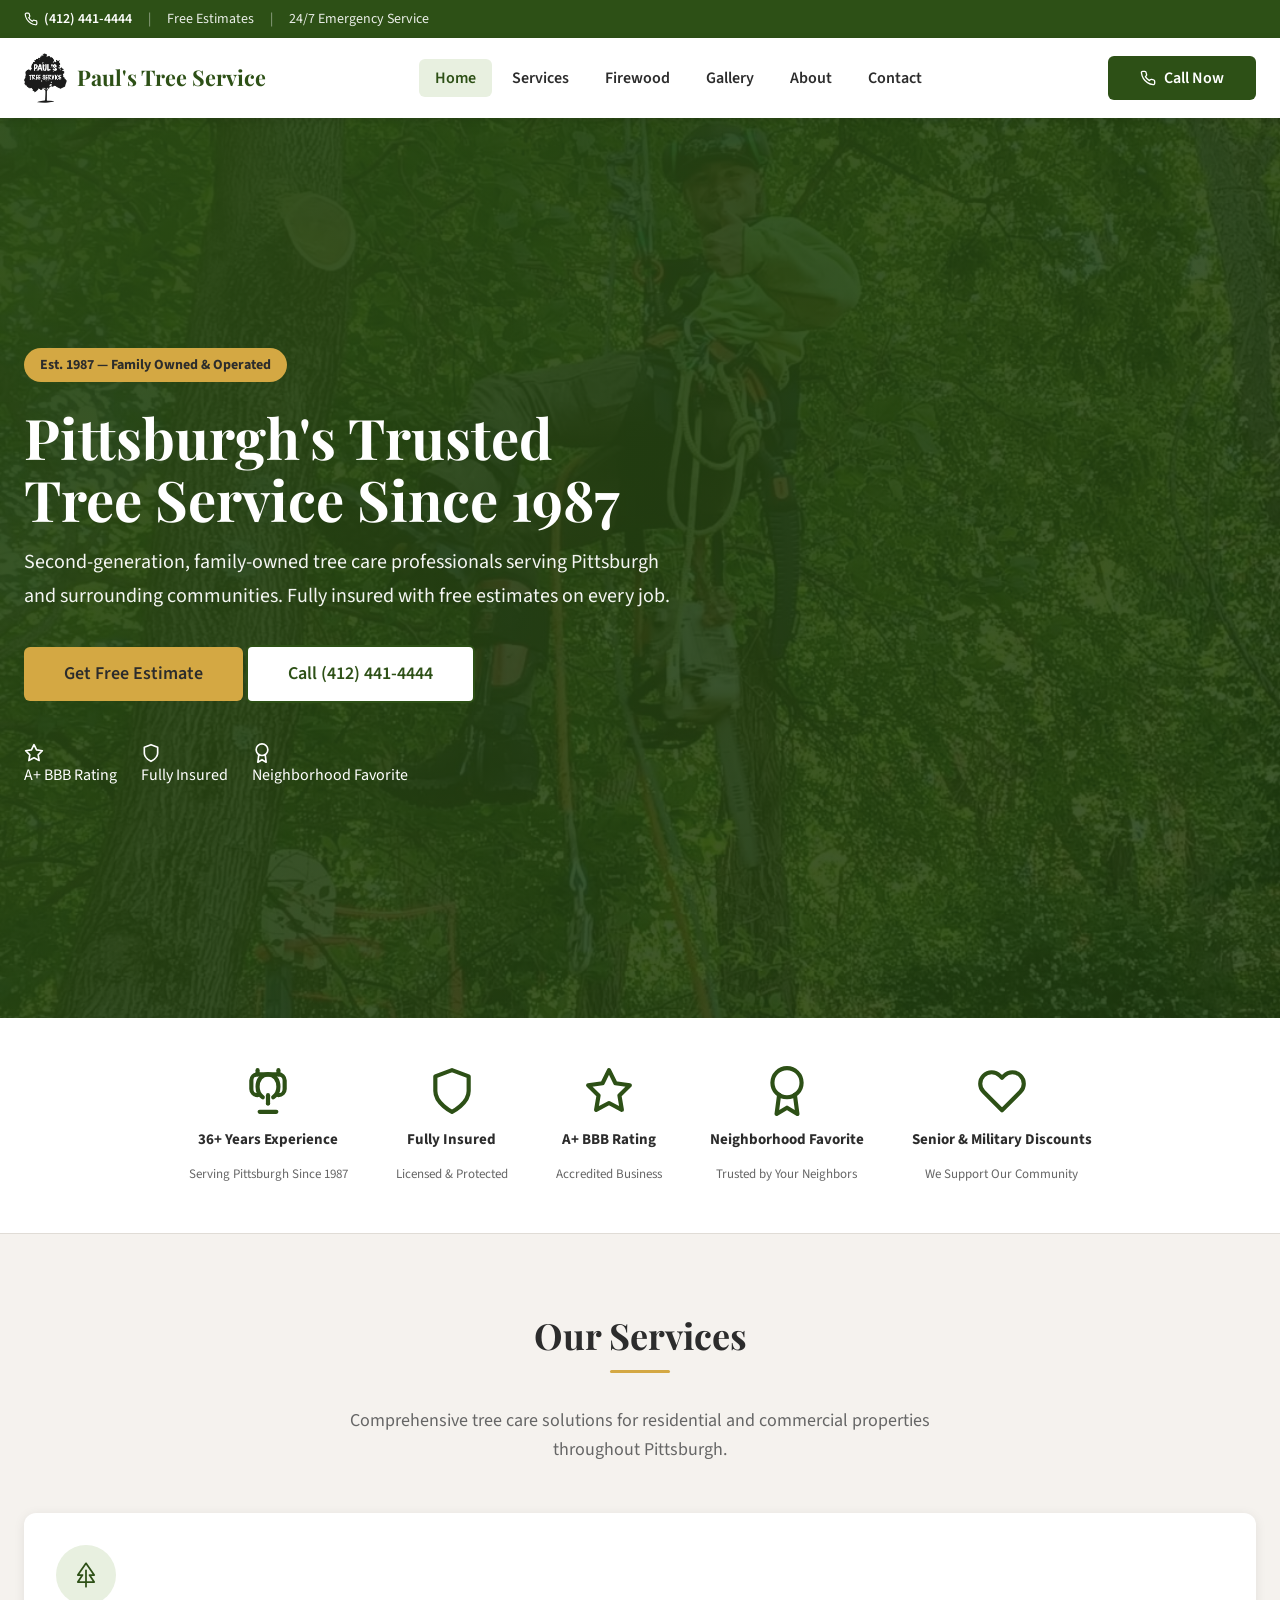
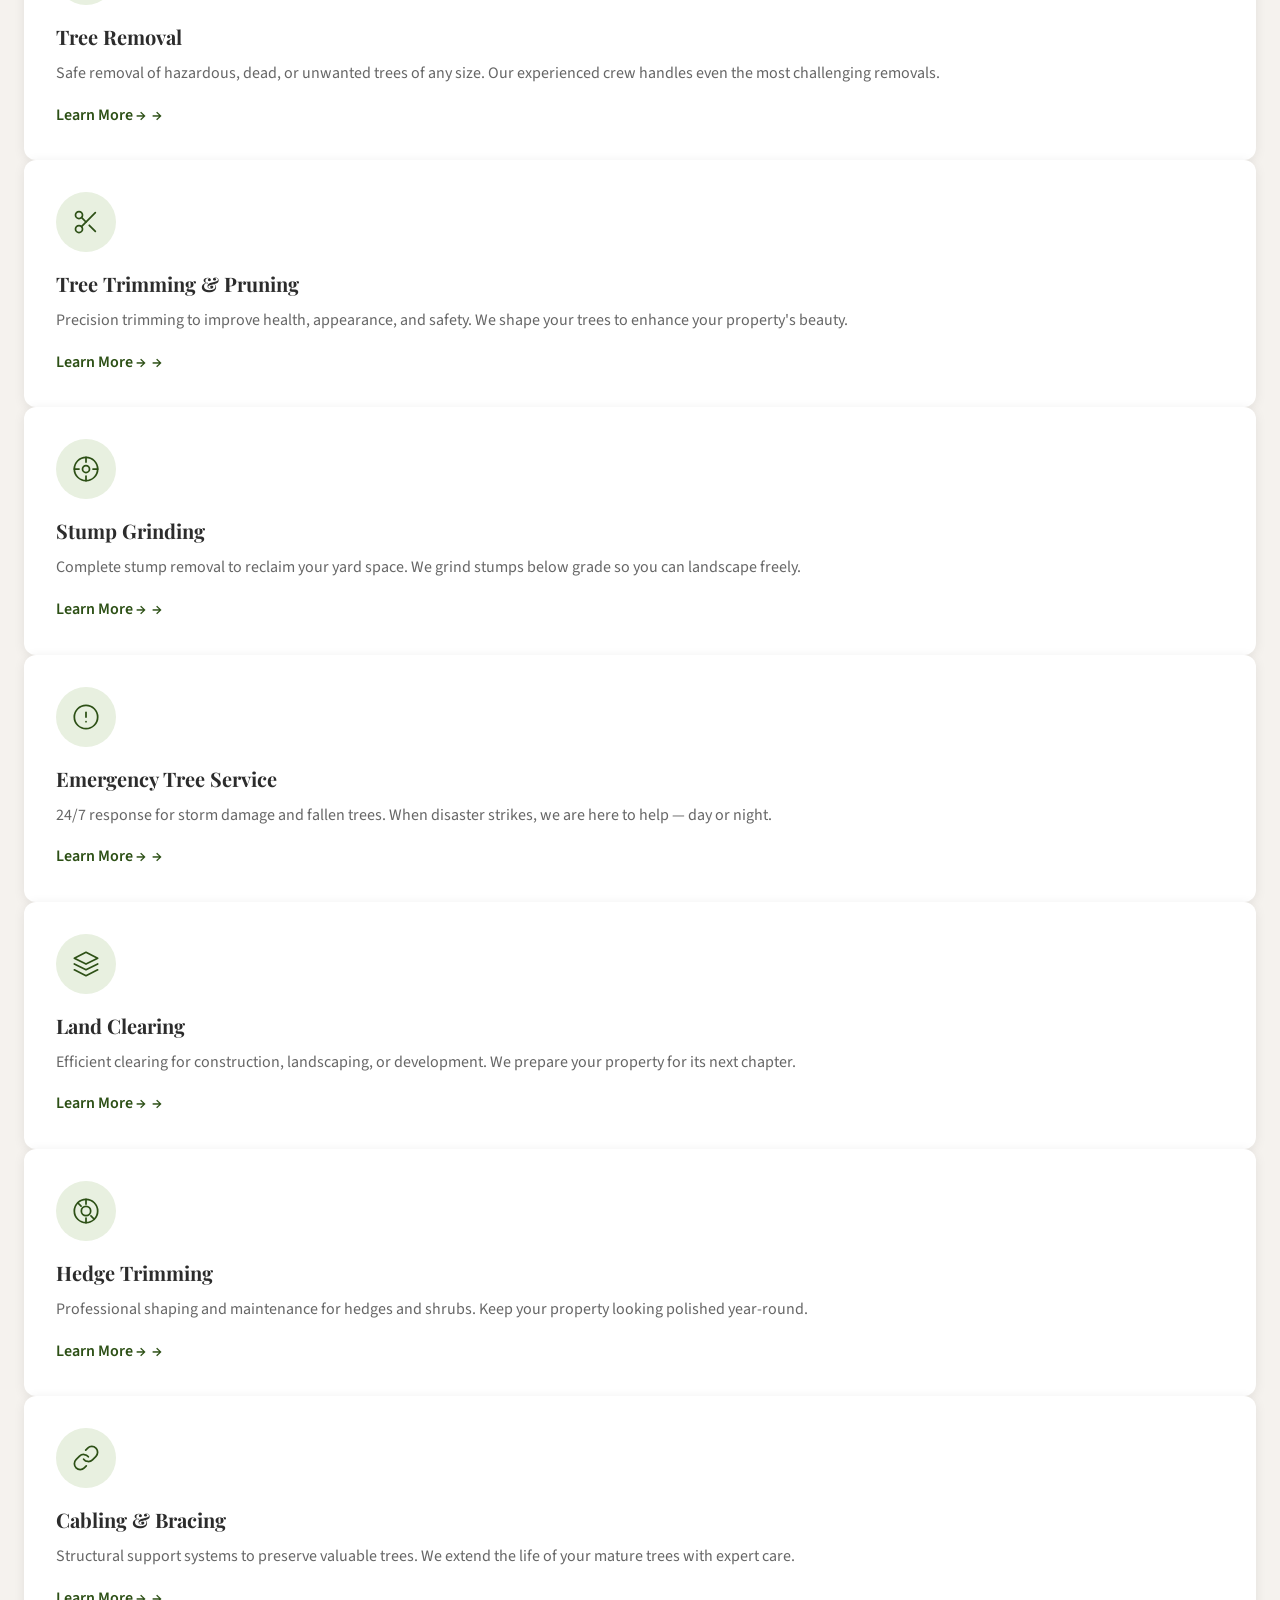
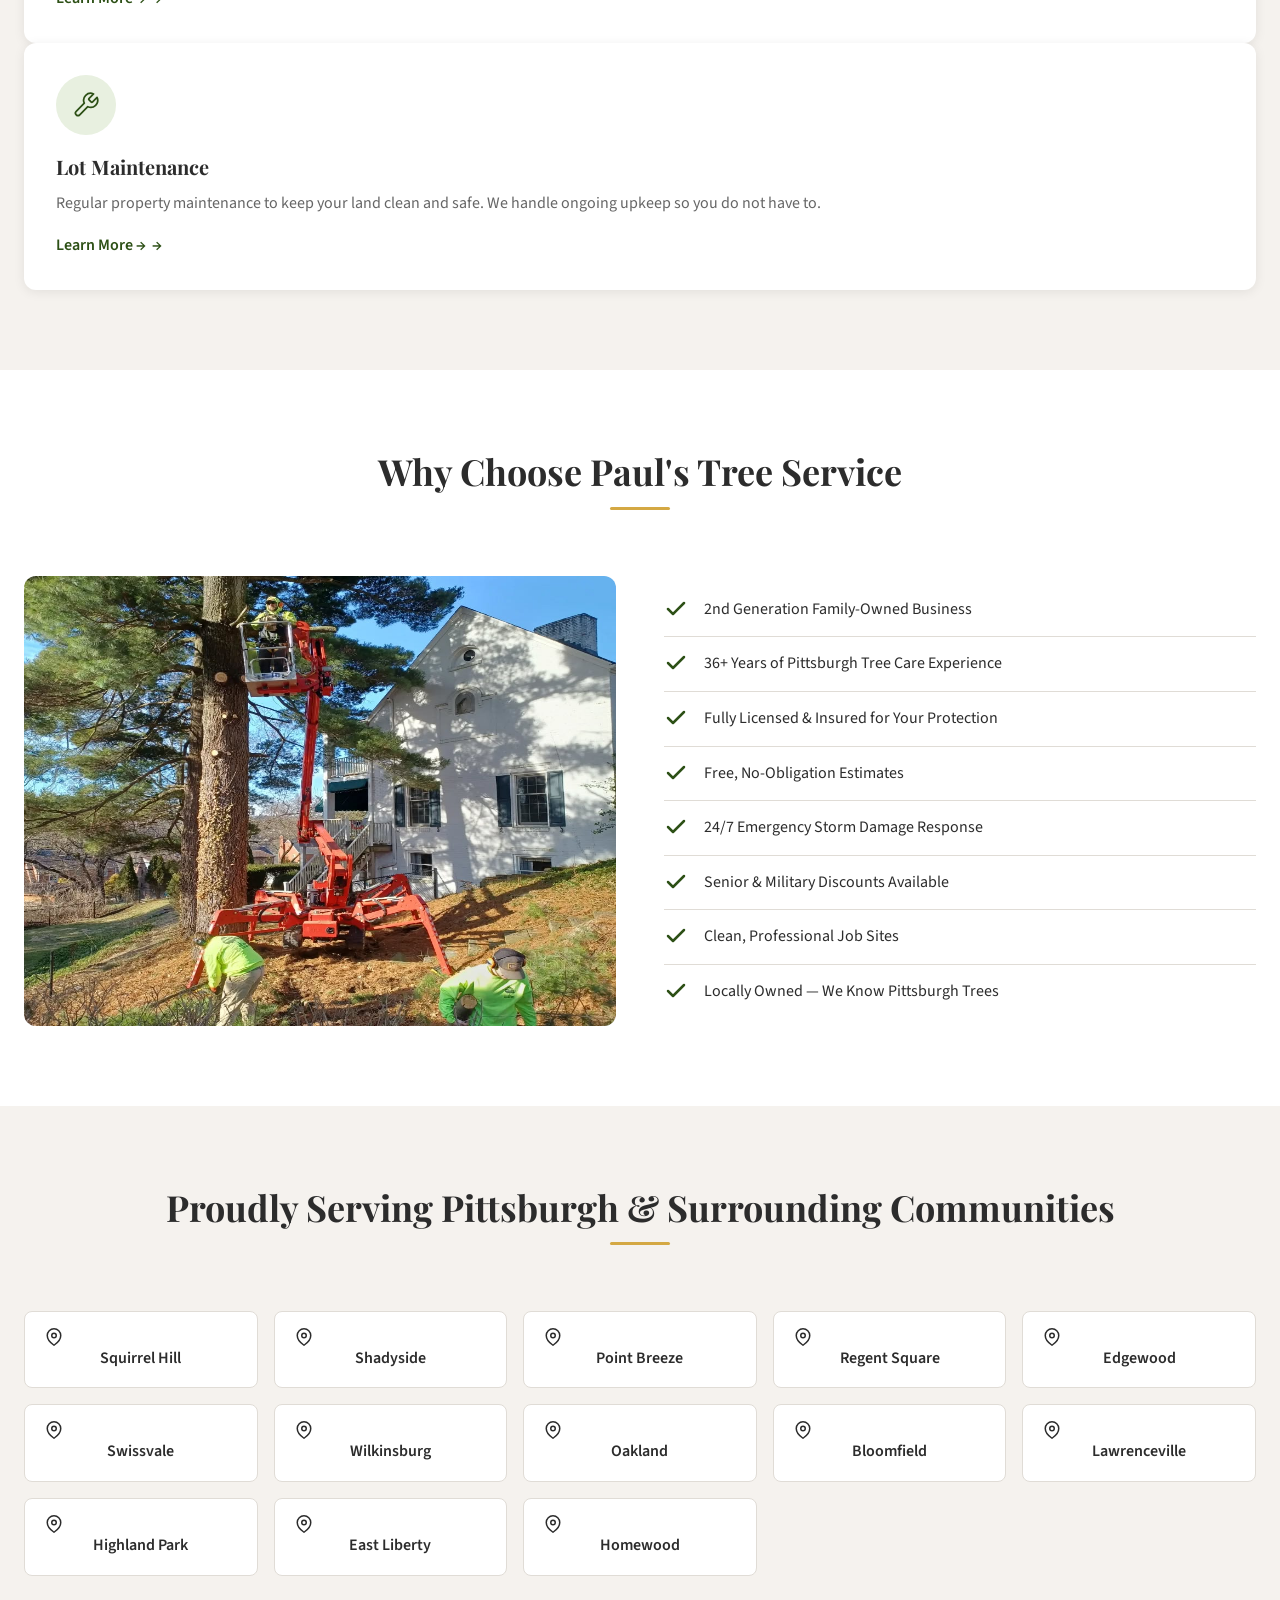
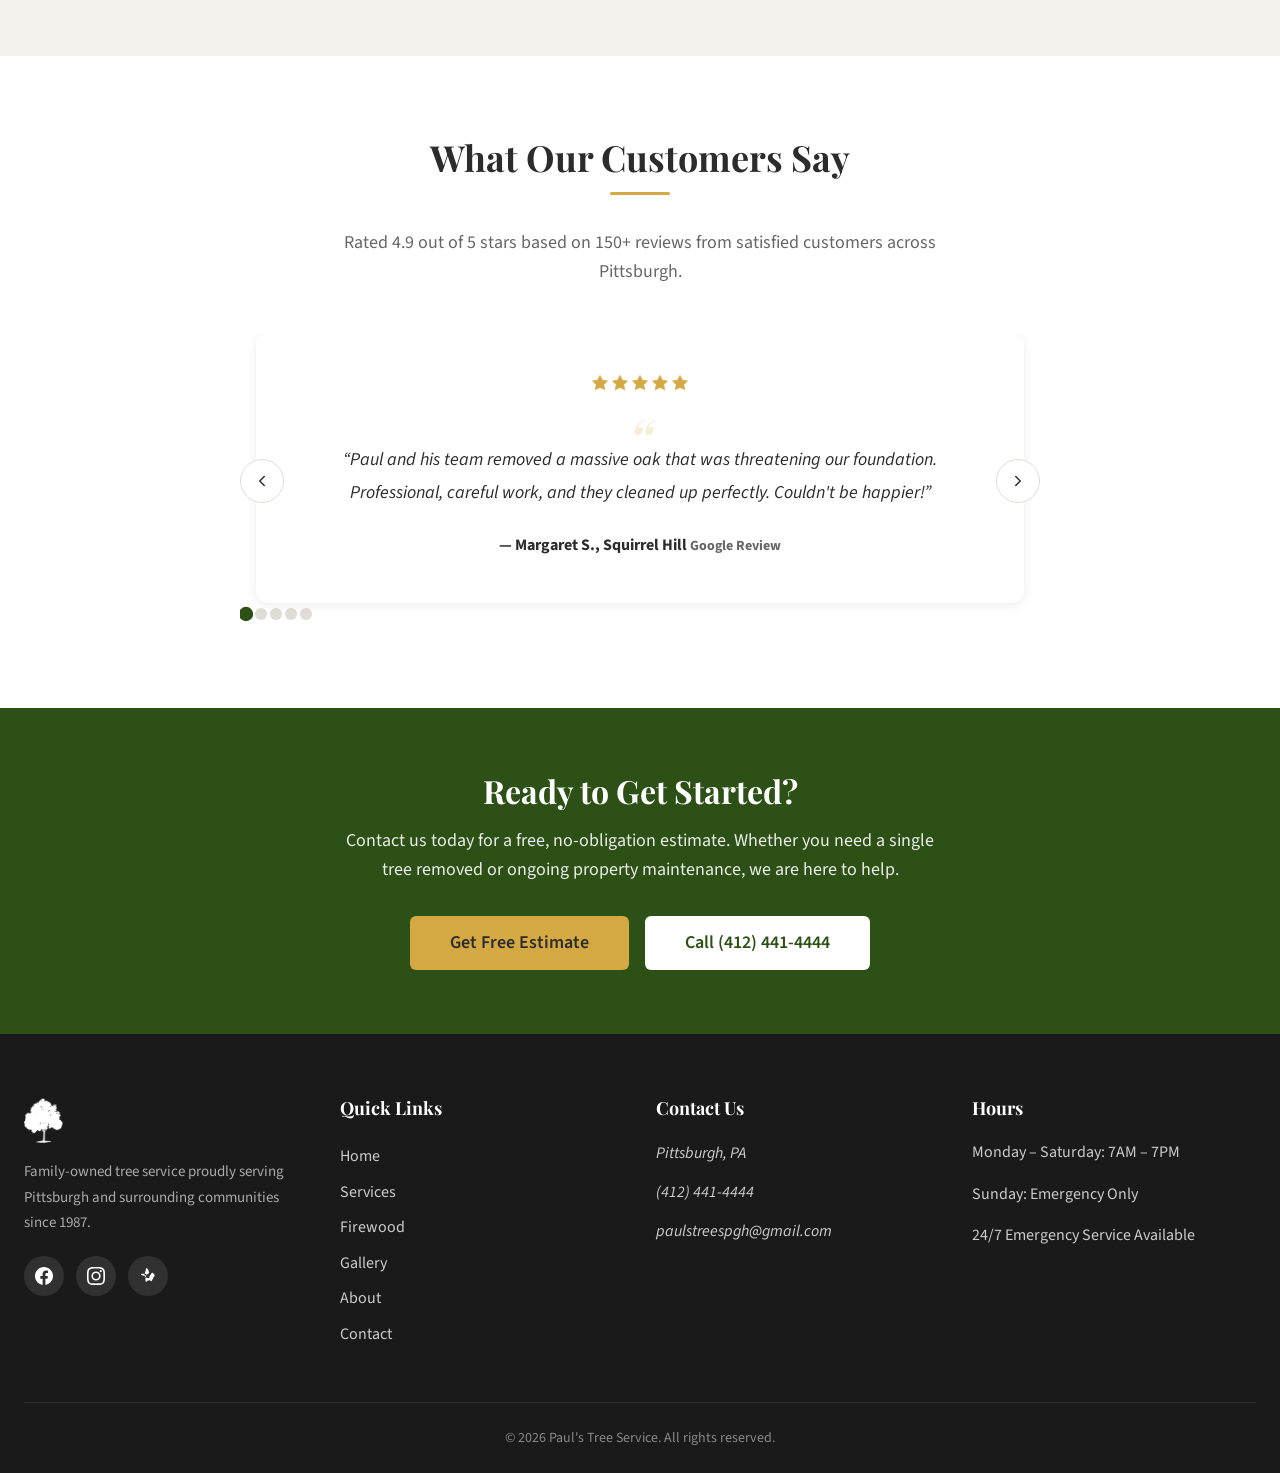
<file: index.html>
<!DOCTYPE html>
<html lang="en">
<head>
  <meta charset="UTF-8">
  <meta name="viewport" content="width=device-width, initial-scale=1.0">
  <title>Paul's Tree Service | Pittsburgh Tree Removal, Trimming &amp; Stump Grinding Since 1987</title>
  <meta name="description" content="Pittsburgh's trusted family-owned tree service since 1987. Expert tree removal, trimming, stump grinding &amp; emergency service. Fully insured, free estimates. Call (412) 441-4444.">

  <!-- Open Graph -->
  <meta property="og:title" content="Paul's Tree Service | Pittsburgh Tree Removal, Trimming &amp; Stump Grinding Since 1987">
  <meta property="og:description" content="Pittsburgh's trusted family-owned tree service since 1987. Expert tree removal, trimming, stump grinding &amp; emergency service. Fully insured, free estimates. Call (412) 441-4444.">
  <meta property="og:image" content="https://pauls-tree-service.com/images/og-image.jpg">
  <meta property="og:url" content="https://pauls-tree-service.com/">
  <meta property="og:type" content="website">
  <meta property="og:locale" content="en_US">

  <!-- Twitter Card -->
  <meta name="twitter:card" content="summary_large_image">
  <meta name="twitter:title" content="Paul's Tree Service | Pittsburgh Tree Removal, Trimming &amp; Stump Grinding Since 1987">
  <meta name="twitter:description" content="Pittsburgh's trusted family-owned tree service since 1987. Expert tree removal, trimming, stump grinding &amp; emergency service. Fully insured, free estimates. Call (412) 441-4444.">
  <meta name="twitter:image" content="https://pauls-tree-service.com/images/og-image.jpg">

  <!-- Geo Meta Tags -->
  <meta name="geo.region" content="US-PA">
  <meta name="geo.placename" content="Pittsburgh">
  <meta name="geo.position" content="40.4406;-79.9959">
  <meta name="ICBM" content="40.4406, -79.9959">

  <!-- Canonical -->
  <link rel="canonical" href="https://pauls-tree-service.com/">

  <!-- Preconnect to Google Fonts -->
  <link rel="preconnect" href="https://fonts.googleapis.com">
  <link rel="preconnect" href="https://fonts.gstatic.com" crossorigin>

  <!-- Google Fonts -->
  <link href="https://fonts.googleapis.com/css2?family=Playfair+Display:wght@400;700;900&family=Source+Sans+3:wght@300;400;600;700&display=swap" rel="stylesheet">

  <!-- Stylesheet -->
  <link rel="stylesheet" href="css/style.css">

  <!-- Favicons -->
  <link rel="icon" type="image/png" sizes="32x32" href="images/favicon-32x32.svg">
  <link rel="icon" type="image/png" sizes="16x16" href="images/favicon-16x16.svg">
  <link rel="apple-touch-icon" sizes="180x180" href="images/apple-touch-icon.svg">
  <link rel="manifest" href="site.webmanifest">

  <!-- Schema.org JSON-LD -->
  <script type="application/ld+json">
  {
    "@context": "https://schema.org",
    "@type": "TreeService",
    "name": "Paul's Tree Service",
    "url": "https://pauls-tree-service.com/",
    "telephone": "+14124414444",
    "email": "paulstreespgh@gmail.com",
    "foundingDate": "1987",
    "founder": {
      "@type": "Person",
      "name": "Paul Gregorius"
    },
    "address": {
      "@type": "PostalAddress",
      "addressLocality": "Pittsburgh",
      "addressRegion": "PA",
      "postalCode": "15217",
      "addressCountry": "US"
    },
    "geo": {
      "@type": "GeoCoordinates",
      "latitude": 40.4406,
      "longitude": -79.9959
    },
    "areaServed": [
      "Squirrel Hill",
      "Shadyside",
      "Point Breeze",
      "Regent Square",
      "Edgewood",
      "Swissvale",
      "Wilkinsburg",
      "Oakland",
      "Bloomfield",
      "Lawrenceville",
      "Highland Park",
      "East Liberty",
      "Homewood"
    ],
    "priceRange": "$$",
    "aggregateRating": {
      "@type": "AggregateRating",
      "ratingValue": "4.9",
      "bestRating": "5",
      "ratingCount": "150"
    },
    "openingHoursSpecification": [
      {
        "@type": "OpeningHoursSpecification",
        "dayOfWeek": ["Monday", "Tuesday", "Wednesday", "Thursday", "Friday", "Saturday"],
        "opens": "07:00",
        "closes": "19:00"
      }
    ],
    "sameAs": [
      "https://www.facebook.com/PaulGregorius86/",
      "https://www.instagram.com/paulstreespgh",
      "https://www.yelp.com/biz/pauls-tree-service-no-title",
      "https://www.bbb.org/us/pa/pittsburgh/profile/tree-service/pauls-tree-service-0141-11001605",
      "https://www.angi.com/companylist/us/pa/pittsburgh/paul%27s-tree-service-reviews-6303012.htm"
    ],
    "hasOfferCatalog": {
      "@type": "OfferCatalog",
      "name": "Tree Care Services",
      "itemListElement": [
        {
          "@type": "Offer",
          "itemOffered": {
            "@type": "Service",
            "name": "Tree Removal",
            "description": "Safe removal of hazardous, dead, or unwanted trees of any size"
          }
        },
        {
          "@type": "Offer",
          "itemOffered": {
            "@type": "Service",
            "name": "Tree Trimming & Pruning",
            "description": "Precision trimming to improve health, appearance, and safety"
          }
        },
        {
          "@type": "Offer",
          "itemOffered": {
            "@type": "Service",
            "name": "Stump Grinding",
            "description": "Complete stump removal to reclaim your yard space"
          }
        },
        {
          "@type": "Offer",
          "itemOffered": {
            "@type": "Service",
            "name": "Emergency Tree Service",
            "description": "24/7 response for storm damage and fallen trees"
          }
        },
        {
          "@type": "Offer",
          "itemOffered": {
            "@type": "Service",
            "name": "Land Clearing",
            "description": "Efficient clearing for construction, landscaping, or development"
          }
        },
        {
          "@type": "Offer",
          "itemOffered": {
            "@type": "Service",
            "name": "Hedge Trimming",
            "description": "Professional shaping and maintenance for hedges and shrubs"
          }
        },
        {
          "@type": "Offer",
          "itemOffered": {
            "@type": "Service",
            "name": "Cabling & Bracing",
            "description": "Structural support systems to preserve valuable trees"
          }
        },
        {
          "@type": "Offer",
          "itemOffered": {
            "@type": "Service",
            "name": "Lot Maintenance",
            "description": "Regular property maintenance to keep your land clean and safe"
          }
        }
      ]
    }
  }
  </script>
</head>
<body>

  <!-- Skip Navigation -->
  <a href="#main" class="skip-link">Skip to main content</a>

  <!-- Top Bar -->
  <div class="top-bar">
    <div class="container">
      <div class="top-bar__left">
        <a href="tel:+14124414444" class="top-bar__phone">
          <svg xmlns="http://www.w3.org/2000/svg" width="16" height="16" viewBox="0 0 24 24" fill="none" stroke="currentColor" stroke-width="2" stroke-linecap="round" stroke-linejoin="round"><path d="M22 16.92v3a2 2 0 0 1-2.18 2 19.79 19.79 0 0 1-8.63-3.07 19.5 19.5 0 0 1-6-6 19.79 19.79 0 0 1-3.07-8.67A2 2 0 0 1 4.11 2h3a2 2 0 0 1 2 1.72 12.84 12.84 0 0 0 .7 2.81 2 2 0 0 1-.45 2.11L8.09 9.91a16 16 0 0 0 6 6l1.27-1.27a2 2 0 0 1 2.11-.45 12.84 12.84 0 0 0 2.81.7A2 2 0 0 1 22 16.92z"/></svg>
          (412) 441-4444
        </a>
        <span class="top-bar__divider">|</span>
        <span class="top-bar__text">Free Estimates</span>
        <span class="top-bar__divider">|</span>
        <span class="top-bar__text">24/7 Emergency Service</span>
      </div>
    </div>
  </div>

  <!-- Header -->
  <header class="header" id="header">
    <div class="container">
      <a href="index.html" class="header__logo">
        <img src="images/logo.png" alt="Paul's Tree Service" width="180" height="60">
        <span class="header__logo-text">Paul's Tree Service</span>
      </a>
      <nav class="header__nav" id="nav" aria-label="Main navigation">
        <ul class="header__nav-list">
          <li><a href="index.html" class="header__nav-link header__nav-link--active">Home</a></li>
          <li><a href="services.html" class="header__nav-link">Services</a></li>
          <li><a href="firewood.html" class="header__nav-link">Firewood</a></li>
          <li><a href="gallery.html" class="header__nav-link">Gallery</a></li>
          <li><a href="about.html" class="header__nav-link">About</a></li>
          <li><a href="contact.html" class="header__nav-link">Contact</a></li>
        </ul>
      </nav>
      <a href="tel:+14124414444" class="btn btn--primary header__cta">
        <svg xmlns="http://www.w3.org/2000/svg" width="18" height="18" viewBox="0 0 24 24" fill="none" stroke="currentColor" stroke-width="2" stroke-linecap="round" stroke-linejoin="round"><path d="M22 16.92v3a2 2 0 0 1-2.18 2 19.79 19.79 0 0 1-8.63-3.07 19.5 19.5 0 0 1-6-6 19.79 19.79 0 0 1-3.07-8.67A2 2 0 0 1 4.11 2h3a2 2 0 0 1 2 1.72 12.84 12.84 0 0 0 .7 2.81 2 2 0 0 1-.45 2.11L8.09 9.91a16 16 0 0 0 6 6l1.27-1.27a2 2 0 0 1 2.11-.45 12.84 12.84 0 0 0 2.81.7A2 2 0 0 1 22 16.92z"/></svg>
        Call Now
      </a>
      <button class="header__menu-toggle" id="menu-toggle" aria-label="Toggle navigation menu" aria-expanded="false">
        <span class="header__menu-icon"></span>
      </button>
    </div>
  </header>

  <!-- Main Content -->
  <main id="main">

    <!-- Hero Section -->
    <section class="hero">
      <div class="hero__bg" style="background-image: url('images/hero-tree-service.jpg')"></div>
      <div class="hero__overlay"></div>
      <div class="hero__content">
        <div class="container">
          <span class="hero__badge">Est. 1987 &mdash; Family Owned &amp; Operated</span>
          <h1 class="hero__title">Pittsburgh's Trusted Tree Service Since 1987</h1>
          <p class="hero__subtitle">Second-generation, family-owned tree care professionals serving Pittsburgh and surrounding communities. Fully insured with free estimates on every job.</p>
          <div class="hero__actions">
            <a href="contact.html" class="btn btn--accent btn--large">Get Free Estimate</a>
            <a href="tel:+14124414444" class="btn btn--secondary btn--large btn--white">Call (412) 441-4444</a>
          </div>
          <div class="hero__badges">
            <div class="hero__badges-item">
              <svg xmlns="http://www.w3.org/2000/svg" width="20" height="20" viewBox="0 0 24 24" fill="none" stroke="currentColor" stroke-width="2" stroke-linecap="round" stroke-linejoin="round"><path d="M12 2l3.09 6.26L22 9.27l-5 4.87 1.18 6.88L12 17.77l-6.18 3.25L7 14.14 2 9.27l6.91-1.01L12 2z"/></svg>
              <span>A+ BBB Rating</span>
            </div>
            <div class="hero__badges-item">
              <svg xmlns="http://www.w3.org/2000/svg" width="20" height="20" viewBox="0 0 24 24" fill="none" stroke="currentColor" stroke-width="2" stroke-linecap="round" stroke-linejoin="round"><path d="M12 22s8-4 8-10V5l-8-3-8 3v7c0 6 8 10 8 10z"/></svg>
              <span>Fully Insured</span>
            </div>
            <div class="hero__badges-item">
              <svg xmlns="http://www.w3.org/2000/svg" width="20" height="20" viewBox="0 0 24 24" fill="none" stroke="currentColor" stroke-width="2" stroke-linecap="round" stroke-linejoin="round"><circle cx="12" cy="8" r="7"/><polyline points="8.21 13.89 7 23 12 20 17 23 15.79 13.88"/></svg>
              <span>Neighborhood Favorite</span>
            </div>
          </div>
        </div>
      </div>
    </section>

    <!-- Trust Bar -->
    <section class="trust-bar">
      <div class="container">
        <div class="trust-bar__grid">
          <div class="trust-bar__item">
            <svg xmlns="http://www.w3.org/2000/svg" width="32" height="32" viewBox="0 0 24 24" fill="none" stroke="currentColor" stroke-width="2" stroke-linecap="round" stroke-linejoin="round" class="trust-bar__icon"><path d="M17 14c1.66 0 3-1.34 3-3V7c0-1.66-1.34-3-3-3H7C5.34 4 4 5.34 4 7v4c0 1.66 1.34 3 3 3"/><path d="M12 14v4"/><path d="M8 22h8"/><path d="M12 18h0"/><path d="M7 4V2"/><path d="M17 4V2"/><path d="M12 4c-3 0-5 2.5-5 6 0 2 1 4 2.5 5"/><path d="M12 4c3 0 5 2.5 5 6 0 2-1 4-2.5 5"/></svg>
            <span class="trust-bar__label">36+ Years Experience</span>
            <span class="trust-bar__sublabel">Serving Pittsburgh Since 1987</span>
          </div>
          <div class="trust-bar__item">
            <svg xmlns="http://www.w3.org/2000/svg" width="32" height="32" viewBox="0 0 24 24" fill="none" stroke="currentColor" stroke-width="2" stroke-linecap="round" stroke-linejoin="round" class="trust-bar__icon"><path d="M12 22s8-4 8-10V5l-8-3-8 3v7c0 6 8 10 8 10z"/></svg>
            <span class="trust-bar__label">Fully Insured</span>
            <span class="trust-bar__sublabel">Licensed &amp; Protected</span>
          </div>
          <div class="trust-bar__item">
            <svg xmlns="http://www.w3.org/2000/svg" width="32" height="32" viewBox="0 0 24 24" fill="none" stroke="currentColor" stroke-width="2" stroke-linecap="round" stroke-linejoin="round" class="trust-bar__icon"><path d="M12 2l3.09 6.26L22 9.27l-5 4.87 1.18 6.88L12 17.77l-6.18 3.25L7 14.14 2 9.27l6.91-1.01L12 2z"/></svg>
            <span class="trust-bar__label">A+ BBB Rating</span>
            <span class="trust-bar__sublabel">Accredited Business</span>
          </div>
          <div class="trust-bar__item">
            <svg xmlns="http://www.w3.org/2000/svg" width="32" height="32" viewBox="0 0 24 24" fill="none" stroke="currentColor" stroke-width="2" stroke-linecap="round" stroke-linejoin="round" class="trust-bar__icon"><circle cx="12" cy="8" r="7"/><polyline points="8.21 13.89 7 23 12 20 17 23 15.79 13.88"/></svg>
            <span class="trust-bar__label">Neighborhood Favorite</span>
            <span class="trust-bar__sublabel">Trusted by Your Neighbors</span>
          </div>
          <div class="trust-bar__item">
            <svg xmlns="http://www.w3.org/2000/svg" width="32" height="32" viewBox="0 0 24 24" fill="none" stroke="currentColor" stroke-width="2" stroke-linecap="round" stroke-linejoin="round" class="trust-bar__icon"><path d="M20.84 4.61a5.5 5.5 0 0 0-7.78 0L12 5.67l-1.06-1.06a5.5 5.5 0 0 0-7.78 7.78l1.06 1.06L12 21.23l7.78-7.78 1.06-1.06a5.5 5.5 0 0 0 0-7.78z"/></svg>
            <span class="trust-bar__label">Senior &amp; Military Discounts</span>
            <span class="trust-bar__sublabel">We Support Our Community</span>
          </div>
        </div>
      </div>
    </section>

    <!-- Services Overview -->
    <section class="section" id="services">
      <div class="container">
        <div class="section__header">
          <h2 class="section__title">Our Services</h2>
          <p class="section__subtitle">Comprehensive tree care solutions for residential and commercial properties throughout Pittsburgh.</p>
        </div>
        <div class="card-grid">

          <!-- Tree Removal -->
          <div class="card">
            <div class="card__icon">
              <svg xmlns="http://www.w3.org/2000/svg" width="40" height="40" viewBox="0 0 24 24" fill="none" stroke="currentColor" stroke-width="1.5" stroke-linecap="round" stroke-linejoin="round"><path d="M12 22V8"/><path d="M5 12l7-10 7 10h-4l4 6H5l4-6H5z"/></svg>
            </div>
            <h3 class="card__title">Tree Removal</h3>
            <p class="card__text">Safe removal of hazardous, dead, or unwanted trees of any size. Our experienced crew handles even the most challenging removals.</p>
            <a href="services.html#tree-removal" class="card__link">Learn More &rarr;</a>
          </div>

          <!-- Tree Trimming & Pruning -->
          <div class="card">
            <div class="card__icon">
              <svg xmlns="http://www.w3.org/2000/svg" width="40" height="40" viewBox="0 0 24 24" fill="none" stroke="currentColor" stroke-width="1.5" stroke-linecap="round" stroke-linejoin="round"><circle cx="6" cy="6" r="3"/><path d="M8.12 8.12L12 12"/><path d="M20 4L8.12 15.88"/><circle cx="6" cy="18" r="3"/><path d="M14.8 14.8L20 20"/></svg>
            </div>
            <h3 class="card__title">Tree Trimming &amp; Pruning</h3>
            <p class="card__text">Precision trimming to improve health, appearance, and safety. We shape your trees to enhance your property's beauty.</p>
            <a href="services.html#tree-trimming" class="card__link">Learn More &rarr;</a>
          </div>

          <!-- Stump Grinding -->
          <div class="card">
            <div class="card__icon">
              <svg xmlns="http://www.w3.org/2000/svg" width="40" height="40" viewBox="0 0 24 24" fill="none" stroke="currentColor" stroke-width="1.5" stroke-linecap="round" stroke-linejoin="round"><circle cx="12" cy="12" r="10"/><circle cx="12" cy="12" r="3"/><line x1="12" y1="2" x2="12" y2="6"/><line x1="12" y1="18" x2="12" y2="22"/><line x1="2" y1="12" x2="6" y2="12"/><line x1="18" y1="12" x2="22" y2="12"/></svg>
            </div>
            <h3 class="card__title">Stump Grinding</h3>
            <p class="card__text">Complete stump removal to reclaim your yard space. We grind stumps below grade so you can landscape freely.</p>
            <a href="services.html#stump-grinding" class="card__link">Learn More &rarr;</a>
          </div>

          <!-- Emergency Tree Service -->
          <div class="card">
            <div class="card__icon">
              <svg xmlns="http://www.w3.org/2000/svg" width="40" height="40" viewBox="0 0 24 24" fill="none" stroke="currentColor" stroke-width="1.5" stroke-linecap="round" stroke-linejoin="round"><circle cx="12" cy="12" r="10"/><line x1="12" y1="8" x2="12" y2="12"/><line x1="12" y1="16" x2="12.01" y2="16"/></svg>
            </div>
            <h3 class="card__title">Emergency Tree Service</h3>
            <p class="card__text">24/7 response for storm damage and fallen trees. When disaster strikes, we are here to help — day or night.</p>
            <a href="services.html#emergency-service" class="card__link">Learn More &rarr;</a>
          </div>

          <!-- Land Clearing -->
          <div class="card">
            <div class="card__icon">
              <svg xmlns="http://www.w3.org/2000/svg" width="40" height="40" viewBox="0 0 24 24" fill="none" stroke="currentColor" stroke-width="1.5" stroke-linecap="round" stroke-linejoin="round"><polygon points="12 2 2 7 12 12 22 7 12 2"/><polyline points="2 17 12 22 22 17"/><polyline points="2 12 12 17 22 12"/></svg>
            </div>
            <h3 class="card__title">Land Clearing</h3>
            <p class="card__text">Efficient clearing for construction, landscaping, or development. We prepare your property for its next chapter.</p>
            <a href="services.html#land-clearing" class="card__link">Learn More &rarr;</a>
          </div>

          <!-- Hedge Trimming -->
          <div class="card">
            <div class="card__icon">
              <svg xmlns="http://www.w3.org/2000/svg" width="40" height="40" viewBox="0 0 24 24" fill="none" stroke="currentColor" stroke-width="1.5" stroke-linecap="round" stroke-linejoin="round"><path d="M12 2a10 10 0 0 1 0 20 10 10 0 0 1 0-20z"/><path d="M12 8c-2.2 0-4 1.8-4 4s1.8 4 4 4 4-1.8 4-4-1.8-4-4-4z"/><path d="M12 2v4"/><path d="M12 18v4"/><path d="M4.93 4.93l2.83 2.83"/><path d="M16.24 16.24l2.83 2.83"/></svg>
            </div>
            <h3 class="card__title">Hedge Trimming</h3>
            <p class="card__text">Professional shaping and maintenance for hedges and shrubs. Keep your property looking polished year-round.</p>
            <a href="services.html#hedge-trimming" class="card__link">Learn More &rarr;</a>
          </div>

          <!-- Cabling & Bracing -->
          <div class="card">
            <div class="card__icon">
              <svg xmlns="http://www.w3.org/2000/svg" width="40" height="40" viewBox="0 0 24 24" fill="none" stroke="currentColor" stroke-width="1.5" stroke-linecap="round" stroke-linejoin="round"><path d="M10 13a5 5 0 0 0 7.54.54l3-3a5 5 0 0 0-7.07-7.07l-1.72 1.71"/><path d="M14 11a5 5 0 0 0-7.54-.54l-3 3a5 5 0 0 0 7.07 7.07l1.71-1.71"/></svg>
            </div>
            <h3 class="card__title">Cabling &amp; Bracing</h3>
            <p class="card__text">Structural support systems to preserve valuable trees. We extend the life of your mature trees with expert care.</p>
            <a href="services.html#cabling-bracing" class="card__link">Learn More &rarr;</a>
          </div>

          <!-- Lot Maintenance -->
          <div class="card">
            <div class="card__icon">
              <svg xmlns="http://www.w3.org/2000/svg" width="40" height="40" viewBox="0 0 24 24" fill="none" stroke="currentColor" stroke-width="1.5" stroke-linecap="round" stroke-linejoin="round"><path d="M14.7 6.3a1 1 0 0 0 0 1.4l1.6 1.6a1 1 0 0 0 1.4 0l3.77-3.77a6 6 0 0 1-7.94 7.94l-6.91 6.91a2.12 2.12 0 0 1-3-3l6.91-6.91a6 6 0 0 1 7.94-7.94l-3.76 3.76z"/></svg>
            </div>
            <h3 class="card__title">Lot Maintenance</h3>
            <p class="card__text">Regular property maintenance to keep your land clean and safe. We handle ongoing upkeep so you do not have to.</p>
            <a href="services.html#lot-maintenance" class="card__link">Learn More &rarr;</a>
          </div>

        </div>
      </div>
    </section>

    <!-- Why Choose Us -->
    <section class="section section--alt" id="why-choose-us">
      <div class="container">
        <div class="section__header">
          <h2 class="section__title">Why Choose Paul's Tree Service</h2>
        </div>
        <div class="why-us">
          <div class="why-us__image">
            <img src="images/services/tree-team.jpg" alt="Paul's Tree Service crew working on a tree removal job in Pittsburgh" width="600" height="450" loading="lazy">
          </div>
          <div class="why-us__content">
            <ul class="why-us__list">
              <li class="why-us__list-item">
                <svg xmlns="http://www.w3.org/2000/svg" width="24" height="24" viewBox="0 0 24 24" fill="none" stroke="#2D5016" stroke-width="2.5" stroke-linecap="round" stroke-linejoin="round"><polyline points="20 6 9 17 4 12"/></svg>
                <span>2nd Generation Family-Owned Business</span>
              </li>
              <li class="why-us__list-item">
                <svg xmlns="http://www.w3.org/2000/svg" width="24" height="24" viewBox="0 0 24 24" fill="none" stroke="#2D5016" stroke-width="2.5" stroke-linecap="round" stroke-linejoin="round"><polyline points="20 6 9 17 4 12"/></svg>
                <span>36+ Years of Pittsburgh Tree Care Experience</span>
              </li>
              <li class="why-us__list-item">
                <svg xmlns="http://www.w3.org/2000/svg" width="24" height="24" viewBox="0 0 24 24" fill="none" stroke="#2D5016" stroke-width="2.5" stroke-linecap="round" stroke-linejoin="round"><polyline points="20 6 9 17 4 12"/></svg>
                <span>Fully Licensed &amp; Insured for Your Protection</span>
              </li>
              <li class="why-us__list-item">
                <svg xmlns="http://www.w3.org/2000/svg" width="24" height="24" viewBox="0 0 24 24" fill="none" stroke="#2D5016" stroke-width="2.5" stroke-linecap="round" stroke-linejoin="round"><polyline points="20 6 9 17 4 12"/></svg>
                <span>Free, No-Obligation Estimates</span>
              </li>
              <li class="why-us__list-item">
                <svg xmlns="http://www.w3.org/2000/svg" width="24" height="24" viewBox="0 0 24 24" fill="none" stroke="#2D5016" stroke-width="2.5" stroke-linecap="round" stroke-linejoin="round"><polyline points="20 6 9 17 4 12"/></svg>
                <span>24/7 Emergency Storm Damage Response</span>
              </li>
              <li class="why-us__list-item">
                <svg xmlns="http://www.w3.org/2000/svg" width="24" height="24" viewBox="0 0 24 24" fill="none" stroke="#2D5016" stroke-width="2.5" stroke-linecap="round" stroke-linejoin="round"><polyline points="20 6 9 17 4 12"/></svg>
                <span>Senior &amp; Military Discounts Available</span>
              </li>
              <li class="why-us__list-item">
                <svg xmlns="http://www.w3.org/2000/svg" width="24" height="24" viewBox="0 0 24 24" fill="none" stroke="#2D5016" stroke-width="2.5" stroke-linecap="round" stroke-linejoin="round"><polyline points="20 6 9 17 4 12"/></svg>
                <span>Clean, Professional Job Sites</span>
              </li>
              <li class="why-us__list-item">
                <svg xmlns="http://www.w3.org/2000/svg" width="24" height="24" viewBox="0 0 24 24" fill="none" stroke="#2D5016" stroke-width="2.5" stroke-linecap="round" stroke-linejoin="round"><polyline points="20 6 9 17 4 12"/></svg>
                <span>Locally Owned &mdash; We Know Pittsburgh Trees</span>
              </li>
            </ul>
          </div>
        </div>
      </div>
    </section>

    <!-- Service Areas -->
    <section class="section" id="service-areas">
      <div class="container">
        <div class="section__header">
          <h2 class="section__title">Proudly Serving Pittsburgh &amp; Surrounding Communities</h2>
        </div>
        <div class="areas-grid">
          <div class="areas-grid__item">
            <svg xmlns="http://www.w3.org/2000/svg" width="18" height="18" viewBox="0 0 24 24" fill="none" stroke="currentColor" stroke-width="2" stroke-linecap="round" stroke-linejoin="round"><path d="M21 10c0 7-9 13-9 13s-9-6-9-13a9 9 0 0 1 18 0z"/><circle cx="12" cy="10" r="3"/></svg>
            <span>Squirrel Hill</span>
          </div>
          <div class="areas-grid__item">
            <svg xmlns="http://www.w3.org/2000/svg" width="18" height="18" viewBox="0 0 24 24" fill="none" stroke="currentColor" stroke-width="2" stroke-linecap="round" stroke-linejoin="round"><path d="M21 10c0 7-9 13-9 13s-9-6-9-13a9 9 0 0 1 18 0z"/><circle cx="12" cy="10" r="3"/></svg>
            <span>Shadyside</span>
          </div>
          <div class="areas-grid__item">
            <svg xmlns="http://www.w3.org/2000/svg" width="18" height="18" viewBox="0 0 24 24" fill="none" stroke="currentColor" stroke-width="2" stroke-linecap="round" stroke-linejoin="round"><path d="M21 10c0 7-9 13-9 13s-9-6-9-13a9 9 0 0 1 18 0z"/><circle cx="12" cy="10" r="3"/></svg>
            <span>Point Breeze</span>
          </div>
          <div class="areas-grid__item">
            <svg xmlns="http://www.w3.org/2000/svg" width="18" height="18" viewBox="0 0 24 24" fill="none" stroke="currentColor" stroke-width="2" stroke-linecap="round" stroke-linejoin="round"><path d="M21 10c0 7-9 13-9 13s-9-6-9-13a9 9 0 0 1 18 0z"/><circle cx="12" cy="10" r="3"/></svg>
            <span>Regent Square</span>
          </div>
          <div class="areas-grid__item">
            <svg xmlns="http://www.w3.org/2000/svg" width="18" height="18" viewBox="0 0 24 24" fill="none" stroke="currentColor" stroke-width="2" stroke-linecap="round" stroke-linejoin="round"><path d="M21 10c0 7-9 13-9 13s-9-6-9-13a9 9 0 0 1 18 0z"/><circle cx="12" cy="10" r="3"/></svg>
            <span>Edgewood</span>
          </div>
          <div class="areas-grid__item">
            <svg xmlns="http://www.w3.org/2000/svg" width="18" height="18" viewBox="0 0 24 24" fill="none" stroke="currentColor" stroke-width="2" stroke-linecap="round" stroke-linejoin="round"><path d="M21 10c0 7-9 13-9 13s-9-6-9-13a9 9 0 0 1 18 0z"/><circle cx="12" cy="10" r="3"/></svg>
            <span>Swissvale</span>
          </div>
          <div class="areas-grid__item">
            <svg xmlns="http://www.w3.org/2000/svg" width="18" height="18" viewBox="0 0 24 24" fill="none" stroke="currentColor" stroke-width="2" stroke-linecap="round" stroke-linejoin="round"><path d="M21 10c0 7-9 13-9 13s-9-6-9-13a9 9 0 0 1 18 0z"/><circle cx="12" cy="10" r="3"/></svg>
            <span>Wilkinsburg</span>
          </div>
          <div class="areas-grid__item">
            <svg xmlns="http://www.w3.org/2000/svg" width="18" height="18" viewBox="0 0 24 24" fill="none" stroke="currentColor" stroke-width="2" stroke-linecap="round" stroke-linejoin="round"><path d="M21 10c0 7-9 13-9 13s-9-6-9-13a9 9 0 0 1 18 0z"/><circle cx="12" cy="10" r="3"/></svg>
            <span>Oakland</span>
          </div>
          <div class="areas-grid__item">
            <svg xmlns="http://www.w3.org/2000/svg" width="18" height="18" viewBox="0 0 24 24" fill="none" stroke="currentColor" stroke-width="2" stroke-linecap="round" stroke-linejoin="round"><path d="M21 10c0 7-9 13-9 13s-9-6-9-13a9 9 0 0 1 18 0z"/><circle cx="12" cy="10" r="3"/></svg>
            <span>Bloomfield</span>
          </div>
          <div class="areas-grid__item">
            <svg xmlns="http://www.w3.org/2000/svg" width="18" height="18" viewBox="0 0 24 24" fill="none" stroke="currentColor" stroke-width="2" stroke-linecap="round" stroke-linejoin="round"><path d="M21 10c0 7-9 13-9 13s-9-6-9-13a9 9 0 0 1 18 0z"/><circle cx="12" cy="10" r="3"/></svg>
            <span>Lawrenceville</span>
          </div>
          <div class="areas-grid__item">
            <svg xmlns="http://www.w3.org/2000/svg" width="18" height="18" viewBox="0 0 24 24" fill="none" stroke="currentColor" stroke-width="2" stroke-linecap="round" stroke-linejoin="round"><path d="M21 10c0 7-9 13-9 13s-9-6-9-13a9 9 0 0 1 18 0z"/><circle cx="12" cy="10" r="3"/></svg>
            <span>Highland Park</span>
          </div>
          <div class="areas-grid__item">
            <svg xmlns="http://www.w3.org/2000/svg" width="18" height="18" viewBox="0 0 24 24" fill="none" stroke="currentColor" stroke-width="2" stroke-linecap="round" stroke-linejoin="round"><path d="M21 10c0 7-9 13-9 13s-9-6-9-13a9 9 0 0 1 18 0z"/><circle cx="12" cy="10" r="3"/></svg>
            <span>East Liberty</span>
          </div>
          <div class="areas-grid__item">
            <svg xmlns="http://www.w3.org/2000/svg" width="18" height="18" viewBox="0 0 24 24" fill="none" stroke="currentColor" stroke-width="2" stroke-linecap="round" stroke-linejoin="round"><path d="M21 10c0 7-9 13-9 13s-9-6-9-13a9 9 0 0 1 18 0z"/><circle cx="12" cy="10" r="3"/></svg>
            <span>Homewood</span>
          </div>
        </div>
      </div>
    </section>

    <!-- Testimonials -->
    <section class="section section--alt" id="testimonials">
      <div class="container">
        <div class="section__header">
          <h2 class="section__title">What Our Customers Say</h2>
          <p class="section__subtitle">Rated 4.9 out of 5 stars based on 150+ reviews from satisfied customers across Pittsburgh.</p>
        </div>
        <div class="testimonials-carousel" aria-label="Customer testimonials">
          <div class="testimonials-carousel__track">

            <!-- Testimonial 1 -->
            <div class="testimonials-carousel__slide">
              <div class="testimonial-card">
                <div class="testimonial-card__stars">
                  <svg xmlns="http://www.w3.org/2000/svg" width="18" height="18" viewBox="0 0 24 24" fill="#D4A843" stroke="#D4A843" stroke-width="1"><path d="M12 2l3.09 6.26L22 9.27l-5 4.87 1.18 6.88L12 17.77l-6.18 3.25L7 14.14 2 9.27l6.91-1.01L12 2z"/></svg>
                  <svg xmlns="http://www.w3.org/2000/svg" width="18" height="18" viewBox="0 0 24 24" fill="#D4A843" stroke="#D4A843" stroke-width="1"><path d="M12 2l3.09 6.26L22 9.27l-5 4.87 1.18 6.88L12 17.77l-6.18 3.25L7 14.14 2 9.27l6.91-1.01L12 2z"/></svg>
                  <svg xmlns="http://www.w3.org/2000/svg" width="18" height="18" viewBox="0 0 24 24" fill="#D4A843" stroke="#D4A843" stroke-width="1"><path d="M12 2l3.09 6.26L22 9.27l-5 4.87 1.18 6.88L12 17.77l-6.18 3.25L7 14.14 2 9.27l6.91-1.01L12 2z"/></svg>
                  <svg xmlns="http://www.w3.org/2000/svg" width="18" height="18" viewBox="0 0 24 24" fill="#D4A843" stroke="#D4A843" stroke-width="1"><path d="M12 2l3.09 6.26L22 9.27l-5 4.87 1.18 6.88L12 17.77l-6.18 3.25L7 14.14 2 9.27l6.91-1.01L12 2z"/></svg>
                  <svg xmlns="http://www.w3.org/2000/svg" width="18" height="18" viewBox="0 0 24 24" fill="#D4A843" stroke="#D4A843" stroke-width="1"><path d="M12 2l3.09 6.26L22 9.27l-5 4.87 1.18 6.88L12 17.77l-6.18 3.25L7 14.14 2 9.27l6.91-1.01L12 2z"/></svg>
                </div>
                <blockquote class="testimonial-card__quote">
                  <p>&ldquo;Paul and his team removed a massive oak that was threatening our foundation. Professional, careful work, and they cleaned up perfectly. Couldn't be happier!&rdquo;</p>
                </blockquote>
                <div class="testimonial-card__author">
                  <span class="testimonial-card__name">&mdash; Margaret S., Squirrel Hill</span>
                  <span class="testimonial-card__source">Google Review</span>
                </div>
              </div>
            </div>

            <!-- Testimonial 2 -->
            <div class="testimonials-carousel__slide">
              <div class="testimonial-card">
                <div class="testimonial-card__stars">
                  <svg xmlns="http://www.w3.org/2000/svg" width="18" height="18" viewBox="0 0 24 24" fill="#D4A843" stroke="#D4A843" stroke-width="1"><path d="M12 2l3.09 6.26L22 9.27l-5 4.87 1.18 6.88L12 17.77l-6.18 3.25L7 14.14 2 9.27l6.91-1.01L12 2z"/></svg>
                  <svg xmlns="http://www.w3.org/2000/svg" width="18" height="18" viewBox="0 0 24 24" fill="#D4A843" stroke="#D4A843" stroke-width="1"><path d="M12 2l3.09 6.26L22 9.27l-5 4.87 1.18 6.88L12 17.77l-6.18 3.25L7 14.14 2 9.27l6.91-1.01L12 2z"/></svg>
                  <svg xmlns="http://www.w3.org/2000/svg" width="18" height="18" viewBox="0 0 24 24" fill="#D4A843" stroke="#D4A843" stroke-width="1"><path d="M12 2l3.09 6.26L22 9.27l-5 4.87 1.18 6.88L12 17.77l-6.18 3.25L7 14.14 2 9.27l6.91-1.01L12 2z"/></svg>
                  <svg xmlns="http://www.w3.org/2000/svg" width="18" height="18" viewBox="0 0 24 24" fill="#D4A843" stroke="#D4A843" stroke-width="1"><path d="M12 2l3.09 6.26L22 9.27l-5 4.87 1.18 6.88L12 17.77l-6.18 3.25L7 14.14 2 9.27l6.91-1.01L12 2z"/></svg>
                  <svg xmlns="http://www.w3.org/2000/svg" width="18" height="18" viewBox="0 0 24 24" fill="#D4A843" stroke="#D4A843" stroke-width="1"><path d="M12 2l3.09 6.26L22 9.27l-5 4.87 1.18 6.88L12 17.77l-6.18 3.25L7 14.14 2 9.27l6.91-1.01L12 2z"/></svg>
                </div>
                <blockquote class="testimonial-card__quote">
                  <p>&ldquo;Best tree service in Pittsburgh. Fair prices, honest work. They've been taking care of our trees for over 10 years.&rdquo;</p>
                </blockquote>
                <div class="testimonial-card__author">
                  <span class="testimonial-card__name">&mdash; Robert K., Shadyside</span>
                  <span class="testimonial-card__source">Google Review</span>
                </div>
              </div>
            </div>

            <!-- Testimonial 3 -->
            <div class="testimonials-carousel__slide">
              <div class="testimonial-card">
                <div class="testimonial-card__stars">
                  <svg xmlns="http://www.w3.org/2000/svg" width="18" height="18" viewBox="0 0 24 24" fill="#D4A843" stroke="#D4A843" stroke-width="1"><path d="M12 2l3.09 6.26L22 9.27l-5 4.87 1.18 6.88L12 17.77l-6.18 3.25L7 14.14 2 9.27l6.91-1.01L12 2z"/></svg>
                  <svg xmlns="http://www.w3.org/2000/svg" width="18" height="18" viewBox="0 0 24 24" fill="#D4A843" stroke="#D4A843" stroke-width="1"><path d="M12 2l3.09 6.26L22 9.27l-5 4.87 1.18 6.88L12 17.77l-6.18 3.25L7 14.14 2 9.27l6.91-1.01L12 2z"/></svg>
                  <svg xmlns="http://www.w3.org/2000/svg" width="18" height="18" viewBox="0 0 24 24" fill="#D4A843" stroke="#D4A843" stroke-width="1"><path d="M12 2l3.09 6.26L22 9.27l-5 4.87 1.18 6.88L12 17.77l-6.18 3.25L7 14.14 2 9.27l6.91-1.01L12 2z"/></svg>
                  <svg xmlns="http://www.w3.org/2000/svg" width="18" height="18" viewBox="0 0 24 24" fill="#D4A843" stroke="#D4A843" stroke-width="1"><path d="M12 2l3.09 6.26L22 9.27l-5 4.87 1.18 6.88L12 17.77l-6.18 3.25L7 14.14 2 9.27l6.91-1.01L12 2z"/></svg>
                  <svg xmlns="http://www.w3.org/2000/svg" width="18" height="18" viewBox="0 0 24 24" fill="#D4A843" stroke="#D4A843" stroke-width="1"><path d="M12 2l3.09 6.26L22 9.27l-5 4.87 1.18 6.88L12 17.77l-6.18 3.25L7 14.14 2 9.27l6.91-1.01L12 2z"/></svg>
                </div>
                <blockquote class="testimonial-card__quote">
                  <p>&ldquo;After the big storm, Paul was here within hours. Removed two fallen trees and made everything safe. True emergency service!&rdquo;</p>
                </blockquote>
                <div class="testimonial-card__author">
                  <span class="testimonial-card__name">&mdash; David M., Point Breeze</span>
                  <span class="testimonial-card__source">Yelp Review</span>
                </div>
              </div>
            </div>

            <!-- Testimonial 4 -->
            <div class="testimonials-carousel__slide">
              <div class="testimonial-card">
                <div class="testimonial-card__stars">
                  <svg xmlns="http://www.w3.org/2000/svg" width="18" height="18" viewBox="0 0 24 24" fill="#D4A843" stroke="#D4A843" stroke-width="1"><path d="M12 2l3.09 6.26L22 9.27l-5 4.87 1.18 6.88L12 17.77l-6.18 3.25L7 14.14 2 9.27l6.91-1.01L12 2z"/></svg>
                  <svg xmlns="http://www.w3.org/2000/svg" width="18" height="18" viewBox="0 0 24 24" fill="#D4A843" stroke="#D4A843" stroke-width="1"><path d="M12 2l3.09 6.26L22 9.27l-5 4.87 1.18 6.88L12 17.77l-6.18 3.25L7 14.14 2 9.27l6.91-1.01L12 2z"/></svg>
                  <svg xmlns="http://www.w3.org/2000/svg" width="18" height="18" viewBox="0 0 24 24" fill="#D4A843" stroke="#D4A843" stroke-width="1"><path d="M12 2l3.09 6.26L22 9.27l-5 4.87 1.18 6.88L12 17.77l-6.18 3.25L7 14.14 2 9.27l6.91-1.01L12 2z"/></svg>
                  <svg xmlns="http://www.w3.org/2000/svg" width="18" height="18" viewBox="0 0 24 24" fill="#D4A843" stroke="#D4A843" stroke-width="1"><path d="M12 2l3.09 6.26L22 9.27l-5 4.87 1.18 6.88L12 17.77l-6.18 3.25L7 14.14 2 9.27l6.91-1.01L12 2z"/></svg>
                  <svg xmlns="http://www.w3.org/2000/svg" width="18" height="18" viewBox="0 0 24 24" fill="#D4A843" stroke="#D4A843" stroke-width="1"><path d="M12 2l3.09 6.26L22 9.27l-5 4.87 1.18 6.88L12 17.77l-6.18 3.25L7 14.14 2 9.27l6.91-1.01L12 2z"/></svg>
                </div>
                <blockquote class="testimonial-card__quote">
                  <p>&ldquo;Family-owned and it shows. They treat your property like their own. Great communication from start to finish.&rdquo;</p>
                </blockquote>
                <div class="testimonial-card__author">
                  <span class="testimonial-card__name">&mdash; Susan L., Oakland</span>
                  <span class="testimonial-card__source">Angi Review</span>
                </div>
              </div>
            </div>

            <!-- Testimonial 5 -->
            <div class="testimonials-carousel__slide">
              <div class="testimonial-card">
                <div class="testimonial-card__stars">
                  <svg xmlns="http://www.w3.org/2000/svg" width="18" height="18" viewBox="0 0 24 24" fill="#D4A843" stroke="#D4A843" stroke-width="1"><path d="M12 2l3.09 6.26L22 9.27l-5 4.87 1.18 6.88L12 17.77l-6.18 3.25L7 14.14 2 9.27l6.91-1.01L12 2z"/></svg>
                  <svg xmlns="http://www.w3.org/2000/svg" width="18" height="18" viewBox="0 0 24 24" fill="#D4A843" stroke="#D4A843" stroke-width="1"><path d="M12 2l3.09 6.26L22 9.27l-5 4.87 1.18 6.88L12 17.77l-6.18 3.25L7 14.14 2 9.27l6.91-1.01L12 2z"/></svg>
                  <svg xmlns="http://www.w3.org/2000/svg" width="18" height="18" viewBox="0 0 24 24" fill="#D4A843" stroke="#D4A843" stroke-width="1"><path d="M12 2l3.09 6.26L22 9.27l-5 4.87 1.18 6.88L12 17.77l-6.18 3.25L7 14.14 2 9.27l6.91-1.01L12 2z"/></svg>
                  <svg xmlns="http://www.w3.org/2000/svg" width="18" height="18" viewBox="0 0 24 24" fill="#D4A843" stroke="#D4A843" stroke-width="1"><path d="M12 2l3.09 6.26L22 9.27l-5 4.87 1.18 6.88L12 17.77l-6.18 3.25L7 14.14 2 9.27l6.91-1.01L12 2z"/></svg>
                  <svg xmlns="http://www.w3.org/2000/svg" width="18" height="18" viewBox="0 0 24 24" fill="#D4A843" stroke="#D4A843" stroke-width="1"><path d="M12 2l3.09 6.26L22 9.27l-5 4.87 1.18 6.88L12 17.77l-6.18 3.25L7 14.14 2 9.27l6.91-1.01L12 2z"/></svg>
                </div>
                <blockquote class="testimonial-card__quote">
                  <p>&ldquo;Got three quotes for tree removal. Paul's was the most reasonable AND they did the best job. Will definitely use again.&rdquo;</p>
                </blockquote>
                <div class="testimonial-card__author">
                  <span class="testimonial-card__name">&mdash; James T., Regent Square</span>
                  <span class="testimonial-card__source">Google Review</span>
                </div>
              </div>
            </div>

          </div>

          <!-- Carousel Navigation Arrows -->
          <button class="testimonials-carousel__arrow testimonials-carousel__arrow--prev" aria-label="Previous testimonial">
            <svg xmlns="http://www.w3.org/2000/svg" width="24" height="24" viewBox="0 0 24 24" fill="none" stroke="currentColor" stroke-width="2" stroke-linecap="round" stroke-linejoin="round"><polyline points="15 18 9 12 15 6"/></svg>
          </button>
          <button class="testimonials-carousel__arrow testimonials-carousel__arrow--next" aria-label="Next testimonial">
            <svg xmlns="http://www.w3.org/2000/svg" width="24" height="24" viewBox="0 0 24 24" fill="none" stroke="currentColor" stroke-width="2" stroke-linecap="round" stroke-linejoin="round"><polyline points="9 18 15 12 9 6"/></svg>
          </button>

          <!-- Dot Navigation -->
          <div class="testimonials-carousel__dots">
            <button class="testimonials-carousel__dot testimonials-carousel__dot--active" aria-label="Go to testimonial 1" data-index="0"></button>
            <button class="testimonials-carousel__dot" aria-label="Go to testimonial 2" data-index="1"></button>
            <button class="testimonials-carousel__dot" aria-label="Go to testimonial 3" data-index="2"></button>
            <button class="testimonials-carousel__dot" aria-label="Go to testimonial 4" data-index="3"></button>
            <button class="testimonials-carousel__dot" aria-label="Go to testimonial 5" data-index="4"></button>
          </div>
        </div>
      </div>
    </section>

    <!-- CTA Banner -->
    <section class="cta-banner">
      <div class="container">
        <h2 class="cta-banner__title">Ready to Get Started?</h2>
        <p class="cta-banner__text">Contact us today for a free, no-obligation estimate. Whether you need a single tree removed or ongoing property maintenance, we are here to help.</p>
        <div class="cta-banner__actions">
          <a href="contact.html" class="btn btn--accent btn--large">Get Free Estimate</a>
          <a href="tel:+14124414444" class="btn btn--white btn--large">Call (412) 441-4444</a>
        </div>
      </div>
    </section>

  </main>

  <!-- Footer -->
  <footer class="footer">
    <div class="container">
      <div class="footer__grid">
        <div class="footer__col">
          <img src="images/logo.png" alt="Paul's Tree Service" class="footer__logo" width="160" height="53">
          <p class="footer__desc">Family-owned tree service proudly serving Pittsburgh and surrounding communities since 1987.</p>
          <div class="footer__social">
            <a href="https://www.facebook.com/PaulGregorius86/" target="_blank" rel="noopener noreferrer" aria-label="Facebook">
              <svg xmlns="http://www.w3.org/2000/svg" width="20" height="20" viewBox="0 0 24 24" fill="currentColor"><path d="M24 12.073c0-6.627-5.373-12-12-12s-12 5.373-12 12c0 5.99 4.388 10.954 10.125 11.854v-8.385H7.078v-3.47h3.047V9.43c0-3.007 1.792-4.669 4.533-4.669 1.312 0 2.686.235 2.686.235v2.953H15.83c-1.491 0-1.956.925-1.956 1.874v2.25h3.328l-.532 3.47h-2.796v8.385C19.612 23.027 24 18.062 24 12.073z"/></svg>
            </a>
            <a href="https://www.instagram.com/paulstreespgh" target="_blank" rel="noopener noreferrer" aria-label="Instagram">
              <svg xmlns="http://www.w3.org/2000/svg" width="20" height="20" viewBox="0 0 24 24" fill="currentColor"><path d="M12 2.163c3.204 0 3.584.012 4.85.07 3.252.148 4.771 1.691 4.919 4.919.058 1.265.069 1.645.069 4.849 0 3.205-.012 3.584-.069 4.849-.149 3.225-1.664 4.771-4.919 4.919-1.266.058-1.644.07-4.85.07-3.204 0-3.584-.012-4.849-.07-3.26-.149-4.771-1.699-4.919-4.92-.058-1.265-.07-1.644-.07-4.849 0-3.204.013-3.583.07-4.849.149-3.227 1.664-4.771 4.919-4.919 1.266-.057 1.645-.069 4.849-.069zM12 0C8.741 0 8.333.014 7.053.072 2.695.272.273 2.69.073 7.052.014 8.333 0 8.741 0 12c0 3.259.014 3.668.072 4.948.2 4.358 2.618 6.78 6.98 6.98C8.333 23.986 8.741 24 12 24c3.259 0 3.668-.014 4.948-.072 4.354-.2 6.782-2.618 6.979-6.98.059-1.28.073-1.689.073-4.948 0-3.259-.014-3.667-.072-4.947-.196-4.354-2.617-6.78-6.979-6.98C15.668.014 15.259 0 12 0zm0 5.838a6.162 6.162 0 100 12.324 6.162 6.162 0 000-12.324zM12 16a4 4 0 110-8 4 4 0 010 8zm6.406-11.845a1.44 1.44 0 100 2.881 1.44 1.44 0 000-2.881z"/></svg>
            </a>
            <a href="https://www.yelp.com/biz/pauls-tree-service-no-title" target="_blank" rel="noopener noreferrer" aria-label="Yelp">
              <svg xmlns="http://www.w3.org/2000/svg" width="20" height="20" viewBox="0 0 24 24" fill="currentColor"><path d="M20.16 12.594l-4.995 1.433c-.96.276-1.74-.8-1.176-1.63l2.905-4.308a1.072 1.072 0 011.596-.206 9.194 9.194 0 012.364 3.2 1.073 1.073 0 01-.694 1.51zm-3.005 5.69a1.073 1.073 0 01-1.506.354 9.233 9.233 0 01-2.771-2.87 1.073 1.073 0 01.476-1.572l4.752-2.08c.913-.4 1.82.532 1.373 1.41l-2.324 4.758zM10.23 19.811a1.073 1.073 0 01-1.4-.725 9.2 9.2 0 01-.18-3.955 1.073 1.073 0 011.327-.852l5.095 1.192c.978.228.978 1.617 0 1.846l-4.842 1.494zm-2.12-7.39L3.2 10.696c-.944-.333-.7-1.682.37-1.682h5.248a1.073 1.073 0 011.06 1.178 9.233 9.233 0 01-1.085 3.64 1.073 1.073 0 01-1.593.282l.91.007zM10.8 1.5c-.5-.135-1.07.153-1.2.648L7.2 10.044c-.275.96.807 1.734 1.636 1.17l4.27-2.9a1.073 1.073 0 00.198-1.6A9.233 9.233 0 0010.8 1.5z"/></svg>
            </a>
          </div>
        </div>
        <div class="footer__col">
          <h3 class="footer__heading">Quick Links</h3>
          <ul class="footer__links">
            <li><a href="index.html">Home</a></li>
            <li><a href="services.html">Services</a></li>
            <li><a href="firewood.html">Firewood</a></li>
            <li><a href="gallery.html">Gallery</a></li>
            <li><a href="about.html">About</a></li>
            <li><a href="contact.html">Contact</a></li>
          </ul>
        </div>
        <div class="footer__col">
          <h3 class="footer__heading">Contact Us</h3>
          <address class="footer__contact">
            <p>Pittsburgh, PA</p>
            <p><a href="tel:+14124414444">(412) 441-4444</a></p>
            <p><a href="mailto:paulstreespgh@gmail.com">paulstreespgh@gmail.com</a></p>
          </address>
        </div>
        <div class="footer__col">
          <h3 class="footer__heading">Hours</h3>
          <p>Monday &ndash; Saturday: 7AM &ndash; 7PM</p>
          <p>Sunday: Emergency Only</p>
          <p>24/7 Emergency Service Available</p>
        </div>
      </div>
      <div class="footer__bottom">
        <p>&copy; 2026 Paul's Tree Service. All rights reserved.</p>
      </div>
    </div>
  </footer>

  <!-- Scripts -->
  <script src="js/main.js" defer></script>
  <script src="js/testimonials.js" defer></script>

</body>
</html>
</file>
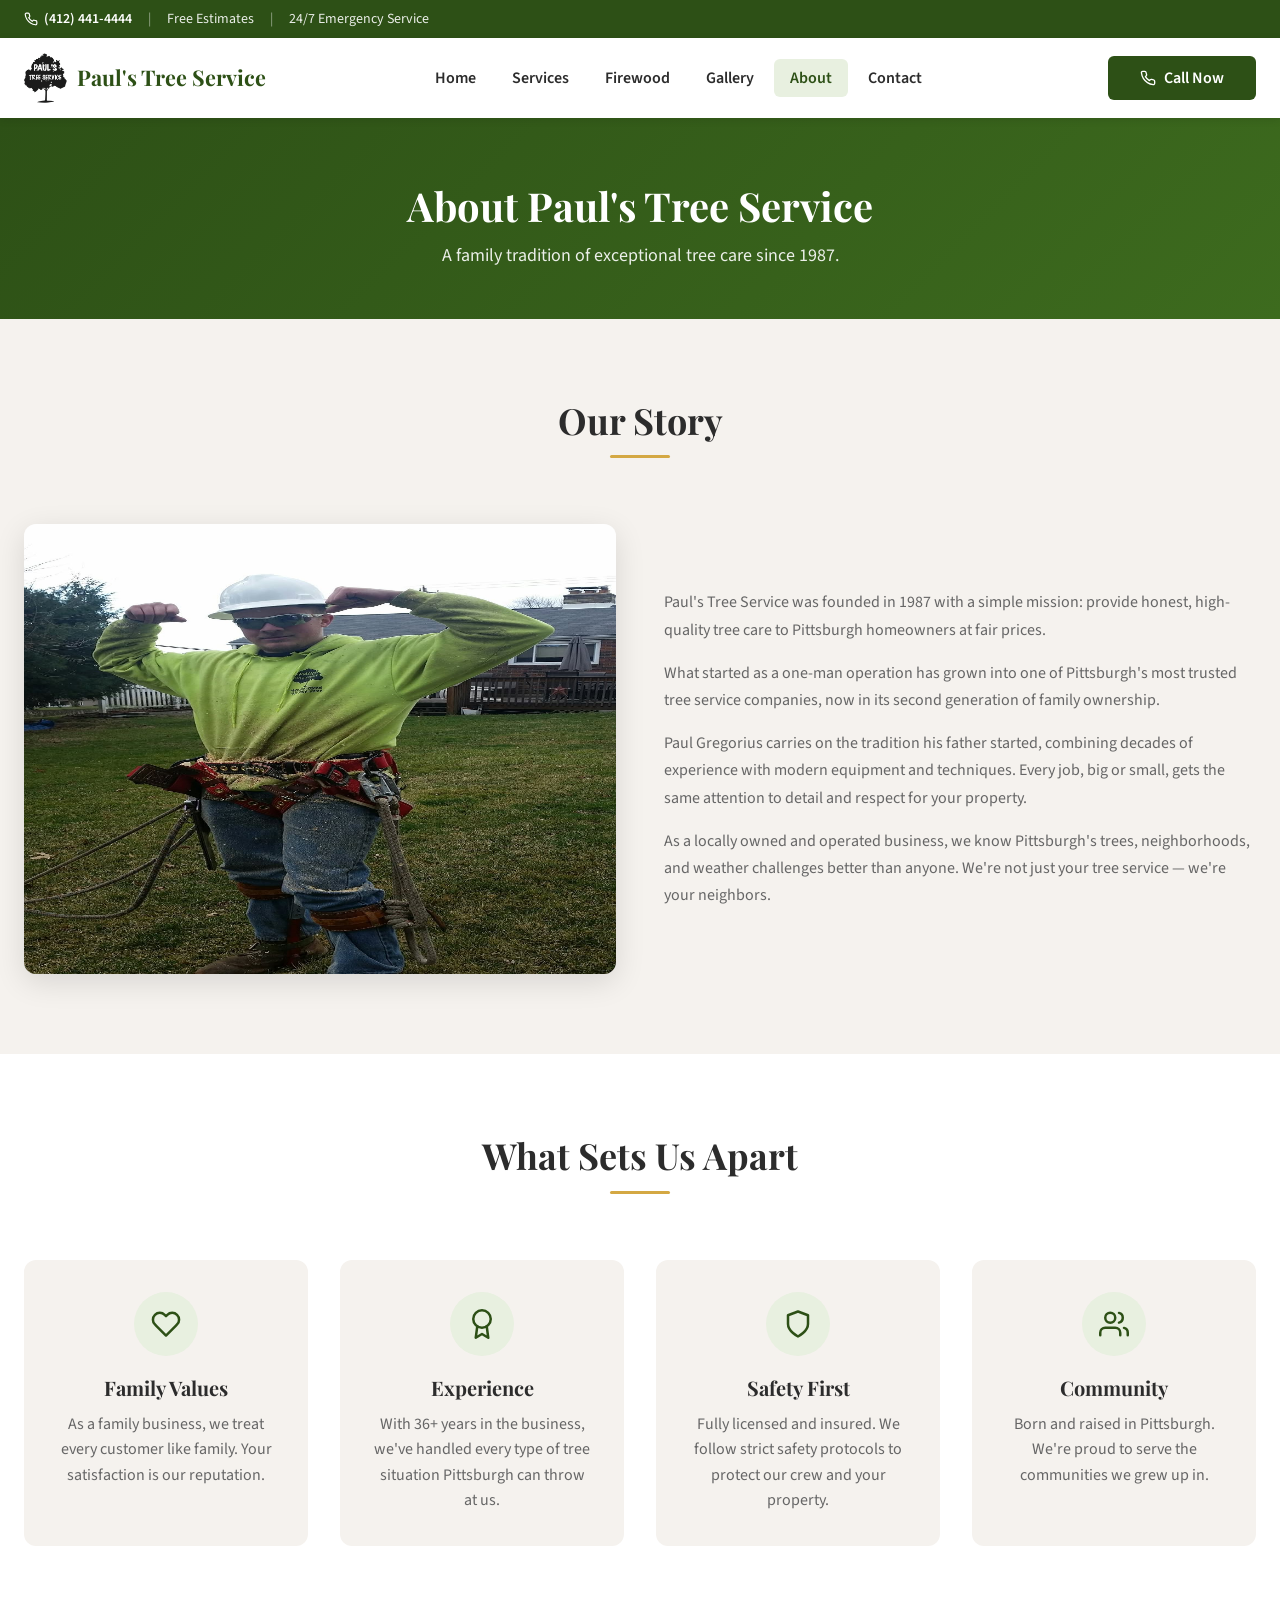
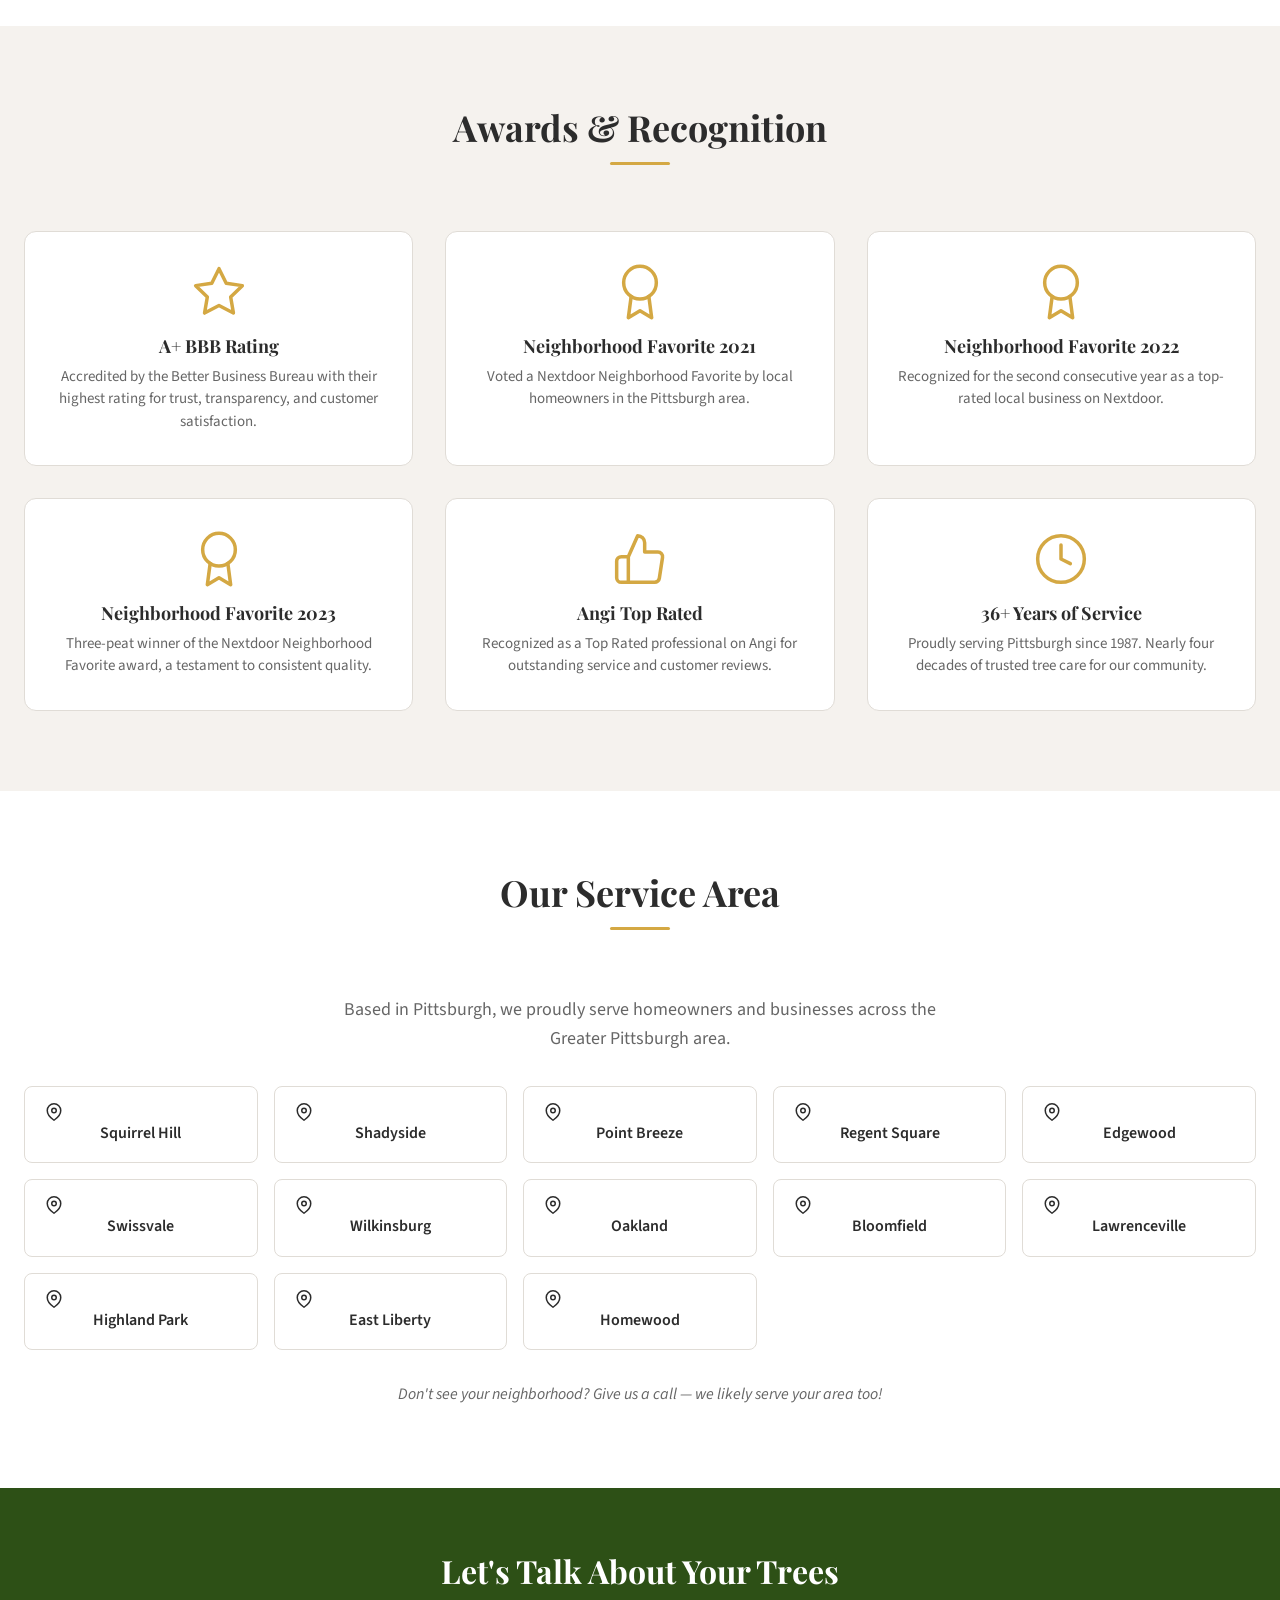
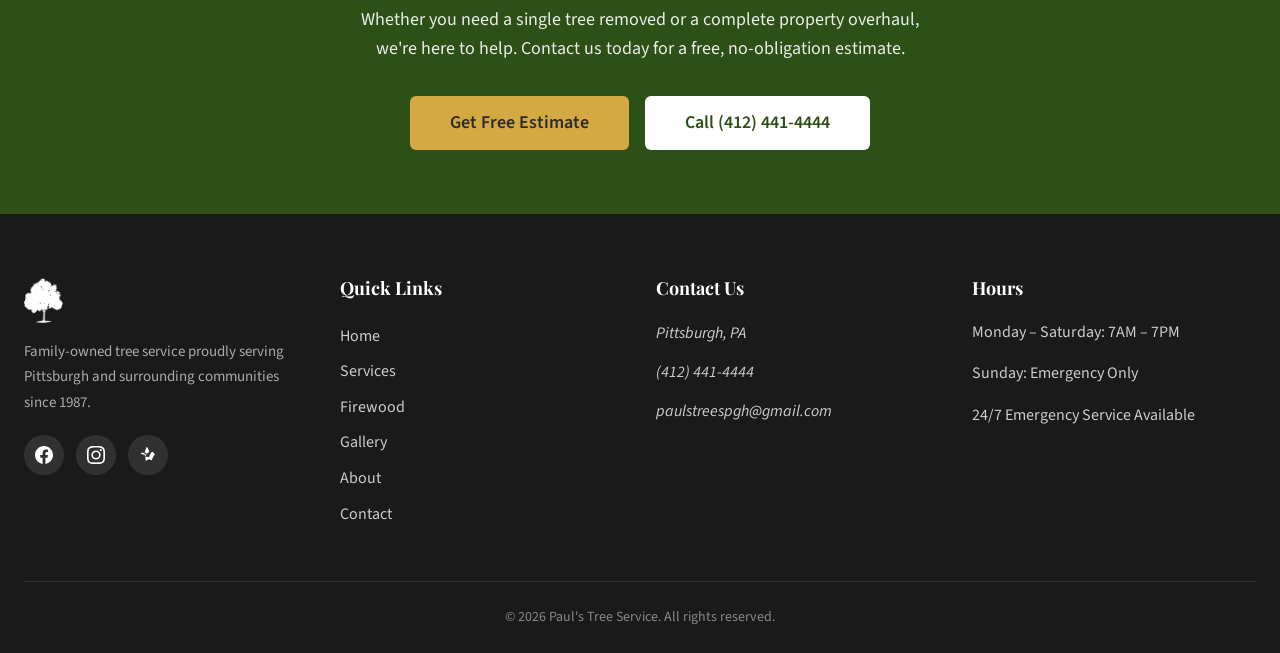
<file: about.html>
<!DOCTYPE html>
<html lang="en">
<head>
  <meta charset="UTF-8">
  <meta name="viewport" content="width=device-width, initial-scale=1.0">
  <title>About Paul's Tree Service | Family-Owned Pittsburgh Tree Care Since 1987</title>
  <meta name="description" content="Learn about Paul's Tree Service — a 2nd generation family-owned tree service in Pittsburgh, PA. 36+ years of trusted tree care, A+ BBB rating, and Neighborhood Favorite award winner.">

  <!-- Open Graph -->
  <meta property="og:title" content="About Paul's Tree Service | Family-Owned Pittsburgh Tree Care Since 1987">
  <meta property="og:description" content="Learn about Paul's Tree Service — a 2nd generation family-owned tree service in Pittsburgh, PA. 36+ years of trusted tree care, A+ BBB rating, and Neighborhood Favorite award winner.">
  <meta property="og:image" content="https://pauls-tree-service.com/images/og-image.jpg">
  <meta property="og:url" content="https://pauls-tree-service.com/about">
  <meta property="og:type" content="website">
  <meta property="og:locale" content="en_US">

  <!-- Twitter Card -->
  <meta name="twitter:card" content="summary_large_image">
  <meta name="twitter:title" content="About Paul's Tree Service | Family-Owned Pittsburgh Tree Care Since 1987">
  <meta name="twitter:description" content="Learn about Paul's Tree Service — a 2nd generation family-owned tree service in Pittsburgh, PA. 36+ years of trusted tree care, A+ BBB rating, and Neighborhood Favorite award winner.">
  <meta name="twitter:image" content="https://pauls-tree-service.com/images/og-image.jpg">

  <!-- Geo Meta Tags -->
  <meta name="geo.region" content="US-PA">
  <meta name="geo.placename" content="Pittsburgh">
  <meta name="geo.position" content="40.4406;-79.9959">
  <meta name="ICBM" content="40.4406, -79.9959">

  <!-- Canonical -->
  <link rel="canonical" href="https://pauls-tree-service.com/about">

  <!-- Preconnect to Google Fonts -->
  <link rel="preconnect" href="https://fonts.googleapis.com">
  <link rel="preconnect" href="https://fonts.gstatic.com" crossorigin>

  <!-- Google Fonts -->
  <link href="https://fonts.googleapis.com/css2?family=Playfair+Display:wght@400;700;900&family=Source+Sans+3:wght@300;400;600;700&display=swap" rel="stylesheet">

  <!-- Stylesheet -->
  <link rel="stylesheet" href="css/style.css">

  <!-- Favicons -->
  <link rel="icon" type="image/png" sizes="32x32" href="images/favicon-32x32.svg">
  <link rel="icon" type="image/png" sizes="16x16" href="images/favicon-16x16.svg">
  <link rel="apple-touch-icon" sizes="180x180" href="images/apple-touch-icon.svg">
  <link rel="manifest" href="site.webmanifest">

  <!-- Page Hero & About Page Styles -->
  <style>
    .page-hero {
      background: linear-gradient(135deg, #2D5016, #3d6b1e);
      color: white;
      padding: 4rem 0 3rem;
      text-align: center;
    }
    .page-hero__title {
      font-size: 2.5rem;
      color: white;
      margin-bottom: 0.75rem;
    }
    .page-hero__subtitle {
      font-size: 1.125rem;
      opacity: 0.9;
      max-width: 600px;
      margin: 0 auto;
    }

    /* About Story - Two Column */
    .about-story {
      display: grid;
      grid-template-columns: 1fr;
      gap: 2rem;
      align-items: center;
    }
    @media (min-width: 768px) {
      .about-story {
        grid-template-columns: 1fr 1fr;
        gap: 3rem;
      }
    }
    .about-story__image img {
      width: 100%;
      border-radius: var(--radius-xl);
      box-shadow: var(--shadow-lg);
    }
    .about-story__content p {
      color: var(--color-text-muted);
      line-height: 1.7;
    }

    /* Value Cards */
    .value-card {
      background-color: var(--color-bg);
      border-radius: var(--radius-xl);
      padding: 2rem;
      text-align: center;
      transition: transform var(--transition-base), box-shadow var(--transition-base);
    }
    .value-card:hover {
      transform: translateY(-4px);
      box-shadow: var(--shadow-lg);
    }
    .value-card__icon {
      width: 64px;
      height: 64px;
      background-color: var(--color-bg-light-green);
      border-radius: 50%;
      display: flex;
      align-items: center;
      justify-content: center;
      margin: 0 auto 1.25rem;
      color: var(--color-primary);
    }
    .value-card__icon svg {
      width: 30px;
      height: 30px;
    }
    .value-card__title {
      font-size: 1.25rem;
      font-weight: 700;
      margin-bottom: 0.75rem;
      font-family: var(--font-heading);
    }
    .value-card__text {
      color: var(--color-text-muted);
      line-height: 1.6;
    }

    /* Award Cards */
    .award-card {
      background-color: var(--color-bg-white);
      border-radius: var(--radius-xl);
      padding: 2rem 1.5rem;
      text-align: center;
      border: 1px solid var(--color-border);
      transition: transform var(--transition-base), box-shadow var(--transition-base);
    }
    .award-card:hover {
      transform: translateY(-4px);
      box-shadow: var(--shadow-lg);
    }
    .award-card__icon {
      width: 56px;
      height: 56px;
      margin: 0 auto 1rem;
      color: var(--color-accent);
    }
    .award-card__icon svg {
      width: 100%;
      height: 100%;
    }
    .award-card__title {
      font-size: 1.125rem;
      font-weight: 700;
      margin-bottom: 0.5rem;
      font-family: var(--font-heading);
    }
    .award-card__text {
      color: var(--color-text-muted);
      font-size: 0.9375rem;
      line-height: 1.5;
    }

    /* Service Area - About Page */
    .about-areas {
      text-align: center;
    }
    .about-areas__intro {
      color: var(--color-text-muted);
      font-size: 1.125rem;
      max-width: 600px;
      margin: 0 auto 2rem;
    }
    .about-areas__note {
      color: var(--color-text-muted);
      font-style: italic;
      margin-top: 2rem;
    }
  </style>

  <!-- Schema.org JSON-LD -->
  <script type="application/ld+json">
  {
    "@context": "https://schema.org",
    "@type": "LocalBusiness",
    "@id": "https://pauls-tree-service.com/#business",
    "name": "Paul's Tree Service",
    "url": "https://pauls-tree-service.com/",
    "telephone": "+14124414444",
    "email": "paulstreespgh@gmail.com",
    "foundingDate": "1987",
    "founder": {
      "@type": "Person",
      "name": "Paul Gregorius"
    },
    "description": "A 2nd generation family-owned tree service in Pittsburgh, PA providing expert tree removal, trimming, stump grinding, and emergency service since 1987.",
    "address": {
      "@type": "PostalAddress",
      "addressLocality": "Pittsburgh",
      "addressRegion": "PA",
      "postalCode": "15217",
      "addressCountry": "US"
    },
    "geo": {
      "@type": "GeoCoordinates",
      "latitude": 40.4406,
      "longitude": -79.9959
    },
    "areaServed": [
      {
        "@type": "City",
        "name": "Pittsburgh",
        "sameAs": "https://en.wikipedia.org/wiki/Pittsburgh"
      },
      "Squirrel Hill",
      "Shadyside",
      "Point Breeze",
      "Regent Square",
      "Edgewood",
      "Swissvale",
      "Wilkinsburg",
      "Oakland",
      "Bloomfield",
      "Lawrenceville",
      "Highland Park",
      "East Liberty",
      "Homewood"
    ],
    "priceRange": "$$",
    "award": [
      "A+ BBB Rating",
      "Nextdoor Neighborhood Favorite 2021",
      "Nextdoor Neighborhood Favorite 2022",
      "Nextdoor Neighborhood Favorite 2023",
      "Angi Top Rated"
    ],
    "aggregateRating": {
      "@type": "AggregateRating",
      "ratingValue": "4.9",
      "bestRating": "5",
      "ratingCount": "150"
    },
    "openingHoursSpecification": [
      {
        "@type": "OpeningHoursSpecification",
        "dayOfWeek": ["Monday", "Tuesday", "Wednesday", "Thursday", "Friday", "Saturday"],
        "opens": "07:00",
        "closes": "19:00"
      }
    ],
    "sameAs": [
      "https://www.facebook.com/PaulGregorius86/",
      "https://www.instagram.com/paulstreespgh",
      "https://www.yelp.com/biz/pauls-tree-service-no-title",
      "https://www.bbb.org/us/pa/pittsburgh/profile/tree-service/pauls-tree-service-0141-11001605",
      "https://www.angi.com/companylist/us/pa/pittsburgh/paul%27s-tree-service-reviews-6303012.htm"
    ]
  }
  </script>
</head>
<body>

  <!-- Skip Navigation -->
  <a href="#main" class="skip-link">Skip to main content</a>

  <!-- Top Bar -->
  <div class="top-bar">
    <div class="container">
      <div class="top-bar__left">
        <a href="tel:+14124414444" class="top-bar__phone">
          <svg xmlns="http://www.w3.org/2000/svg" width="16" height="16" viewBox="0 0 24 24" fill="none" stroke="currentColor" stroke-width="2" stroke-linecap="round" stroke-linejoin="round"><path d="M22 16.92v3a2 2 0 0 1-2.18 2 19.79 19.79 0 0 1-8.63-3.07 19.5 19.5 0 0 1-6-6 19.79 19.79 0 0 1-3.07-8.67A2 2 0 0 1 4.11 2h3a2 2 0 0 1 2 1.72 12.84 12.84 0 0 0 .7 2.81 2 2 0 0 1-.45 2.11L8.09 9.91a16 16 0 0 0 6 6l1.27-1.27a2 2 0 0 1 2.11-.45 12.84 12.84 0 0 0 2.81.7A2 2 0 0 1 22 16.92z"/></svg>
          (412) 441-4444
        </a>
        <span class="top-bar__divider">|</span>
        <span class="top-bar__text">Free Estimates</span>
        <span class="top-bar__divider">|</span>
        <span class="top-bar__text">24/7 Emergency Service</span>
      </div>
    </div>
  </div>

  <!-- Header -->
  <header class="header" id="header">
    <div class="container">
      <a href="index.html" class="header__logo">
        <img src="images/logo.png" alt="Paul's Tree Service" width="180" height="60">
        <span class="header__logo-text">Paul's Tree Service</span>
      </a>
      <nav class="header__nav" id="nav" aria-label="Main navigation">
        <ul class="header__nav-list">
          <li><a href="index.html" class="header__nav-link">Home</a></li>
          <li><a href="services.html" class="header__nav-link">Services</a></li>
          <li><a href="firewood.html" class="header__nav-link">Firewood</a></li>
          <li><a href="gallery.html" class="header__nav-link">Gallery</a></li>
          <li><a href="about.html" class="header__nav-link header__nav-link--active">About</a></li>
          <li><a href="contact.html" class="header__nav-link">Contact</a></li>
        </ul>
      </nav>
      <a href="tel:+14124414444" class="btn btn--primary header__cta">
        <svg xmlns="http://www.w3.org/2000/svg" width="18" height="18" viewBox="0 0 24 24" fill="none" stroke="currentColor" stroke-width="2" stroke-linecap="round" stroke-linejoin="round"><path d="M22 16.92v3a2 2 0 0 1-2.18 2 19.79 19.79 0 0 1-8.63-3.07 19.5 19.5 0 0 1-6-6 19.79 19.79 0 0 1-3.07-8.67A2 2 0 0 1 4.11 2h3a2 2 0 0 1 2 1.72 12.84 12.84 0 0 0 .7 2.81 2 2 0 0 1-.45 2.11L8.09 9.91a16 16 0 0 0 6 6l1.27-1.27a2 2 0 0 1 2.11-.45 12.84 12.84 0 0 0 2.81.7A2 2 0 0 1 22 16.92z"/></svg>
        Call Now
      </a>
      <button class="header__menu-toggle" id="menu-toggle" aria-label="Toggle navigation menu" aria-expanded="false">
        <span class="header__menu-icon"></span>
      </button>
    </div>
  </header>

  <!-- Main Content -->
  <main id="main">

    <!-- Page Hero -->
    <section class="page-hero">
      <div class="container">
        <h1 class="page-hero__title">About Paul's Tree Service</h1>
        <p class="page-hero__subtitle">A family tradition of exceptional tree care since 1987.</p>
      </div>
    </section>

    <!-- Our Story -->
    <section class="section">
      <div class="container">
        <div class="section__header">
          <h2 class="section__title">Our Story</h2>
        </div>
        <div class="about-story">
          <div class="about-story__image">
            <img src="images/about-paul.jpg" alt="Paul Gregorius of Paul's Tree Service" width="600" height="450" loading="lazy">
          </div>
          <div class="about-story__content">
            <p>Paul's Tree Service was founded in 1987 with a simple mission: provide honest, high-quality tree care to Pittsburgh homeowners at fair prices.</p>
            <p>What started as a one-man operation has grown into one of Pittsburgh's most trusted tree service companies, now in its second generation of family ownership.</p>
            <p>Paul Gregorius carries on the tradition his father started, combining decades of experience with modern equipment and techniques. Every job, big or small, gets the same attention to detail and respect for your property.</p>
            <p>As a locally owned and operated business, we know Pittsburgh's trees, neighborhoods, and weather challenges better than anyone. We're not just your tree service &mdash; we're your neighbors.</p>
          </div>
        </div>
      </div>
    </section>

    <!-- What Sets Us Apart -->
    <section class="section section--alt">
      <div class="container">
        <div class="section__header">
          <h2 class="section__title">What Sets Us Apart</h2>
        </div>
        <div class="grid grid--4">
          <!-- Family Values -->
          <div class="value-card">
            <div class="value-card__icon">
              <svg xmlns="http://www.w3.org/2000/svg" width="30" height="30" viewBox="0 0 24 24" fill="none" stroke="currentColor" stroke-width="2" stroke-linecap="round" stroke-linejoin="round"><path d="M20.84 4.61a5.5 5.5 0 0 0-7.78 0L12 5.67l-1.06-1.06a5.5 5.5 0 0 0-7.78 7.78l1.06 1.06L12 21.23l7.78-7.78 1.06-1.06a5.5 5.5 0 0 0 0-7.78z"/></svg>
            </div>
            <h3 class="value-card__title">Family Values</h3>
            <p class="value-card__text">As a family business, we treat every customer like family. Your satisfaction is our reputation.</p>
          </div>
          <!-- Experience -->
          <div class="value-card">
            <div class="value-card__icon">
              <svg xmlns="http://www.w3.org/2000/svg" width="30" height="30" viewBox="0 0 24 24" fill="none" stroke="currentColor" stroke-width="2" stroke-linecap="round" stroke-linejoin="round"><circle cx="12" cy="8" r="7"/><polyline points="8.21 13.89 7 23 12 20 17 23 15.79 13.88"/></svg>
            </div>
            <h3 class="value-card__title">Experience</h3>
            <p class="value-card__text">With 36+ years in the business, we've handled every type of tree situation Pittsburgh can throw at us.</p>
          </div>
          <!-- Safety First -->
          <div class="value-card">
            <div class="value-card__icon">
              <svg xmlns="http://www.w3.org/2000/svg" width="30" height="30" viewBox="0 0 24 24" fill="none" stroke="currentColor" stroke-width="2" stroke-linecap="round" stroke-linejoin="round"><path d="M12 22s8-4 8-10V5l-8-3-8 3v7c0 6 8 10 8 10z"/></svg>
            </div>
            <h3 class="value-card__title">Safety First</h3>
            <p class="value-card__text">Fully licensed and insured. We follow strict safety protocols to protect our crew and your property.</p>
          </div>
          <!-- Community -->
          <div class="value-card">
            <div class="value-card__icon">
              <svg xmlns="http://www.w3.org/2000/svg" width="30" height="30" viewBox="0 0 24 24" fill="none" stroke="currentColor" stroke-width="2" stroke-linecap="round" stroke-linejoin="round"><path d="M17 21v-2a4 4 0 0 0-4-4H5a4 4 0 0 0-4 4v2"/><circle cx="9" cy="7" r="4"/><path d="M23 21v-2a4 4 0 0 0-3-3.87"/><path d="M16 3.13a4 4 0 0 1 0 7.75"/></svg>
            </div>
            <h3 class="value-card__title">Community</h3>
            <p class="value-card__text">Born and raised in Pittsburgh. We're proud to serve the communities we grew up in.</p>
          </div>
        </div>
      </div>
    </section>

    <!-- Awards & Recognition -->
    <section class="section">
      <div class="container">
        <div class="section__header">
          <h2 class="section__title">Awards &amp; Recognition</h2>
        </div>
        <div class="grid grid--3">
          <!-- A+ BBB Rating -->
          <div class="award-card">
            <div class="award-card__icon">
              <svg xmlns="http://www.w3.org/2000/svg" width="56" height="56" viewBox="0 0 24 24" fill="none" stroke="currentColor" stroke-width="1.5" stroke-linecap="round" stroke-linejoin="round"><path d="M12 2l3.09 6.26L22 9.27l-5 4.87 1.18 6.88L12 17.77l-6.18 3.25L7 14.14 2 9.27l6.91-1.01L12 2z"/></svg>
            </div>
            <h3 class="award-card__title">A+ BBB Rating</h3>
            <p class="award-card__text">Accredited by the Better Business Bureau with their highest rating for trust, transparency, and customer satisfaction.</p>
          </div>
          <!-- Neighborhood Favorite 2021 -->
          <div class="award-card">
            <div class="award-card__icon">
              <svg xmlns="http://www.w3.org/2000/svg" width="56" height="56" viewBox="0 0 24 24" fill="none" stroke="currentColor" stroke-width="1.5" stroke-linecap="round" stroke-linejoin="round"><circle cx="12" cy="8" r="7"/><polyline points="8.21 13.89 7 23 12 20 17 23 15.79 13.88"/></svg>
            </div>
            <h3 class="award-card__title">Neighborhood Favorite 2021</h3>
            <p class="award-card__text">Voted a Nextdoor Neighborhood Favorite by local homeowners in the Pittsburgh area.</p>
          </div>
          <!-- Neighborhood Favorite 2022 -->
          <div class="award-card">
            <div class="award-card__icon">
              <svg xmlns="http://www.w3.org/2000/svg" width="56" height="56" viewBox="0 0 24 24" fill="none" stroke="currentColor" stroke-width="1.5" stroke-linecap="round" stroke-linejoin="round"><circle cx="12" cy="8" r="7"/><polyline points="8.21 13.89 7 23 12 20 17 23 15.79 13.88"/></svg>
            </div>
            <h3 class="award-card__title">Neighborhood Favorite 2022</h3>
            <p class="award-card__text">Recognized for the second consecutive year as a top-rated local business on Nextdoor.</p>
          </div>
          <!-- Neighborhood Favorite 2023 -->
          <div class="award-card">
            <div class="award-card__icon">
              <svg xmlns="http://www.w3.org/2000/svg" width="56" height="56" viewBox="0 0 24 24" fill="none" stroke="currentColor" stroke-width="1.5" stroke-linecap="round" stroke-linejoin="round"><circle cx="12" cy="8" r="7"/><polyline points="8.21 13.89 7 23 12 20 17 23 15.79 13.88"/></svg>
            </div>
            <h3 class="award-card__title">Neighborhood Favorite 2023</h3>
            <p class="award-card__text">Three-peat winner of the Nextdoor Neighborhood Favorite award, a testament to consistent quality.</p>
          </div>
          <!-- Angi Top Rated -->
          <div class="award-card">
            <div class="award-card__icon">
              <svg xmlns="http://www.w3.org/2000/svg" width="56" height="56" viewBox="0 0 24 24" fill="none" stroke="currentColor" stroke-width="1.5" stroke-linecap="round" stroke-linejoin="round"><path d="M14 9V5a3 3 0 0 0-3-3l-4 9v11h11.28a2 2 0 0 0 2-1.7l1.38-9a2 2 0 0 0-2-2.3H14z"/><path d="M7 22H4a2 2 0 0 1-2-2v-7a2 2 0 0 1 2-2h3"/></svg>
            </div>
            <h3 class="award-card__title">Angi Top Rated</h3>
            <p class="award-card__text">Recognized as a Top Rated professional on Angi for outstanding service and customer reviews.</p>
          </div>
          <!-- 36+ Years -->
          <div class="award-card">
            <div class="award-card__icon">
              <svg xmlns="http://www.w3.org/2000/svg" width="56" height="56" viewBox="0 0 24 24" fill="none" stroke="currentColor" stroke-width="1.5" stroke-linecap="round" stroke-linejoin="round"><circle cx="12" cy="12" r="10"/><polyline points="12 6 12 12 16 14"/></svg>
            </div>
            <h3 class="award-card__title">36+ Years of Service</h3>
            <p class="award-card__text">Proudly serving Pittsburgh since 1987. Nearly four decades of trusted tree care for our community.</p>
          </div>
        </div>
      </div>
    </section>

    <!-- Service Area -->
    <section class="section section--alt">
      <div class="container">
        <div class="section__header">
          <h2 class="section__title">Our Service Area</h2>
        </div>
        <div class="about-areas">
          <p class="about-areas__intro">Based in Pittsburgh, we proudly serve homeowners and businesses across the Greater Pittsburgh area.</p>
          <div class="areas-grid">
            <div class="areas-grid__item">
              <svg xmlns="http://www.w3.org/2000/svg" width="18" height="18" viewBox="0 0 24 24" fill="none" stroke="currentColor" stroke-width="2" stroke-linecap="round" stroke-linejoin="round"><path d="M21 10c0 7-9 13-9 13s-9-6-9-13a9 9 0 0 1 18 0z"/><circle cx="12" cy="10" r="3"/></svg>
              <span>Squirrel Hill</span>
            </div>
            <div class="areas-grid__item">
              <svg xmlns="http://www.w3.org/2000/svg" width="18" height="18" viewBox="0 0 24 24" fill="none" stroke="currentColor" stroke-width="2" stroke-linecap="round" stroke-linejoin="round"><path d="M21 10c0 7-9 13-9 13s-9-6-9-13a9 9 0 0 1 18 0z"/><circle cx="12" cy="10" r="3"/></svg>
              <span>Shadyside</span>
            </div>
            <div class="areas-grid__item">
              <svg xmlns="http://www.w3.org/2000/svg" width="18" height="18" viewBox="0 0 24 24" fill="none" stroke="currentColor" stroke-width="2" stroke-linecap="round" stroke-linejoin="round"><path d="M21 10c0 7-9 13-9 13s-9-6-9-13a9 9 0 0 1 18 0z"/><circle cx="12" cy="10" r="3"/></svg>
              <span>Point Breeze</span>
            </div>
            <div class="areas-grid__item">
              <svg xmlns="http://www.w3.org/2000/svg" width="18" height="18" viewBox="0 0 24 24" fill="none" stroke="currentColor" stroke-width="2" stroke-linecap="round" stroke-linejoin="round"><path d="M21 10c0 7-9 13-9 13s-9-6-9-13a9 9 0 0 1 18 0z"/><circle cx="12" cy="10" r="3"/></svg>
              <span>Regent Square</span>
            </div>
            <div class="areas-grid__item">
              <svg xmlns="http://www.w3.org/2000/svg" width="18" height="18" viewBox="0 0 24 24" fill="none" stroke="currentColor" stroke-width="2" stroke-linecap="round" stroke-linejoin="round"><path d="M21 10c0 7-9 13-9 13s-9-6-9-13a9 9 0 0 1 18 0z"/><circle cx="12" cy="10" r="3"/></svg>
              <span>Edgewood</span>
            </div>
            <div class="areas-grid__item">
              <svg xmlns="http://www.w3.org/2000/svg" width="18" height="18" viewBox="0 0 24 24" fill="none" stroke="currentColor" stroke-width="2" stroke-linecap="round" stroke-linejoin="round"><path d="M21 10c0 7-9 13-9 13s-9-6-9-13a9 9 0 0 1 18 0z"/><circle cx="12" cy="10" r="3"/></svg>
              <span>Swissvale</span>
            </div>
            <div class="areas-grid__item">
              <svg xmlns="http://www.w3.org/2000/svg" width="18" height="18" viewBox="0 0 24 24" fill="none" stroke="currentColor" stroke-width="2" stroke-linecap="round" stroke-linejoin="round"><path d="M21 10c0 7-9 13-9 13s-9-6-9-13a9 9 0 0 1 18 0z"/><circle cx="12" cy="10" r="3"/></svg>
              <span>Wilkinsburg</span>
            </div>
            <div class="areas-grid__item">
              <svg xmlns="http://www.w3.org/2000/svg" width="18" height="18" viewBox="0 0 24 24" fill="none" stroke="currentColor" stroke-width="2" stroke-linecap="round" stroke-linejoin="round"><path d="M21 10c0 7-9 13-9 13s-9-6-9-13a9 9 0 0 1 18 0z"/><circle cx="12" cy="10" r="3"/></svg>
              <span>Oakland</span>
            </div>
            <div class="areas-grid__item">
              <svg xmlns="http://www.w3.org/2000/svg" width="18" height="18" viewBox="0 0 24 24" fill="none" stroke="currentColor" stroke-width="2" stroke-linecap="round" stroke-linejoin="round"><path d="M21 10c0 7-9 13-9 13s-9-6-9-13a9 9 0 0 1 18 0z"/><circle cx="12" cy="10" r="3"/></svg>
              <span>Bloomfield</span>
            </div>
            <div class="areas-grid__item">
              <svg xmlns="http://www.w3.org/2000/svg" width="18" height="18" viewBox="0 0 24 24" fill="none" stroke="currentColor" stroke-width="2" stroke-linecap="round" stroke-linejoin="round"><path d="M21 10c0 7-9 13-9 13s-9-6-9-13a9 9 0 0 1 18 0z"/><circle cx="12" cy="10" r="3"/></svg>
              <span>Lawrenceville</span>
            </div>
            <div class="areas-grid__item">
              <svg xmlns="http://www.w3.org/2000/svg" width="18" height="18" viewBox="0 0 24 24" fill="none" stroke="currentColor" stroke-width="2" stroke-linecap="round" stroke-linejoin="round"><path d="M21 10c0 7-9 13-9 13s-9-6-9-13a9 9 0 0 1 18 0z"/><circle cx="12" cy="10" r="3"/></svg>
              <span>Highland Park</span>
            </div>
            <div class="areas-grid__item">
              <svg xmlns="http://www.w3.org/2000/svg" width="18" height="18" viewBox="0 0 24 24" fill="none" stroke="currentColor" stroke-width="2" stroke-linecap="round" stroke-linejoin="round"><path d="M21 10c0 7-9 13-9 13s-9-6-9-13a9 9 0 0 1 18 0z"/><circle cx="12" cy="10" r="3"/></svg>
              <span>East Liberty</span>
            </div>
            <div class="areas-grid__item">
              <svg xmlns="http://www.w3.org/2000/svg" width="18" height="18" viewBox="0 0 24 24" fill="none" stroke="currentColor" stroke-width="2" stroke-linecap="round" stroke-linejoin="round"><path d="M21 10c0 7-9 13-9 13s-9-6-9-13a9 9 0 0 1 18 0z"/><circle cx="12" cy="10" r="3"/></svg>
              <span>Homewood</span>
            </div>
          </div>
          <p class="about-areas__note">Don't see your neighborhood? Give us a call &mdash; we likely serve your area too!</p>
        </div>
      </div>
    </section>

    <!-- CTA Banner -->
    <section class="cta-banner">
      <div class="container">
        <h2 class="cta-banner__title">Let's Talk About Your Trees</h2>
        <p class="cta-banner__text">Whether you need a single tree removed or a complete property overhaul, we're here to help. Contact us today for a free, no-obligation estimate.</p>
        <div class="cta-banner__actions">
          <a href="contact.html" class="btn btn--accent btn--large">Get Free Estimate</a>
          <a href="tel:+14124414444" class="btn btn--white btn--large">Call (412) 441-4444</a>
        </div>
      </div>
    </section>

  </main>

  <!-- Footer -->
  <footer class="footer">
    <div class="container">
      <div class="footer__grid">
        <div class="footer__col">
          <img src="images/logo.png" alt="Paul's Tree Service" class="footer__logo" width="160" height="53">
          <p class="footer__desc">Family-owned tree service proudly serving Pittsburgh and surrounding communities since 1987.</p>
          <div class="footer__social">
            <a href="https://www.facebook.com/PaulGregorius86/" target="_blank" rel="noopener noreferrer" aria-label="Facebook">
              <svg xmlns="http://www.w3.org/2000/svg" width="20" height="20" viewBox="0 0 24 24" fill="currentColor"><path d="M24 12.073c0-6.627-5.373-12-12-12s-12 5.373-12 12c0 5.99 4.388 10.954 10.125 11.854v-8.385H7.078v-3.47h3.047V9.43c0-3.007 1.792-4.669 4.533-4.669 1.312 0 2.686.235 2.686.235v2.953H15.83c-1.491 0-1.956.925-1.956 1.874v2.25h3.328l-.532 3.47h-2.796v8.385C19.612 23.027 24 18.062 24 12.073z"/></svg>
            </a>
            <a href="https://www.instagram.com/paulstreespgh" target="_blank" rel="noopener noreferrer" aria-label="Instagram">
              <svg xmlns="http://www.w3.org/2000/svg" width="20" height="20" viewBox="0 0 24 24" fill="currentColor"><path d="M12 2.163c3.204 0 3.584.012 4.85.07 3.252.148 4.771 1.691 4.919 4.919.058 1.265.069 1.645.069 4.849 0 3.205-.012 3.584-.069 4.849-.149 3.225-1.664 4.771-4.919 4.919-1.266.058-1.644.07-4.85.07-3.204 0-3.584-.012-4.849-.07-3.26-.149-4.771-1.699-4.919-4.92-.058-1.265-.07-1.644-.07-4.849 0-3.204.013-3.583.07-4.849.149-3.227 1.664-4.771 4.919-4.919 1.266-.057 1.645-.069 4.849-.069zM12 0C8.741 0 8.333.014 7.053.072 2.695.272.273 2.69.073 7.052.014 8.333 0 8.741 0 12c0 3.259.014 3.668.072 4.948.2 4.358 2.618 6.78 6.98 6.98C8.333 23.986 8.741 24 12 24c3.259 0 3.668-.014 4.948-.072 4.354-.2 6.782-2.618 6.979-6.98.059-1.28.073-1.689.073-4.948 0-3.259-.014-3.667-.072-4.947-.196-4.354-2.617-6.78-6.979-6.98C15.668.014 15.259 0 12 0zm0 5.838a6.162 6.162 0 100 12.324 6.162 6.162 0 000-12.324zM12 16a4 4 0 110-8 4 4 0 010 8zm6.406-11.845a1.44 1.44 0 100 2.881 1.44 1.44 0 000-2.881z"/></svg>
            </a>
            <a href="https://www.yelp.com/biz/pauls-tree-service-no-title" target="_blank" rel="noopener noreferrer" aria-label="Yelp">
              <svg xmlns="http://www.w3.org/2000/svg" width="20" height="20" viewBox="0 0 24 24" fill="currentColor"><path d="M20.16 12.594l-4.995 1.433c-.96.276-1.74-.8-1.176-1.63l2.905-4.308a1.072 1.072 0 011.596-.206 9.194 9.194 0 012.364 3.2 1.073 1.073 0 01-.694 1.51zm-3.005 5.69a1.073 1.073 0 01-1.506.354 9.233 9.233 0 01-2.771-2.87 1.073 1.073 0 01.476-1.572l4.752-2.08c.913-.4 1.82.532 1.373 1.41l-2.324 4.758zM10.23 19.811a1.073 1.073 0 01-1.4-.725 9.2 9.2 0 01-.18-3.955 1.073 1.073 0 011.327-.852l5.095 1.192c.978.228.978 1.617 0 1.846l-4.842 1.494zm-2.12-7.39L3.2 10.696c-.944-.333-.7-1.682.37-1.682h5.248a1.073 1.073 0 011.06 1.178 9.233 9.233 0 01-1.085 3.64 1.073 1.073 0 01-1.593.282l.91.007zM10.8 1.5c-.5-.135-1.07.153-1.2.648L7.2 10.044c-.275.96.807 1.734 1.636 1.17l4.27-2.9a1.073 1.073 0 00.198-1.6A9.233 9.233 0 0010.8 1.5z"/></svg>
            </a>
          </div>
        </div>
        <div class="footer__col">
          <h3 class="footer__heading">Quick Links</h3>
          <ul class="footer__links">
            <li><a href="index.html">Home</a></li>
            <li><a href="services.html">Services</a></li>
            <li><a href="firewood.html">Firewood</a></li>
            <li><a href="gallery.html">Gallery</a></li>
            <li><a href="about.html">About</a></li>
            <li><a href="contact.html">Contact</a></li>
          </ul>
        </div>
        <div class="footer__col">
          <h3 class="footer__heading">Contact Us</h3>
          <address class="footer__contact">
            <p>Pittsburgh, PA</p>
            <p><a href="tel:+14124414444">(412) 441-4444</a></p>
            <p><a href="mailto:paulstreespgh@gmail.com">paulstreespgh@gmail.com</a></p>
          </address>
        </div>
        <div class="footer__col">
          <h3 class="footer__heading">Hours</h3>
          <p>Monday &ndash; Saturday: 7AM &ndash; 7PM</p>
          <p>Sunday: Emergency Only</p>
          <p>24/7 Emergency Service Available</p>
        </div>
      </div>
      <div class="footer__bottom">
        <p>&copy; 2026 Paul's Tree Service. All rights reserved.</p>
      </div>
    </div>
  </footer>

  <!-- Scripts -->
  <script src="js/main.js" defer></script>

</body>
</html>
</file>
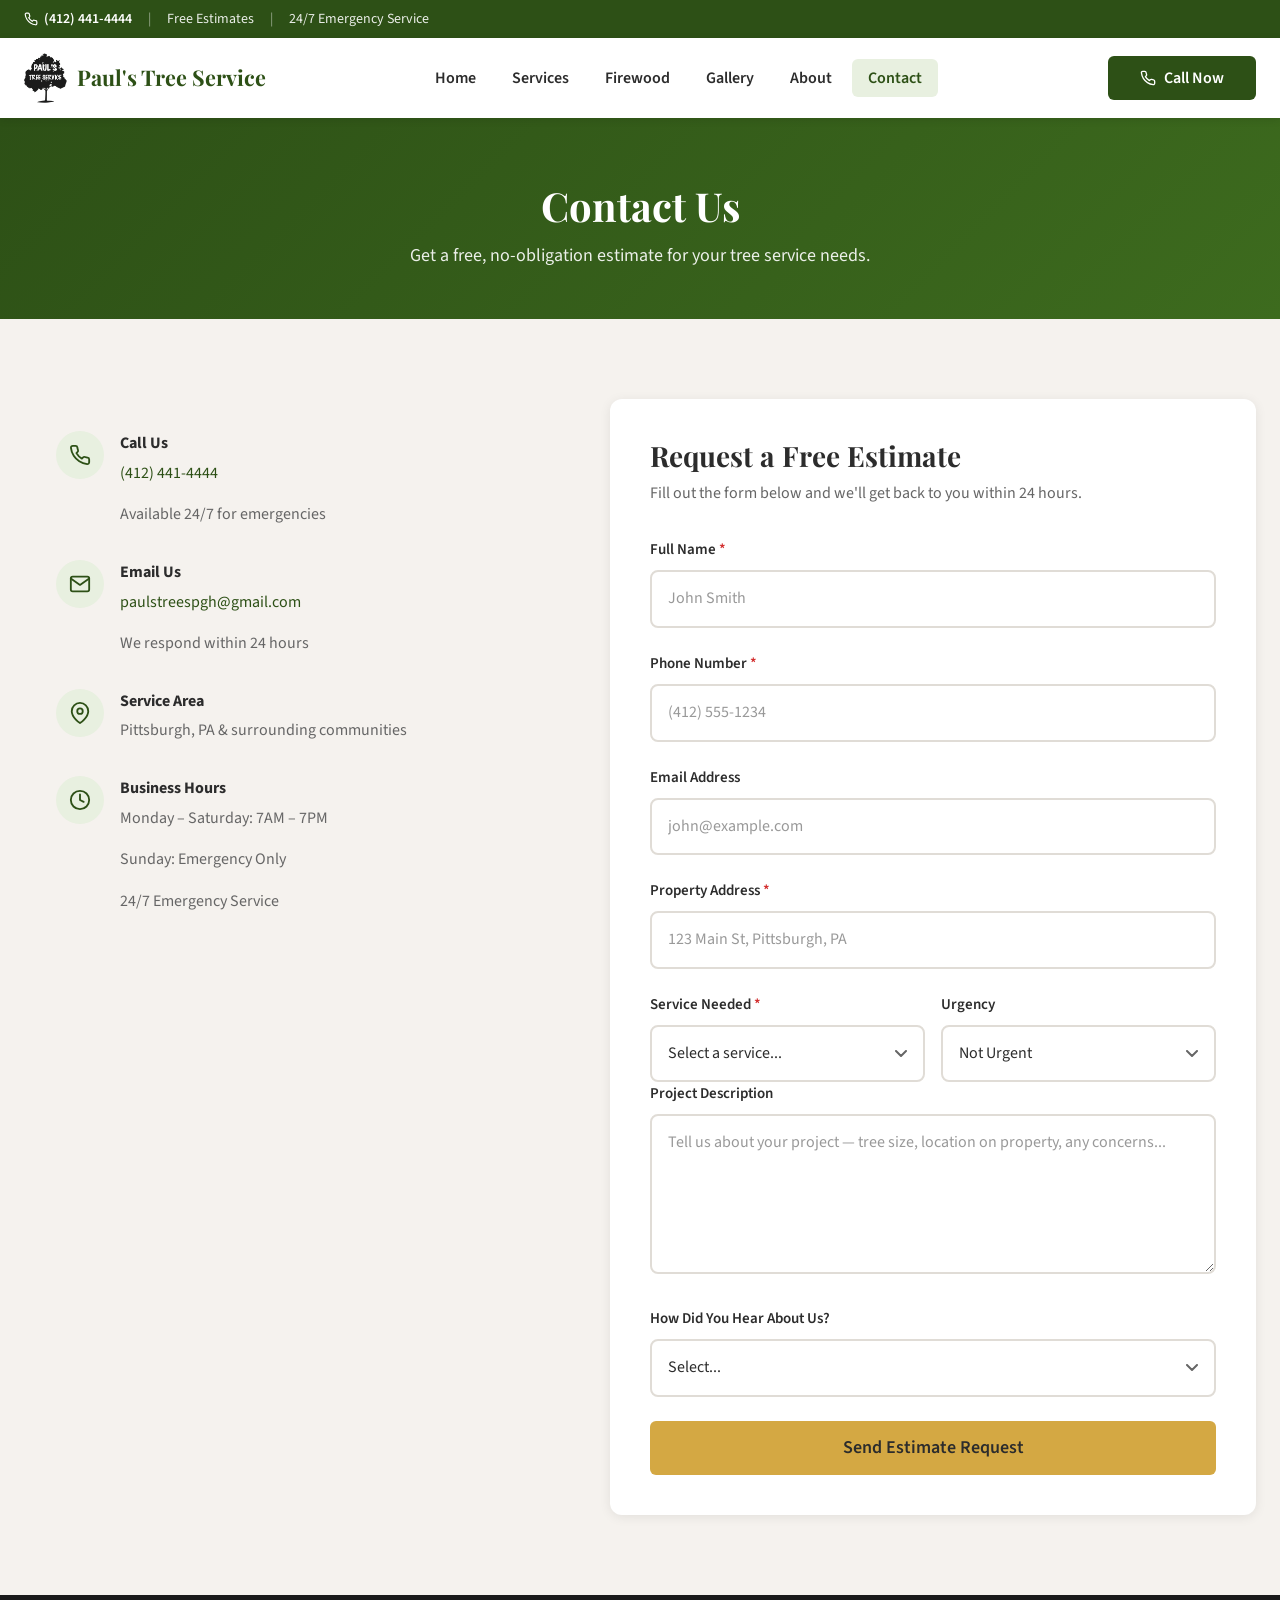
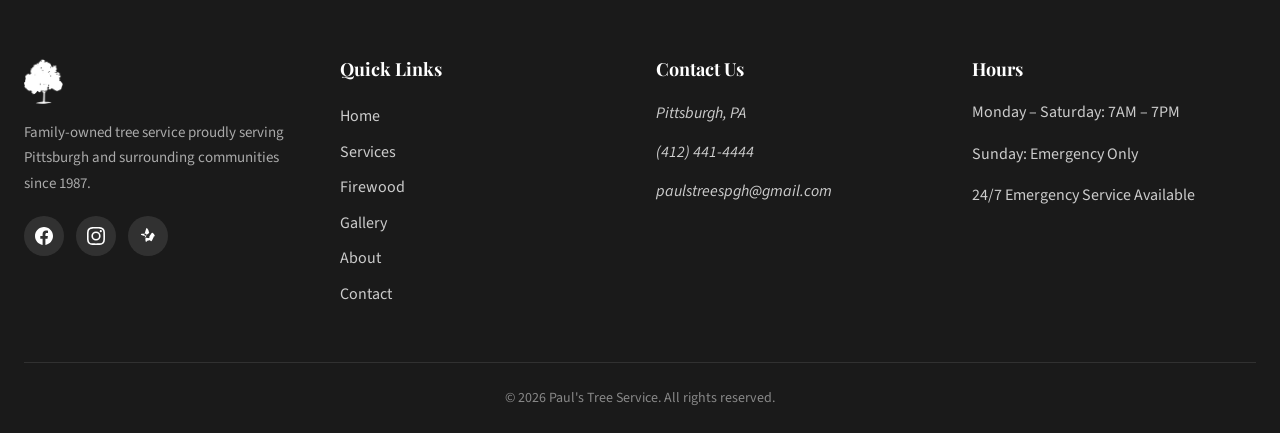
<file: contact.html>
<!DOCTYPE html>
<html lang="en">
<head>
  <meta charset="UTF-8">
  <meta name="viewport" content="width=device-width, initial-scale=1.0">
  <title>Contact Us | Paul's Tree Service Pittsburgh - Free Estimate</title>
  <meta name="description" content="Contact Paul's Tree Service for a free estimate. Call (412) 441-4444 or fill out our online form. Serving Pittsburgh and surrounding communities since 1987.">

  <!-- Open Graph -->
  <meta property="og:title" content="Contact Us | Paul's Tree Service Pittsburgh - Free Estimate">
  <meta property="og:description" content="Contact Paul's Tree Service for a free estimate. Call (412) 441-4444 or fill out our online form. Serving Pittsburgh and surrounding communities since 1987.">
  <meta property="og:image" content="https://pauls-tree-service.com/images/og-image.jpg">
  <meta property="og:url" content="https://pauls-tree-service.com/contact">
  <meta property="og:type" content="website">
  <meta property="og:locale" content="en_US">

  <!-- Twitter Card -->
  <meta name="twitter:card" content="summary_large_image">
  <meta name="twitter:title" content="Contact Us | Paul's Tree Service Pittsburgh - Free Estimate">
  <meta name="twitter:description" content="Contact Paul's Tree Service for a free estimate. Call (412) 441-4444 or fill out our online form. Serving Pittsburgh and surrounding communities since 1987.">
  <meta name="twitter:image" content="https://pauls-tree-service.com/images/og-image.jpg">

  <!-- Geo Meta Tags -->
  <meta name="geo.region" content="US-PA">
  <meta name="geo.placename" content="Pittsburgh">
  <meta name="geo.position" content="40.4406;-79.9959">
  <meta name="ICBM" content="40.4406, -79.9959">

  <!-- Canonical -->
  <link rel="canonical" href="https://pauls-tree-service.com/contact">

  <!-- Preconnect to Google Fonts -->
  <link rel="preconnect" href="https://fonts.googleapis.com">
  <link rel="preconnect" href="https://fonts.gstatic.com" crossorigin>

  <!-- Google Fonts -->
  <link href="https://fonts.googleapis.com/css2?family=Playfair+Display:wght@400;700;900&family=Source+Sans+3:wght@300;400;600;700&display=swap" rel="stylesheet">

  <!-- Stylesheet -->
  <link rel="stylesheet" href="css/style.css">

  <!-- Favicons -->
  <link rel="icon" type="image/png" sizes="32x32" href="images/favicon-32x32.svg">
  <link rel="icon" type="image/png" sizes="16x16" href="images/favicon-16x16.svg">
  <link rel="apple-touch-icon" sizes="180x180" href="images/apple-touch-icon.svg">
  <link rel="manifest" href="site.webmanifest">

  <!-- Page Hero Styles -->
  <style>
    .page-hero {
      background: linear-gradient(135deg, #2D5016, #3d6b1e);
      color: white;
      padding: 4rem 0 3rem;
      text-align: center;
    }
    .page-hero__title {
      font-size: 2.5rem;
      color: white;
      margin-bottom: 0.75rem;
    }
    .page-hero__subtitle {
      font-size: 1.125rem;
      opacity: 0.9;
      max-width: 600px;
      margin: 0 auto;
    }
  </style>

  <!-- Schema.org JSON-LD -->
  <script type="application/ld+json">
  {
    "@context": "https://schema.org",
    "@type": "ContactPage",
    "name": "Contact Paul's Tree Service",
    "description": "Contact Paul's Tree Service for a free estimate. Call (412) 441-4444 or fill out our online form.",
    "url": "https://pauls-tree-service.com/contact",
    "mainEntity": {
      "@type": "TreeService",
      "name": "Paul's Tree Service",
      "url": "https://pauls-tree-service.com/",
      "telephone": "+14124414444",
      "email": "paulstreespgh@gmail.com",
      "foundingDate": "1987",
      "founder": {
        "@type": "Person",
        "name": "Paul Gregorius"
      },
      "address": {
        "@type": "PostalAddress",
        "addressLocality": "Pittsburgh",
        "addressRegion": "PA",
        "postalCode": "15217",
        "addressCountry": "US"
      },
      "geo": {
        "@type": "GeoCoordinates",
        "latitude": 40.4406,
        "longitude": -79.9959
      },
      "areaServed": [
        "Squirrel Hill",
        "Shadyside",
        "Point Breeze",
        "Regent Square",
        "Edgewood",
        "Swissvale",
        "Wilkinsburg",
        "Oakland",
        "Bloomfield",
        "Lawrenceville",
        "Highland Park",
        "East Liberty",
        "Homewood"
      ],
      "priceRange": "$$",
      "openingHoursSpecification": [
        {
          "@type": "OpeningHoursSpecification",
          "dayOfWeek": ["Monday", "Tuesday", "Wednesday", "Thursday", "Friday", "Saturday"],
          "opens": "07:00",
          "closes": "19:00"
        }
      ],
      "sameAs": [
        "https://www.facebook.com/PaulGregorius86/",
        "https://www.instagram.com/paulstreespgh",
        "https://www.yelp.com/biz/pauls-tree-service-no-title",
        "https://www.bbb.org/us/pa/pittsburgh/profile/tree-service/pauls-tree-service-0141-11001605",
        "https://www.angi.com/companylist/us/pa/pittsburgh/paul%27s-tree-service-reviews-6303012.htm"
      ]
    }
  }
  </script>
</head>
<body>

  <!-- Skip Navigation -->
  <a href="#main" class="skip-link">Skip to main content</a>

  <!-- Top Bar -->
  <div class="top-bar">
    <div class="container">
      <div class="top-bar__left">
        <a href="tel:+14124414444" class="top-bar__phone">
          <svg xmlns="http://www.w3.org/2000/svg" width="16" height="16" viewBox="0 0 24 24" fill="none" stroke="currentColor" stroke-width="2" stroke-linecap="round" stroke-linejoin="round"><path d="M22 16.92v3a2 2 0 0 1-2.18 2 19.79 19.79 0 0 1-8.63-3.07 19.5 19.5 0 0 1-6-6 19.79 19.79 0 0 1-3.07-8.67A2 2 0 0 1 4.11 2h3a2 2 0 0 1 2 1.72 12.84 12.84 0 0 0 .7 2.81 2 2 0 0 1-.45 2.11L8.09 9.91a16 16 0 0 0 6 6l1.27-1.27a2 2 0 0 1 2.11-.45 12.84 12.84 0 0 0 2.81.7A2 2 0 0 1 22 16.92z"/></svg>
          (412) 441-4444
        </a>
        <span class="top-bar__divider">|</span>
        <span class="top-bar__text">Free Estimates</span>
        <span class="top-bar__divider">|</span>
        <span class="top-bar__text">24/7 Emergency Service</span>
      </div>
    </div>
  </div>

  <!-- Header -->
  <header class="header" id="header">
    <div class="container">
      <a href="index.html" class="header__logo">
        <img src="images/logo.png" alt="Paul's Tree Service" width="180" height="60">
        <span class="header__logo-text">Paul's Tree Service</span>
      </a>
      <nav class="header__nav" id="nav" aria-label="Main navigation">
        <ul class="header__nav-list">
          <li><a href="index.html" class="header__nav-link">Home</a></li>
          <li><a href="services.html" class="header__nav-link">Services</a></li>
          <li><a href="firewood.html" class="header__nav-link">Firewood</a></li>
          <li><a href="gallery.html" class="header__nav-link">Gallery</a></li>
          <li><a href="about.html" class="header__nav-link">About</a></li>
          <li><a href="contact.html" class="header__nav-link header__nav-link--active">Contact</a></li>
        </ul>
      </nav>
      <a href="tel:+14124414444" class="btn btn--primary header__cta">
        <svg xmlns="http://www.w3.org/2000/svg" width="18" height="18" viewBox="0 0 24 24" fill="none" stroke="currentColor" stroke-width="2" stroke-linecap="round" stroke-linejoin="round"><path d="M22 16.92v3a2 2 0 0 1-2.18 2 19.79 19.79 0 0 1-8.63-3.07 19.5 19.5 0 0 1-6-6 19.79 19.79 0 0 1-3.07-8.67A2 2 0 0 1 4.11 2h3a2 2 0 0 1 2 1.72 12.84 12.84 0 0 0 .7 2.81 2 2 0 0 1-.45 2.11L8.09 9.91a16 16 0 0 0 6 6l1.27-1.27a2 2 0 0 1 2.11-.45 12.84 12.84 0 0 0 2.81.7A2 2 0 0 1 22 16.92z"/></svg>
        Call Now
      </a>
      <button class="header__menu-toggle" id="menu-toggle" aria-label="Toggle navigation menu" aria-expanded="false">
        <span class="header__menu-icon"></span>
      </button>
    </div>
  </header>

  <!-- Main Content -->
  <main id="main">

    <!-- Page Hero -->
    <section class="page-hero">
      <div class="container">
        <h1 class="page-hero__title">Contact Us</h1>
        <p class="page-hero__subtitle">Get a free, no-obligation estimate for your tree service needs.</p>
      </div>
    </section>

    <!-- Contact Section -->
    <section class="section">
      <div class="container">
        <div class="contact-grid">

          <!-- Left Column: Contact Info -->
          <div class="contact-info">

            <!-- Phone -->
            <div class="contact-info__item">
              <div class="contact-info__icon">
                <svg xmlns="http://www.w3.org/2000/svg" width="22" height="22" viewBox="0 0 24 24" fill="none" stroke="currentColor" stroke-width="2" stroke-linecap="round" stroke-linejoin="round"><path d="M22 16.92v3a2 2 0 0 1-2.18 2 19.79 19.79 0 0 1-8.63-3.07 19.5 19.5 0 0 1-6-6 19.79 19.79 0 0 1-3.07-8.67A2 2 0 0 1 4.11 2h3a2 2 0 0 1 2 1.72 12.84 12.84 0 0 0 .7 2.81 2 2 0 0 1-.45 2.11L8.09 9.91a16 16 0 0 0 6 6l1.27-1.27a2 2 0 0 1 2.11-.45 12.84 12.84 0 0 0 2.81.7A2 2 0 0 1 22 16.92z"/></svg>
              </div>
              <div>
                <p class="contact-info__label">Call Us</p>
                <p class="contact-info__text"><a href="tel:+14124414444">(412) 441-4444</a></p>
                <p class="contact-info__text">Available 24/7 for emergencies</p>
              </div>
            </div>

            <!-- Email -->
            <div class="contact-info__item">
              <div class="contact-info__icon">
                <svg xmlns="http://www.w3.org/2000/svg" width="22" height="22" viewBox="0 0 24 24" fill="none" stroke="currentColor" stroke-width="2" stroke-linecap="round" stroke-linejoin="round"><path d="M4 4h16c1.1 0 2 .9 2 2v12c0 1.1-.9 2-2 2H4c-1.1 0-2-.9-2-2V6c0-1.1.9-2 2-2z"/><polyline points="22,6 12,13 2,6"/></svg>
              </div>
              <div>
                <p class="contact-info__label">Email Us</p>
                <p class="contact-info__text"><a href="mailto:paulstreespgh@gmail.com">paulstreespgh@gmail.com</a></p>
                <p class="contact-info__text">We respond within 24 hours</p>
              </div>
            </div>

            <!-- Location -->
            <div class="contact-info__item">
              <div class="contact-info__icon">
                <svg xmlns="http://www.w3.org/2000/svg" width="22" height="22" viewBox="0 0 24 24" fill="none" stroke="currentColor" stroke-width="2" stroke-linecap="round" stroke-linejoin="round"><path d="M21 10c0 7-9 13-9 13s-9-6-9-13a9 9 0 0 1 18 0z"/><circle cx="12" cy="10" r="3"/></svg>
              </div>
              <div>
                <p class="contact-info__label">Service Area</p>
                <p class="contact-info__text">Pittsburgh, PA &amp; surrounding communities</p>
              </div>
            </div>

            <!-- Hours -->
            <div class="contact-info__item">
              <div class="contact-info__icon">
                <svg xmlns="http://www.w3.org/2000/svg" width="22" height="22" viewBox="0 0 24 24" fill="none" stroke="currentColor" stroke-width="2" stroke-linecap="round" stroke-linejoin="round"><circle cx="12" cy="12" r="10"/><polyline points="12 6 12 12 16 14"/></svg>
              </div>
              <div>
                <p class="contact-info__label">Business Hours</p>
                <p class="contact-info__text">Monday &ndash; Saturday: 7AM &ndash; 7PM</p>
                <p class="contact-info__text">Sunday: Emergency Only</p>
                <p class="contact-info__text">24/7 Emergency Service</p>
              </div>
            </div>

            <!-- Google Maps Embed -->
            <div class="contact-map">
              <iframe
                src="https://www.google.com/maps/embed?pb=!1m18!1m12!1m3!1d48646.37289244!2d-79.99589!3d40.44062!2m3!1f0!2f0!3f0!3m2!1i1024!2i768!4f13.1!3m3!1m2!1s0x8834f16257b3c771%3A0xd68a37e1bc5b14f0!2sPittsburgh%2C%20PA!5e0!3m2!1sen!2sus!4v1"
                width="100%"
                height="250"
                style="border:0;"
                allowfullscreen=""
                loading="lazy"
                referrerpolicy="no-referrer-when-downgrade"
                title="Paul's Tree Service location in Pittsburgh, PA">
              </iframe>
            </div>

          </div>

          <!-- Right Column: Quote Request Form -->
          <div class="form" id="contact-form-wrapper">
            <h2 class="form__title" style="font-family: 'Playfair Display', serif; font-size: 1.75rem; margin-bottom: 0.5rem;">Request a Free Estimate</h2>
            <p class="form__intro" style="color: #666; margin-bottom: 2rem;">Fill out the form below and we'll get back to you within 24 hours.</p>

            <form id="contact-form" action="https://formspree.io/f/paulstreespgh@gmail.com" method="POST" novalidate>
              <!-- Honeypot -->
              <div class="form__honeypot" aria-hidden="true">
                <label for="website">Website</label>
                <input type="text" id="website" name="_gotcha" tabindex="-1" autocomplete="off">
              </div>

              <!-- Name (required) -->
              <div class="form__group">
                <label for="name" class="form__label form__label--required">Full Name</label>
                <input type="text" id="name" name="name" class="form__input" placeholder="John Smith" required autocomplete="name">
                <span class="form__error" id="name-error" role="alert">Please enter your name.</span>
              </div>

              <!-- Phone (required) -->
              <div class="form__group">
                <label for="phone" class="form__label form__label--required">Phone Number</label>
                <input type="tel" id="phone" name="phone" class="form__input" placeholder="(412) 555-1234" required autocomplete="tel">
                <span class="form__error" id="phone-error" role="alert">Please enter a valid phone number.</span>
              </div>

              <!-- Email -->
              <div class="form__group">
                <label for="email" class="form__label">Email Address</label>
                <input type="email" id="email" name="email" class="form__input" placeholder="john@example.com" autocomplete="email">
                <span class="form__error" id="email-error" role="alert">Please enter a valid email address.</span>
              </div>

              <!-- Address (required) -->
              <div class="form__group">
                <label for="address" class="form__label form__label--required">Property Address</label>
                <input type="text" id="address" name="address" class="form__input" placeholder="123 Main St, Pittsburgh, PA" required autocomplete="street-address">
                <span class="form__error" id="address-error" role="alert">Please enter the property address.</span>
              </div>

              <!-- Two-column row: Service + Urgency -->
              <div class="form__row">
                <!-- Service Needed (required) -->
                <div class="form__group">
                  <label for="service" class="form__label form__label--required">Service Needed</label>
                  <select id="service" name="service" class="form__select" required>
                    <option value="" disabled selected>Select a service...</option>
                    <option value="Tree Removal">Tree Removal</option>
                    <option value="Tree Trimming & Pruning">Tree Trimming &amp; Pruning</option>
                    <option value="Stump Grinding">Stump Grinding</option>
                    <option value="Emergency Service">Emergency Service</option>
                    <option value="Land Clearing">Land Clearing</option>
                    <option value="Hedge Trimming">Hedge Trimming</option>
                    <option value="Cabling & Bracing">Cabling &amp; Bracing</option>
                    <option value="Lot Maintenance">Lot Maintenance</option>
                    <option value="Other">Other</option>
                  </select>
                  <span class="form__error" id="service-error" role="alert">Please select a service.</span>
                </div>

                <!-- Urgency -->
                <div class="form__group">
                  <label for="urgency" class="form__label">Urgency</label>
                  <select id="urgency" name="urgency" class="form__select">
                    <option value="Not Urgent" selected>Not Urgent</option>
                    <option value="Somewhat Urgent">Somewhat Urgent</option>
                    <option value="Urgent">Urgent</option>
                    <option value="Emergency">Emergency &mdash; Need Immediate Help</option>
                  </select>
                </div>
              </div>

              <!-- Description -->
              <div class="form__group">
                <label for="description" class="form__label">Project Description</label>
                <textarea id="description" name="description" class="form__textarea" placeholder="Tell us about your project — tree size, location on property, any concerns..." rows="5"></textarea>
              </div>

              <!-- Referral Source -->
              <div class="form__group">
                <label for="referral" class="form__label">How Did You Hear About Us?</label>
                <select id="referral" name="referral" class="form__select">
                  <option value="" selected>Select...</option>
                  <option value="Google Search">Google Search</option>
                  <option value="Yelp">Yelp</option>
                  <option value="Facebook">Facebook</option>
                  <option value="Instagram">Instagram</option>
                  <option value="Nextdoor">Nextdoor</option>
                  <option value="BBB">BBB</option>
                  <option value="Angi">Angi</option>
                  <option value="Friend/Family Referral">Friend/Family Referral</option>
                  <option value="Repeat Customer">Repeat Customer</option>
                  <option value="Saw Our Truck">Saw Our Truck</option>
                  <option value="Other">Other</option>
                </select>
              </div>

              <!-- Submit -->
              <button type="submit" class="btn btn--accent btn--large form__submit" id="submit-btn">
                Send Estimate Request
              </button>
            </form>

            <!-- Success Message -->
            <div class="form__success" id="form-success">
              <svg xmlns="http://www.w3.org/2000/svg" width="48" height="48" viewBox="0 0 24 24" fill="none" stroke="#2D5016" stroke-width="2" stroke-linecap="round" stroke-linejoin="round" style="margin-bottom:1rem"><path d="M22 11.08V12a10 10 0 1 1-5.93-9.14"/><polyline points="22 4 12 14.01 9 11.01"/></svg>
              <h3 style="font-family:'Playfair Display',serif; margin-bottom:0.5rem;">Thank You!</h3>
              <p>Your estimate request has been received. We'll contact you within 24 hours to discuss your project.</p>
              <p style="margin-top:1rem; font-size:0.9375rem;">Need immediate help? Call us at <a href="tel:+14124414444" style="color:#2D5016; font-weight:700;">(412) 441-4444</a></p>
            </div>
          </div>

        </div>
      </div>
    </section>

  </main>

  <!-- Footer -->
  <footer class="footer">
    <div class="container">
      <div class="footer__grid">
        <div class="footer__col">
          <img src="images/logo.png" alt="Paul's Tree Service" class="footer__logo" width="160" height="53">
          <p class="footer__desc">Family-owned tree service proudly serving Pittsburgh and surrounding communities since 1987.</p>
          <div class="footer__social">
            <a href="https://www.facebook.com/PaulGregorius86/" target="_blank" rel="noopener noreferrer" aria-label="Facebook">
              <svg xmlns="http://www.w3.org/2000/svg" width="20" height="20" viewBox="0 0 24 24" fill="currentColor"><path d="M24 12.073c0-6.627-5.373-12-12-12s-12 5.373-12 12c0 5.99 4.388 10.954 10.125 11.854v-8.385H7.078v-3.47h3.047V9.43c0-3.007 1.792-4.669 4.533-4.669 1.312 0 2.686.235 2.686.235v2.953H15.83c-1.491 0-1.956.925-1.956 1.874v2.25h3.328l-.532 3.47h-2.796v8.385C19.612 23.027 24 18.062 24 12.073z"/></svg>
            </a>
            <a href="https://www.instagram.com/paulstreespgh" target="_blank" rel="noopener noreferrer" aria-label="Instagram">
              <svg xmlns="http://www.w3.org/2000/svg" width="20" height="20" viewBox="0 0 24 24" fill="currentColor"><path d="M12 2.163c3.204 0 3.584.012 4.85.07 3.252.148 4.771 1.691 4.919 4.919.058 1.265.069 1.645.069 4.849 0 3.205-.012 3.584-.069 4.849-.149 3.225-1.664 4.771-4.919 4.919-1.266.058-1.644.07-4.85.07-3.204 0-3.584-.012-4.849-.07-3.26-.149-4.771-1.699-4.919-4.92-.058-1.265-.07-1.644-.07-4.849 0-3.204.013-3.583.07-4.849.149-3.227 1.664-4.771 4.919-4.919 1.266-.057 1.645-.069 4.849-.069zM12 0C8.741 0 8.333.014 7.053.072 2.695.272.273 2.69.073 7.052.014 8.333 0 8.741 0 12c0 3.259.014 3.668.072 4.948.2 4.358 2.618 6.78 6.98 6.98C8.333 23.986 8.741 24 12 24c3.259 0 3.668-.014 4.948-.072 4.354-.2 6.782-2.618 6.979-6.98.059-1.28.073-1.689.073-4.948 0-3.259-.014-3.667-.072-4.947-.196-4.354-2.617-6.78-6.979-6.98C15.668.014 15.259 0 12 0zm0 5.838a6.162 6.162 0 100 12.324 6.162 6.162 0 000-12.324zM12 16a4 4 0 110-8 4 4 0 010 8zm6.406-11.845a1.44 1.44 0 100 2.881 1.44 1.44 0 000-2.881z"/></svg>
            </a>
            <a href="https://www.yelp.com/biz/pauls-tree-service-no-title" target="_blank" rel="noopener noreferrer" aria-label="Yelp">
              <svg xmlns="http://www.w3.org/2000/svg" width="20" height="20" viewBox="0 0 24 24" fill="currentColor"><path d="M20.16 12.594l-4.995 1.433c-.96.276-1.74-.8-1.176-1.63l2.905-4.308a1.072 1.072 0 011.596-.206 9.194 9.194 0 012.364 3.2 1.073 1.073 0 01-.694 1.51zm-3.005 5.69a1.073 1.073 0 01-1.506.354 9.233 9.233 0 01-2.771-2.87 1.073 1.073 0 01.476-1.572l4.752-2.08c.913-.4 1.82.532 1.373 1.41l-2.324 4.758zM10.23 19.811a1.073 1.073 0 01-1.4-.725 9.2 9.2 0 01-.18-3.955 1.073 1.073 0 011.327-.852l5.095 1.192c.978.228.978 1.617 0 1.846l-4.842 1.494zm-2.12-7.39L3.2 10.696c-.944-.333-.7-1.682.37-1.682h5.248a1.073 1.073 0 011.06 1.178 9.233 9.233 0 01-1.085 3.64 1.073 1.073 0 01-1.593.282l.91.007zM10.8 1.5c-.5-.135-1.07.153-1.2.648L7.2 10.044c-.275.96.807 1.734 1.636 1.17l4.27-2.9a1.073 1.073 0 00.198-1.6A9.233 9.233 0 0010.8 1.5z"/></svg>
            </a>
          </div>
        </div>
        <div class="footer__col">
          <h3 class="footer__heading">Quick Links</h3>
          <ul class="footer__links">
            <li><a href="index.html">Home</a></li>
            <li><a href="services.html">Services</a></li>
            <li><a href="firewood.html">Firewood</a></li>
            <li><a href="gallery.html">Gallery</a></li>
            <li><a href="about.html">About</a></li>
            <li><a href="contact.html">Contact</a></li>
          </ul>
        </div>
        <div class="footer__col">
          <h3 class="footer__heading">Contact Us</h3>
          <address class="footer__contact">
            <p>Pittsburgh, PA</p>
            <p><a href="tel:+14124414444">(412) 441-4444</a></p>
            <p><a href="mailto:paulstreespgh@gmail.com">paulstreespgh@gmail.com</a></p>
          </address>
        </div>
        <div class="footer__col">
          <h3 class="footer__heading">Hours</h3>
          <p>Monday &ndash; Saturday: 7AM &ndash; 7PM</p>
          <p>Sunday: Emergency Only</p>
          <p>24/7 Emergency Service Available</p>
        </div>
      </div>
      <div class="footer__bottom">
        <p>&copy; 2026 Paul's Tree Service. All rights reserved.</p>
      </div>
    </div>
  </footer>

  <!-- Scripts -->
  <script src="js/main.js" defer></script>
  <script src="js/form.js" defer></script>

</body>
</html>
</file>
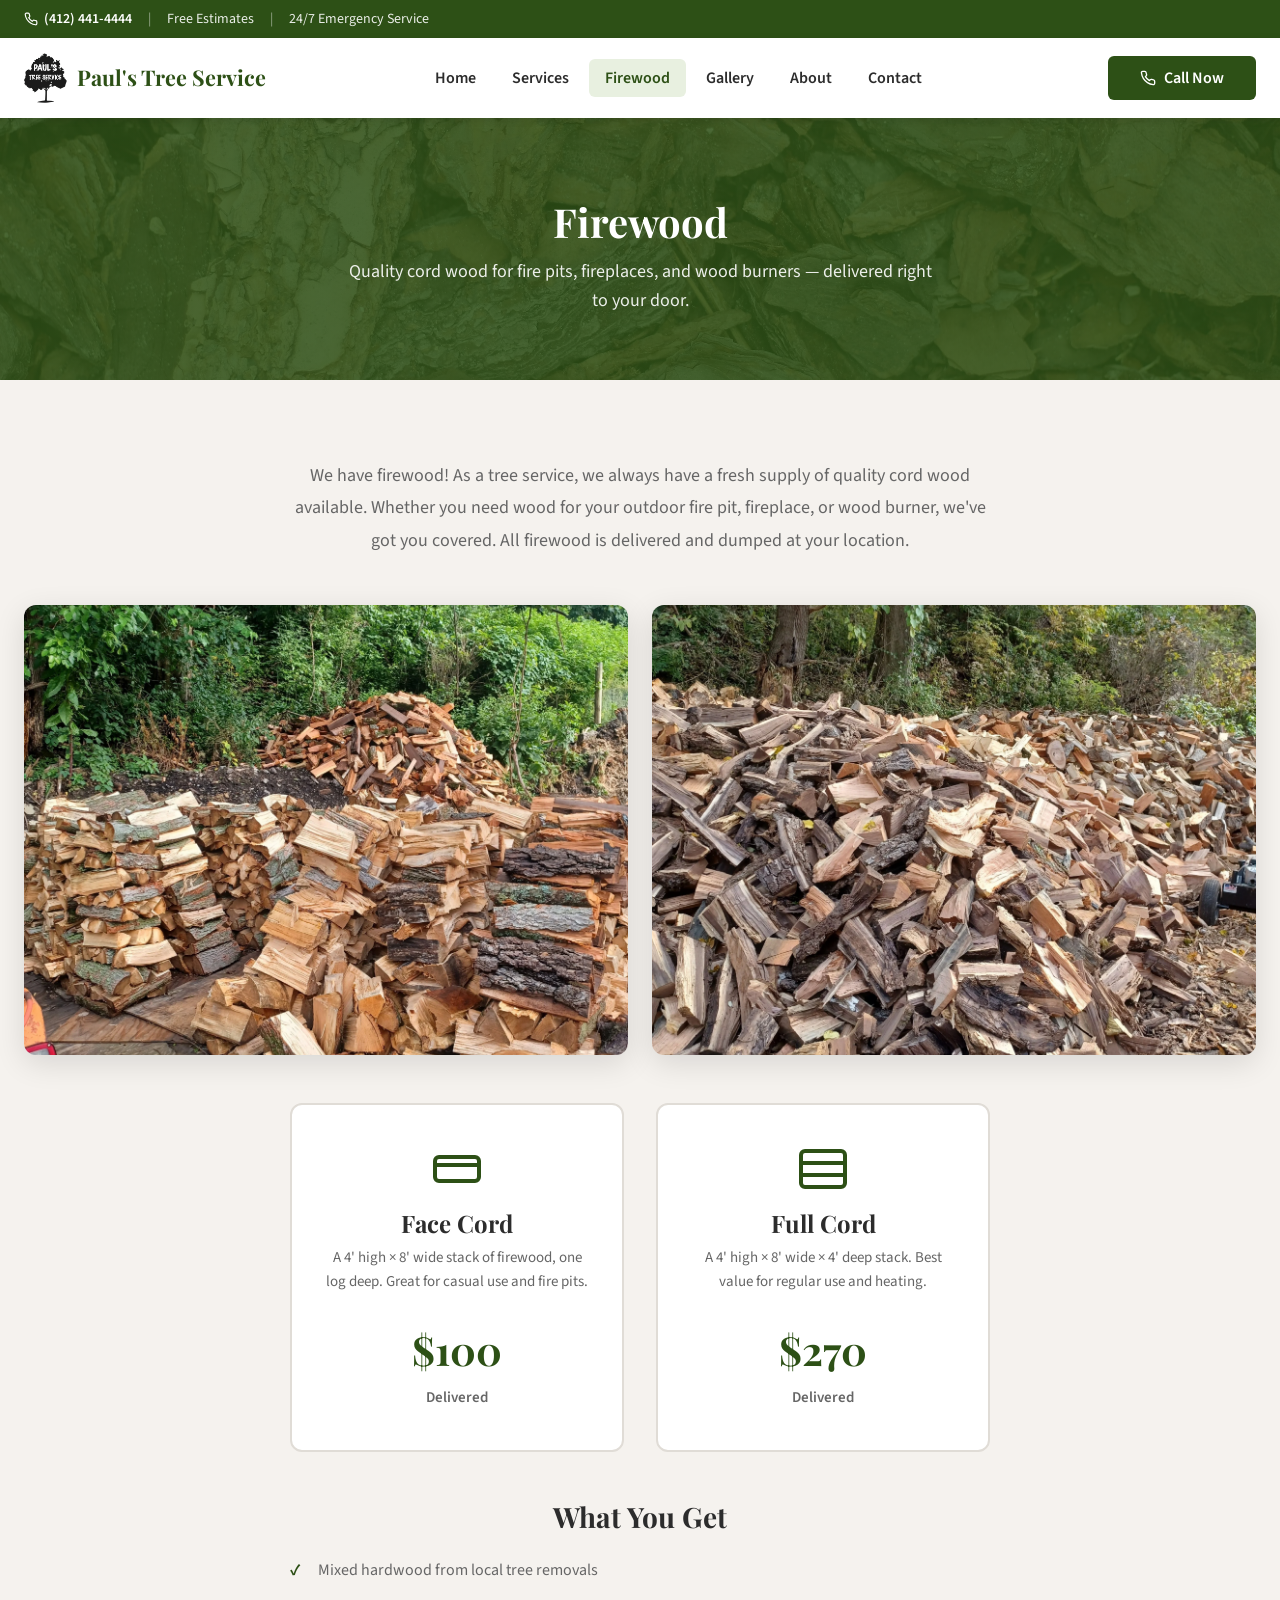
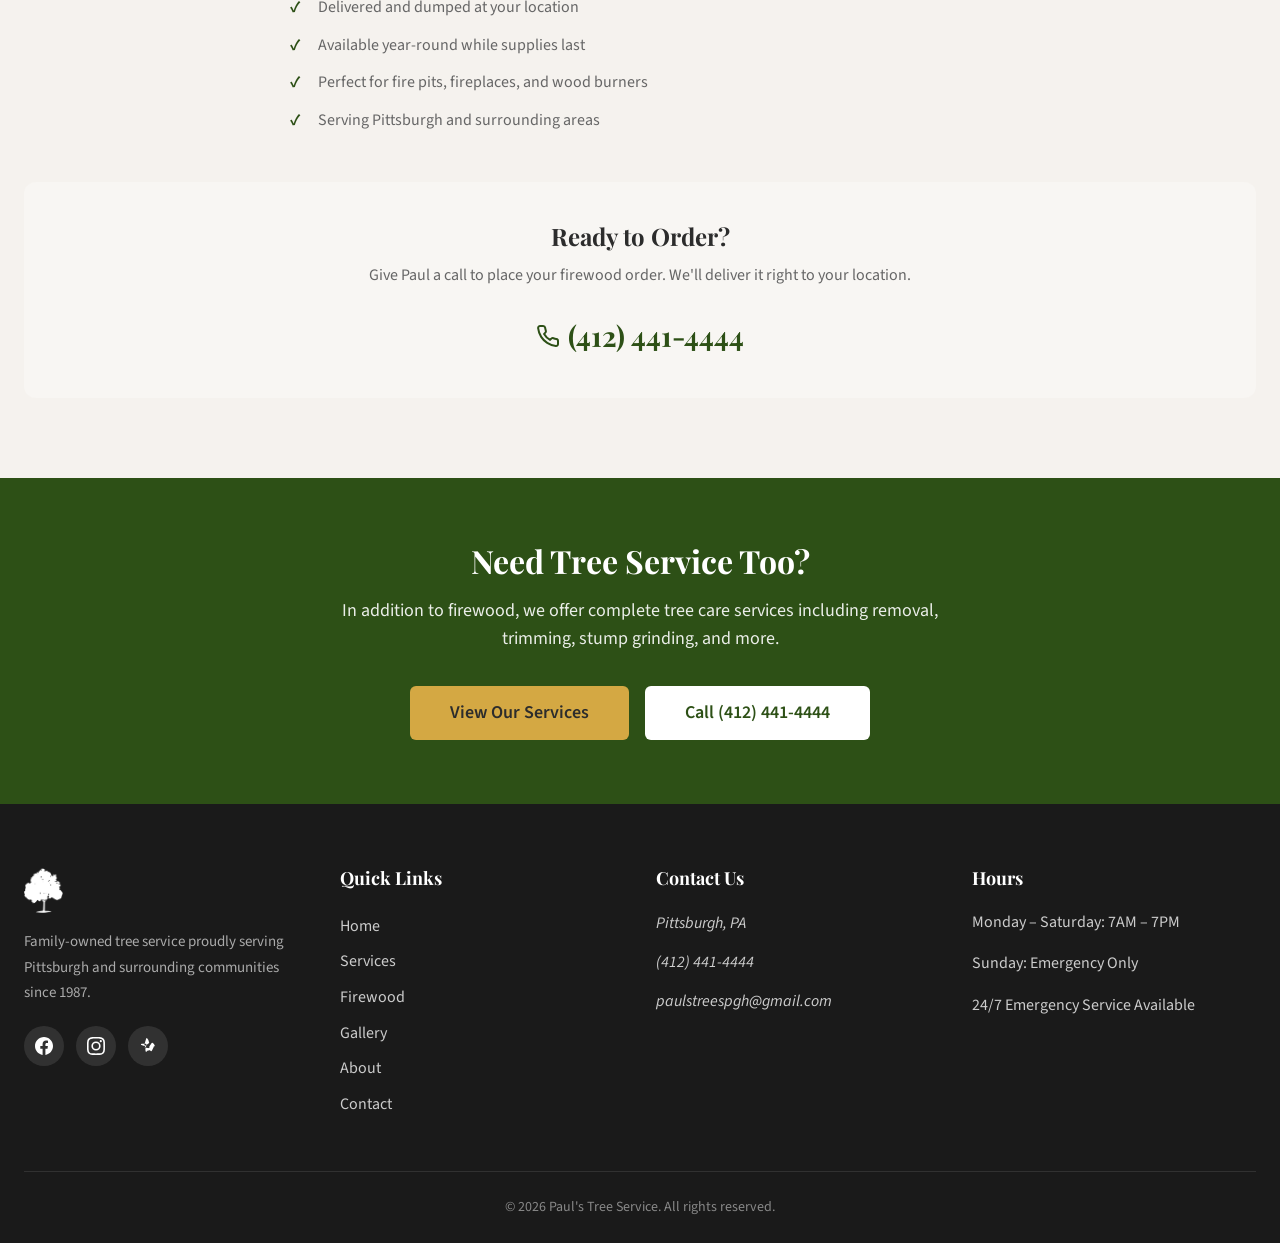
<file: firewood.html>
<!DOCTYPE html>
<html lang="en">
<head>
  <meta charset="UTF-8">
  <meta name="viewport" content="width=device-width, initial-scale=1.0">
  <title>Firewood | Paul's Tree Service Pittsburgh - Cord Wood Delivery</title>
  <meta name="description" content="Quality firewood delivered in Pittsburgh, PA. Face cords and full cords available. Seasoned cord wood for fire pits, fireplaces, and wood burners. Call to order.">

  <!-- Open Graph -->
  <meta property="og:title" content="Firewood | Paul's Tree Service Pittsburgh - Cord Wood Delivery">
  <meta property="og:description" content="Quality firewood delivered in Pittsburgh, PA. Face cords and full cords available. Seasoned cord wood for fire pits, fireplaces, and wood burners. Call to order.">
  <meta property="og:image" content="https://pauls-tree-service.com/images/og-image.jpg">
  <meta property="og:url" content="https://pauls-tree-service.com/firewood">
  <meta property="og:type" content="website">
  <meta property="og:locale" content="en_US">

  <!-- Twitter Card -->
  <meta name="twitter:card" content="summary_large_image">
  <meta name="twitter:title" content="Firewood | Paul's Tree Service Pittsburgh - Cord Wood Delivery">
  <meta name="twitter:description" content="Quality firewood delivered in Pittsburgh, PA. Face cords and full cords available. Seasoned cord wood for fire pits, fireplaces, and wood burners. Call to order.">
  <meta name="twitter:image" content="https://pauls-tree-service.com/images/og-image.jpg">

  <!-- Geo Meta Tags -->
  <meta name="geo.region" content="US-PA">
  <meta name="geo.placename" content="Pittsburgh">
  <meta name="geo.position" content="40.4406;-79.9959">
  <meta name="ICBM" content="40.4406, -79.9959">

  <!-- Canonical -->
  <link rel="canonical" href="https://pauls-tree-service.com/firewood">

  <!-- Preconnect to Google Fonts -->
  <link rel="preconnect" href="https://fonts.googleapis.com">
  <link rel="preconnect" href="https://fonts.gstatic.com" crossorigin>

  <!-- Google Fonts -->
  <link href="https://fonts.googleapis.com/css2?family=Playfair+Display:wght@400;700;900&family=Source+Sans+3:wght@300;400;600;700&display=swap" rel="stylesheet">

  <!-- Stylesheet -->
  <link rel="stylesheet" href="css/style.css">

  <!-- Favicons -->
  <link rel="icon" type="image/png" sizes="32x32" href="images/favicon-32x32.svg">
  <link rel="icon" type="image/png" sizes="16x16" href="images/favicon-16x16.svg">
  <link rel="apple-touch-icon" sizes="180x180" href="images/apple-touch-icon.svg">
  <link rel="manifest" href="site.webmanifest">

  <!-- Page Hero Styles -->
  <style>
    .page-hero {
      background: linear-gradient(rgba(45, 80, 22, 0.85), rgba(45, 80, 22, 0.85)),
                  url('images/firewood/firewood-hero.jpg') center/cover no-repeat;
      color: white;
      padding: 5rem 0 4rem;
      text-align: center;
    }
    .page-hero__title {
      font-size: 2.5rem;
      color: white;
      margin-bottom: 0.75rem;
    }
    .page-hero__subtitle {
      font-size: 1.125rem;
      opacity: 0.9;
      max-width: 600px;
      margin: 0 auto;
    }

    /* Firewood Page Styles */
    .firewood-intro {
      text-align: center;
      max-width: 700px;
      margin: 0 auto 3rem;
    }
    .firewood-intro__text {
      font-size: 1.125rem;
      color: var(--color-text-muted);
      line-height: 1.8;
    }

    .pricing-grid {
      display: grid;
      grid-template-columns: 1fr;
      gap: 2rem;
      max-width: 700px;
      margin: 0 auto 3rem;
    }
    @media (min-width: 600px) {
      .pricing-grid {
        grid-template-columns: 1fr 1fr;
      }
    }

    .pricing-card {
      background: var(--color-bg-white);
      border: 2px solid var(--color-border);
      border-radius: var(--radius-xl);
      padding: 2.5rem 2rem;
      text-align: center;
      transition: border-color var(--transition-base), box-shadow var(--transition-base);
    }
    .pricing-card:hover {
      border-color: var(--color-primary);
      box-shadow: var(--shadow-lg);
    }
    .pricing-card__icon {
      width: 48px;
      height: 48px;
      color: var(--color-primary);
      margin: 0 auto 1rem;
    }
    .pricing-card__title {
      font-family: var(--font-heading);
      font-size: 1.5rem;
      font-weight: 700;
      margin-bottom: 0.5rem;
    }
    .pricing-card__desc {
      color: var(--color-text-muted);
      font-size: 0.9375rem;
      margin-bottom: 1.5rem;
      line-height: 1.6;
    }
    .pricing-card__price {
      font-family: var(--font-heading);
      font-size: 2.5rem;
      font-weight: 700;
      color: var(--color-primary);
      margin-bottom: 0.25rem;
    }
    .pricing-card__note {
      font-size: 0.9375rem;
      color: var(--color-text-muted);
      font-weight: 600;
    }

    .firewood-details {
      max-width: 700px;
      margin: 0 auto;
    }
    .firewood-details__title {
      font-family: var(--font-heading);
      font-size: 1.75rem;
      font-weight: 700;
      margin-bottom: 1.5rem;
      text-align: center;
    }
    .firewood-details__list {
      list-style: none;
      display: grid;
      gap: 0.75rem;
      margin-bottom: 2rem;
    }
    .firewood-details__list li {
      padding-left: 1.75rem;
      position: relative;
      line-height: 1.6;
      color: var(--color-text-muted);
    }
    .firewood-details__list li::before {
      content: '\2713';
      position: absolute;
      left: 0;
      top: 0;
      color: var(--color-primary);
      font-weight: 700;
      font-size: 1rem;
    }

    .firewood-order {
      background: var(--color-bg-alt, #f8f6f3);
      border-radius: var(--radius-xl);
      padding: 2.5rem;
      text-align: center;
      margin-top: 3rem;
    }
    .firewood-order__title {
      font-family: var(--font-heading);
      font-size: 1.5rem;
      font-weight: 700;
      margin-bottom: 0.75rem;
    }
    .firewood-order__text {
      color: var(--color-text-muted);
      margin-bottom: 1.5rem;
      line-height: 1.7;
    }
    .firewood-order__phone {
      font-family: var(--font-heading);
      font-size: 1.75rem;
      font-weight: 700;
      color: var(--color-primary);
      text-decoration: none;
      display: inline-flex;
      align-items: center;
      gap: 0.5rem;
    }
    .firewood-order__phone:hover {
      opacity: 0.85;
    }
    .firewood-order__phone svg {
      width: 24px;
      height: 24px;
    }

    .firewood-photos {
      display: grid;
      grid-template-columns: 1fr;
      gap: 1.5rem;
      margin-bottom: 3rem;
    }
    @media (min-width: 600px) {
      .firewood-photos {
        grid-template-columns: 1fr 1fr;
      }
    }
    .firewood-photos__img {
      width: 100%;
      border-radius: var(--radius-xl);
      box-shadow: var(--shadow-lg);
      aspect-ratio: 4 / 3;
      object-fit: cover;
    }
  </style>

  <!-- Schema.org JSON-LD -->
  <script type="application/ld+json">
  {
    "@context": "https://schema.org",
    "@type": "Product",
    "name": "Firewood",
    "description": "Quality cord wood for fire pits, fireplaces, and wood burners. Delivered to your location in Pittsburgh, PA.",
    "brand": {
      "@type": "Brand",
      "name": "Paul's Tree Service"
    },
    "offers": [
      {
        "@type": "Offer",
        "name": "Face Cord",
        "price": "100.00",
        "priceCurrency": "USD",
        "description": "Face cord of firewood, delivered",
        "availability": "https://schema.org/InStock"
      },
      {
        "@type": "Offer",
        "name": "Full Cord",
        "price": "270.00",
        "priceCurrency": "USD",
        "description": "Full cord of firewood, delivered",
        "availability": "https://schema.org/InStock"
      }
    ],
    "seller": {
      "@type": "LocalBusiness",
      "name": "Paul's Tree Service",
      "telephone": "+14124414444",
      "address": {
        "@type": "PostalAddress",
        "addressLocality": "Pittsburgh",
        "addressRegion": "PA",
        "addressCountry": "US"
      }
    }
  }
  </script>
</head>
<body>

  <!-- Skip Navigation -->
  <a href="#main" class="skip-link">Skip to main content</a>

  <!-- Top Bar -->
  <div class="top-bar">
    <div class="container">
      <div class="top-bar__left">
        <a href="tel:+14124414444" class="top-bar__phone">
          <svg xmlns="http://www.w3.org/2000/svg" width="16" height="16" viewBox="0 0 24 24" fill="none" stroke="currentColor" stroke-width="2" stroke-linecap="round" stroke-linejoin="round"><path d="M22 16.92v3a2 2 0 0 1-2.18 2 19.79 19.79 0 0 1-8.63-3.07 19.5 19.5 0 0 1-6-6 19.79 19.79 0 0 1-3.07-8.67A2 2 0 0 1 4.11 2h3a2 2 0 0 1 2 1.72 12.84 12.84 0 0 0 .7 2.81 2 2 0 0 1-.45 2.11L8.09 9.91a16 16 0 0 0 6 6l1.27-1.27a2 2 0 0 1 2.11-.45 12.84 12.84 0 0 0 2.81.7A2 2 0 0 1 22 16.92z"/></svg>
          (412) 441-4444
        </a>
        <span class="top-bar__divider">|</span>
        <span class="top-bar__text">Free Estimates</span>
        <span class="top-bar__divider">|</span>
        <span class="top-bar__text">24/7 Emergency Service</span>
      </div>
    </div>
  </div>

  <!-- Header -->
  <header class="header" id="header">
    <div class="container">
      <a href="index.html" class="header__logo">
        <img src="images/logo.png" alt="Paul's Tree Service" width="180" height="60">
        <span class="header__logo-text">Paul's Tree Service</span>
      </a>
      <nav class="header__nav" id="nav" aria-label="Main navigation">
        <ul class="header__nav-list">
          <li><a href="index.html" class="header__nav-link">Home</a></li>
          <li><a href="services.html" class="header__nav-link">Services</a></li>
          <li><a href="firewood.html" class="header__nav-link header__nav-link--active">Firewood</a></li>
          <li><a href="gallery.html" class="header__nav-link">Gallery</a></li>
          <li><a href="about.html" class="header__nav-link">About</a></li>
          <li><a href="contact.html" class="header__nav-link">Contact</a></li>
        </ul>
      </nav>
      <a href="tel:+14124414444" class="btn btn--primary header__cta">
        <svg xmlns="http://www.w3.org/2000/svg" width="18" height="18" viewBox="0 0 24 24" fill="none" stroke="currentColor" stroke-width="2" stroke-linecap="round" stroke-linejoin="round"><path d="M22 16.92v3a2 2 0 0 1-2.18 2 19.79 19.79 0 0 1-8.63-3.07 19.5 19.5 0 0 1-6-6 19.79 19.79 0 0 1-3.07-8.67A2 2 0 0 1 4.11 2h3a2 2 0 0 1 2 1.72 12.84 12.84 0 0 0 .7 2.81 2 2 0 0 1-.45 2.11L8.09 9.91a16 16 0 0 0 6 6l1.27-1.27a2 2 0 0 1 2.11-.45 12.84 12.84 0 0 0 2.81.7A2 2 0 0 1 22 16.92z"/></svg>
        Call Now
      </a>
      <button class="header__menu-toggle" id="menu-toggle" aria-label="Toggle navigation menu" aria-expanded="false">
        <span class="header__menu-icon"></span>
      </button>
    </div>
  </header>

  <!-- Main Content -->
  <main id="main">

    <!-- Page Hero -->
    <section class="page-hero">
      <div class="container">
        <h1 class="page-hero__title">Firewood</h1>
        <p class="page-hero__subtitle">Quality cord wood for fire pits, fireplaces, and wood burners &mdash; delivered right to your door.</p>
      </div>
    </section>

    <!-- Firewood Content -->
    <section class="section">
      <div class="container">

        <div class="firewood-intro">
          <p class="firewood-intro__text">We have firewood! As a tree service, we always have a fresh supply of quality cord wood available. Whether you need wood for your outdoor fire pit, fireplace, or wood burner, we've got you covered. All firewood is delivered and dumped at your location.</p>
        </div>

        <!-- Firewood Photos -->
        <div class="firewood-photos">
          <img src="images/firewood/firewood-1.jpg" alt="Stacked cord wood ready for delivery" class="firewood-photos__img" width="600" height="450" loading="lazy">
          <img src="images/firewood/firewood-2.jpg" alt="Large supply of split firewood" class="firewood-photos__img" width="600" height="450" loading="lazy">
        </div>

        <!-- Pricing Cards -->
        <div class="pricing-grid">
          <div class="pricing-card">
            <div class="pricing-card__icon">
              <svg xmlns="http://www.w3.org/2000/svg" viewBox="0 0 24 24" fill="none" stroke="currentColor" stroke-width="2" stroke-linecap="round" stroke-linejoin="round"><rect x="1" y="6" width="22" height="12" rx="2" ry="2"/><line x1="1" y1="10" x2="23" y2="10"/></svg>
            </div>
            <h2 class="pricing-card__title">Face Cord</h2>
            <p class="pricing-card__desc">A 4' high &times; 8' wide stack of firewood, one log deep. Great for casual use and fire pits.</p>
            <div class="pricing-card__price">$100</div>
            <div class="pricing-card__note">Delivered</div>
          </div>
          <div class="pricing-card">
            <div class="pricing-card__icon">
              <svg xmlns="http://www.w3.org/2000/svg" viewBox="0 0 24 24" fill="none" stroke="currentColor" stroke-width="2" stroke-linecap="round" stroke-linejoin="round"><rect x="1" y="3" width="22" height="18" rx="2" ry="2"/><line x1="1" y1="9" x2="23" y2="9"/><line x1="1" y1="15" x2="23" y2="15"/></svg>
            </div>
            <h2 class="pricing-card__title">Full Cord</h2>
            <p class="pricing-card__desc">A 4' high &times; 8' wide &times; 4' deep stack. Best value for regular use and heating.</p>
            <div class="pricing-card__price">$270</div>
            <div class="pricing-card__note">Delivered</div>
          </div>
        </div>

        <!-- Details -->
        <div class="firewood-details">
          <h2 class="firewood-details__title">What You Get</h2>
          <ul class="firewood-details__list">
            <li>Mixed hardwood from local tree removals</li>
            <li>Delivered and dumped at your location</li>
            <li>Available year-round while supplies last</li>
            <li>Perfect for fire pits, fireplaces, and wood burners</li>
            <li>Serving Pittsburgh and surrounding areas</li>
          </ul>
        </div>

        <!-- Order CTA -->
        <div class="firewood-order">
          <h2 class="firewood-order__title">Ready to Order?</h2>
          <p class="firewood-order__text">Give Paul a call to place your firewood order. We'll deliver it right to your location.</p>
          <a href="tel:+14124414444" class="firewood-order__phone">
            <svg xmlns="http://www.w3.org/2000/svg" viewBox="0 0 24 24" fill="none" stroke="currentColor" stroke-width="2" stroke-linecap="round" stroke-linejoin="round"><path d="M22 16.92v3a2 2 0 0 1-2.18 2 19.79 19.79 0 0 1-8.63-3.07 19.5 19.5 0 0 1-6-6 19.79 19.79 0 0 1-3.07-8.67A2 2 0 0 1 4.11 2h3a2 2 0 0 1 2 1.72 12.84 12.84 0 0 0 .7 2.81 2 2 0 0 1-.45 2.11L8.09 9.91a16 16 0 0 0 6 6l1.27-1.27a2 2 0 0 1 2.11-.45 12.84 12.84 0 0 0 2.81.7A2 2 0 0 1 22 16.92z"/></svg>
            (412) 441-4444
          </a>
        </div>

      </div>
    </section>

    <!-- CTA Banner -->
    <section class="cta-banner">
      <div class="container">
        <h2 class="cta-banner__title">Need Tree Service Too?</h2>
        <p class="cta-banner__text">In addition to firewood, we offer complete tree care services including removal, trimming, stump grinding, and more.</p>
        <div class="cta-banner__actions">
          <a href="services.html" class="btn btn--accent btn--large">View Our Services</a>
          <a href="tel:+14124414444" class="btn btn--white btn--large">Call (412) 441-4444</a>
        </div>
      </div>
    </section>

  </main>

  <!-- Footer -->
  <footer class="footer">
    <div class="container">
      <div class="footer__grid">
        <div class="footer__col">
          <img src="images/logo.png" alt="Paul's Tree Service" class="footer__logo" width="160" height="53">
          <p class="footer__desc">Family-owned tree service proudly serving Pittsburgh and surrounding communities since 1987.</p>
          <div class="footer__social">
            <a href="https://www.facebook.com/PaulGregorius86/" target="_blank" rel="noopener noreferrer" aria-label="Facebook">
              <svg xmlns="http://www.w3.org/2000/svg" width="20" height="20" viewBox="0 0 24 24" fill="currentColor"><path d="M24 12.073c0-6.627-5.373-12-12-12s-12 5.373-12 12c0 5.99 4.388 10.954 10.125 11.854v-8.385H7.078v-3.47h3.047V9.43c0-3.007 1.792-4.669 4.533-4.669 1.312 0 2.686.235 2.686.235v2.953H15.83c-1.491 0-1.956.925-1.956 1.874v2.25h3.328l-.532 3.47h-2.796v8.385C19.612 23.027 24 18.062 24 12.073z"/></svg>
            </a>
            <a href="https://www.instagram.com/paulstreespgh" target="_blank" rel="noopener noreferrer" aria-label="Instagram">
              <svg xmlns="http://www.w3.org/2000/svg" width="20" height="20" viewBox="0 0 24 24" fill="currentColor"><path d="M12 2.163c3.204 0 3.584.012 4.85.07 3.252.148 4.771 1.691 4.919 4.919.058 1.265.069 1.645.069 4.849 0 3.205-.012 3.584-.069 4.849-.149 3.225-1.664 4.771-4.919 4.919-1.266.058-1.644.07-4.85.07-3.204 0-3.584-.012-4.849-.07-3.26-.149-4.771-1.699-4.919-4.92-.058-1.265-.07-1.644-.07-4.849 0-3.204.013-3.583.07-4.849.149-3.227 1.664-4.771 4.919-4.919 1.266-.057 1.645-.069 4.849-.069zM12 0C8.741 0 8.333.014 7.053.072 2.695.272.273 2.69.073 7.052.014 8.333 0 8.741 0 12c0 3.259.014 3.668.072 4.948.2 4.358 2.618 6.78 6.98 6.98C8.333 23.986 8.741 24 12 24c3.259 0 3.668-.014 4.948-.072 4.354-.2 6.782-2.618 6.979-6.98.059-1.28.073-1.689.073-4.948 0-3.259-.014-3.667-.072-4.947-.196-4.354-2.617-6.78-6.979-6.98C15.668.014 15.259 0 12 0zm0 5.838a6.162 6.162 0 100 12.324 6.162 6.162 0 000-12.324zM12 16a4 4 0 110-8 4 4 0 010 8zm6.406-11.845a1.44 1.44 0 100 2.881 1.44 1.44 0 000-2.881z"/></svg>
            </a>
            <a href="https://www.yelp.com/biz/pauls-tree-service-no-title" target="_blank" rel="noopener noreferrer" aria-label="Yelp">
              <svg xmlns="http://www.w3.org/2000/svg" width="20" height="20" viewBox="0 0 24 24" fill="currentColor"><path d="M20.16 12.594l-4.995 1.433c-.96.276-1.74-.8-1.176-1.63l2.905-4.308a1.072 1.072 0 011.596-.206 9.194 9.194 0 012.364 3.2 1.073 1.073 0 01-.694 1.51zm-3.005 5.69a1.073 1.073 0 01-1.506.354 9.233 9.233 0 01-2.771-2.87 1.073 1.073 0 01.476-1.572l4.752-2.08c.913-.4 1.82.532 1.373 1.41l-2.324 4.758zM10.23 19.811a1.073 1.073 0 01-1.4-.725 9.2 9.2 0 01-.18-3.955 1.073 1.073 0 011.327-.852l5.095 1.192c.978.228.978 1.617 0 1.846l-4.842 1.494zm-2.12-7.39L3.2 10.696c-.944-.333-.7-1.682.37-1.682h5.248a1.073 1.073 0 011.06 1.178 9.233 9.233 0 01-1.085 3.64 1.073 1.073 0 01-1.593.282l.91.007zM10.8 1.5c-.5-.135-1.07.153-1.2.648L7.2 10.044c-.275.96.807 1.734 1.636 1.17l4.27-2.9a1.073 1.073 0 00.198-1.6A9.233 9.233 0 0010.8 1.5z"/></svg>
            </a>
          </div>
        </div>
        <div class="footer__col">
          <h3 class="footer__heading">Quick Links</h3>
          <ul class="footer__links">
            <li><a href="index.html">Home</a></li>
            <li><a href="services.html">Services</a></li>
            <li><a href="firewood.html">Firewood</a></li>
            <li><a href="gallery.html">Gallery</a></li>
            <li><a href="about.html">About</a></li>
            <li><a href="contact.html">Contact</a></li>
          </ul>
        </div>
        <div class="footer__col">
          <h3 class="footer__heading">Contact Us</h3>
          <address class="footer__contact">
            <p>Pittsburgh, PA</p>
            <p><a href="tel:+14124414444">(412) 441-4444</a></p>
            <p><a href="mailto:paulstreespgh@gmail.com">paulstreespgh@gmail.com</a></p>
          </address>
        </div>
        <div class="footer__col">
          <h3 class="footer__heading">Hours</h3>
          <p>Monday &ndash; Saturday: 7AM &ndash; 7PM</p>
          <p>Sunday: Emergency Only</p>
          <p>24/7 Emergency Service Available</p>
        </div>
      </div>
      <div class="footer__bottom">
        <p>&copy; 2026 Paul's Tree Service. All rights reserved.</p>
      </div>
    </div>
  </footer>

  <!-- Scripts -->
  <script src="js/main.js" defer></script>

</body>
</html>
</file>
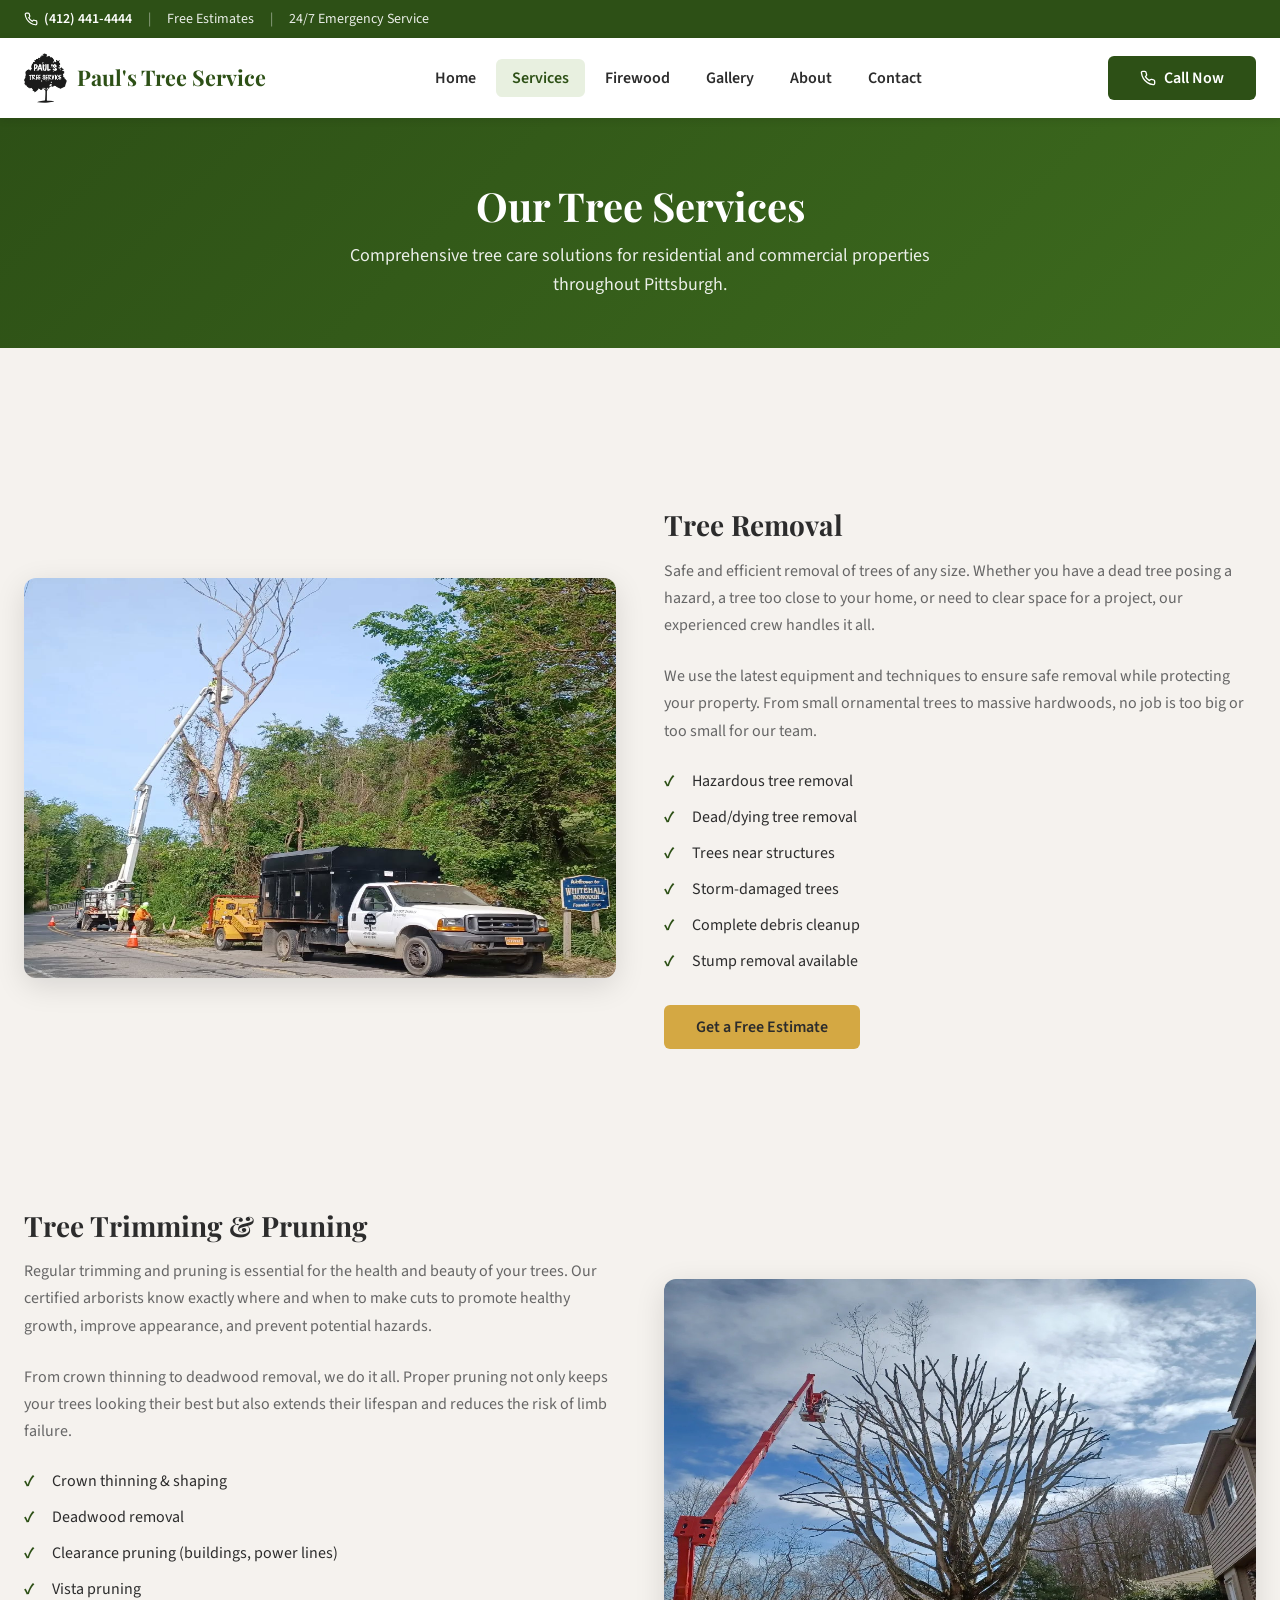
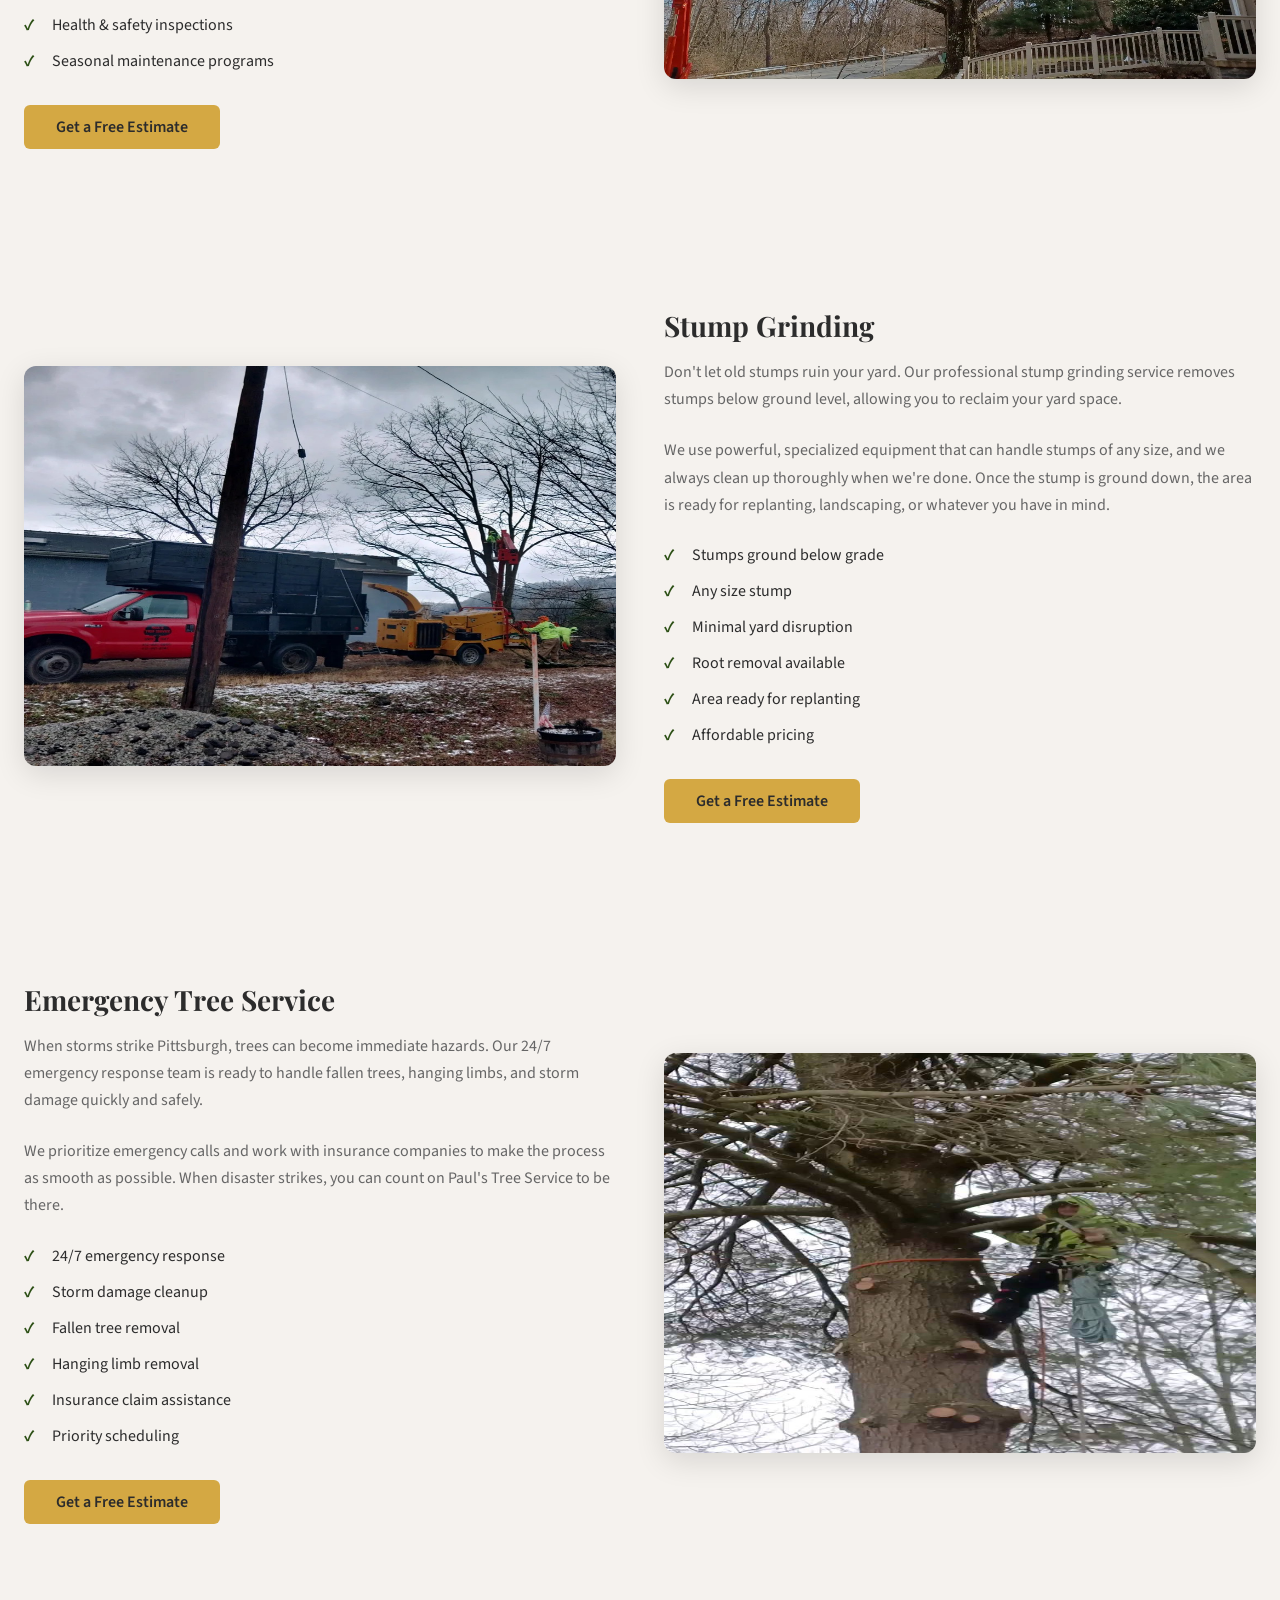
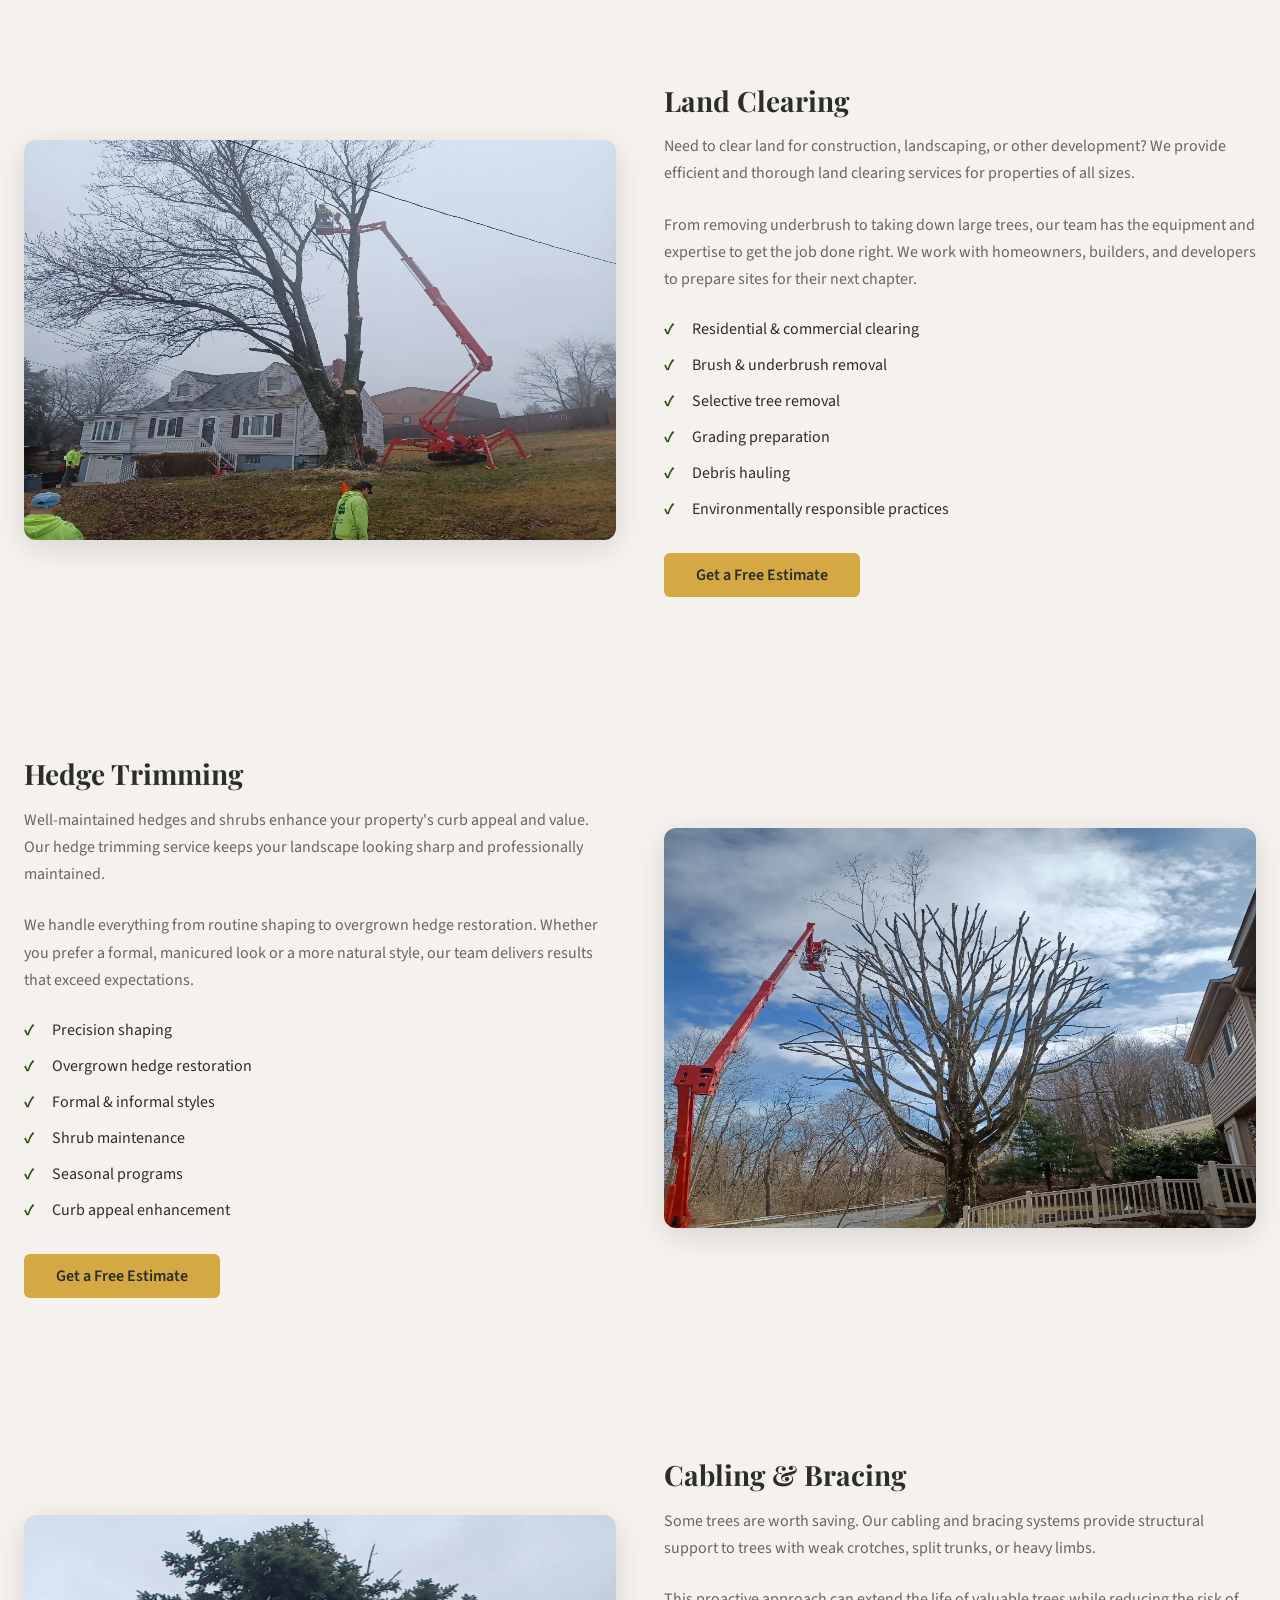
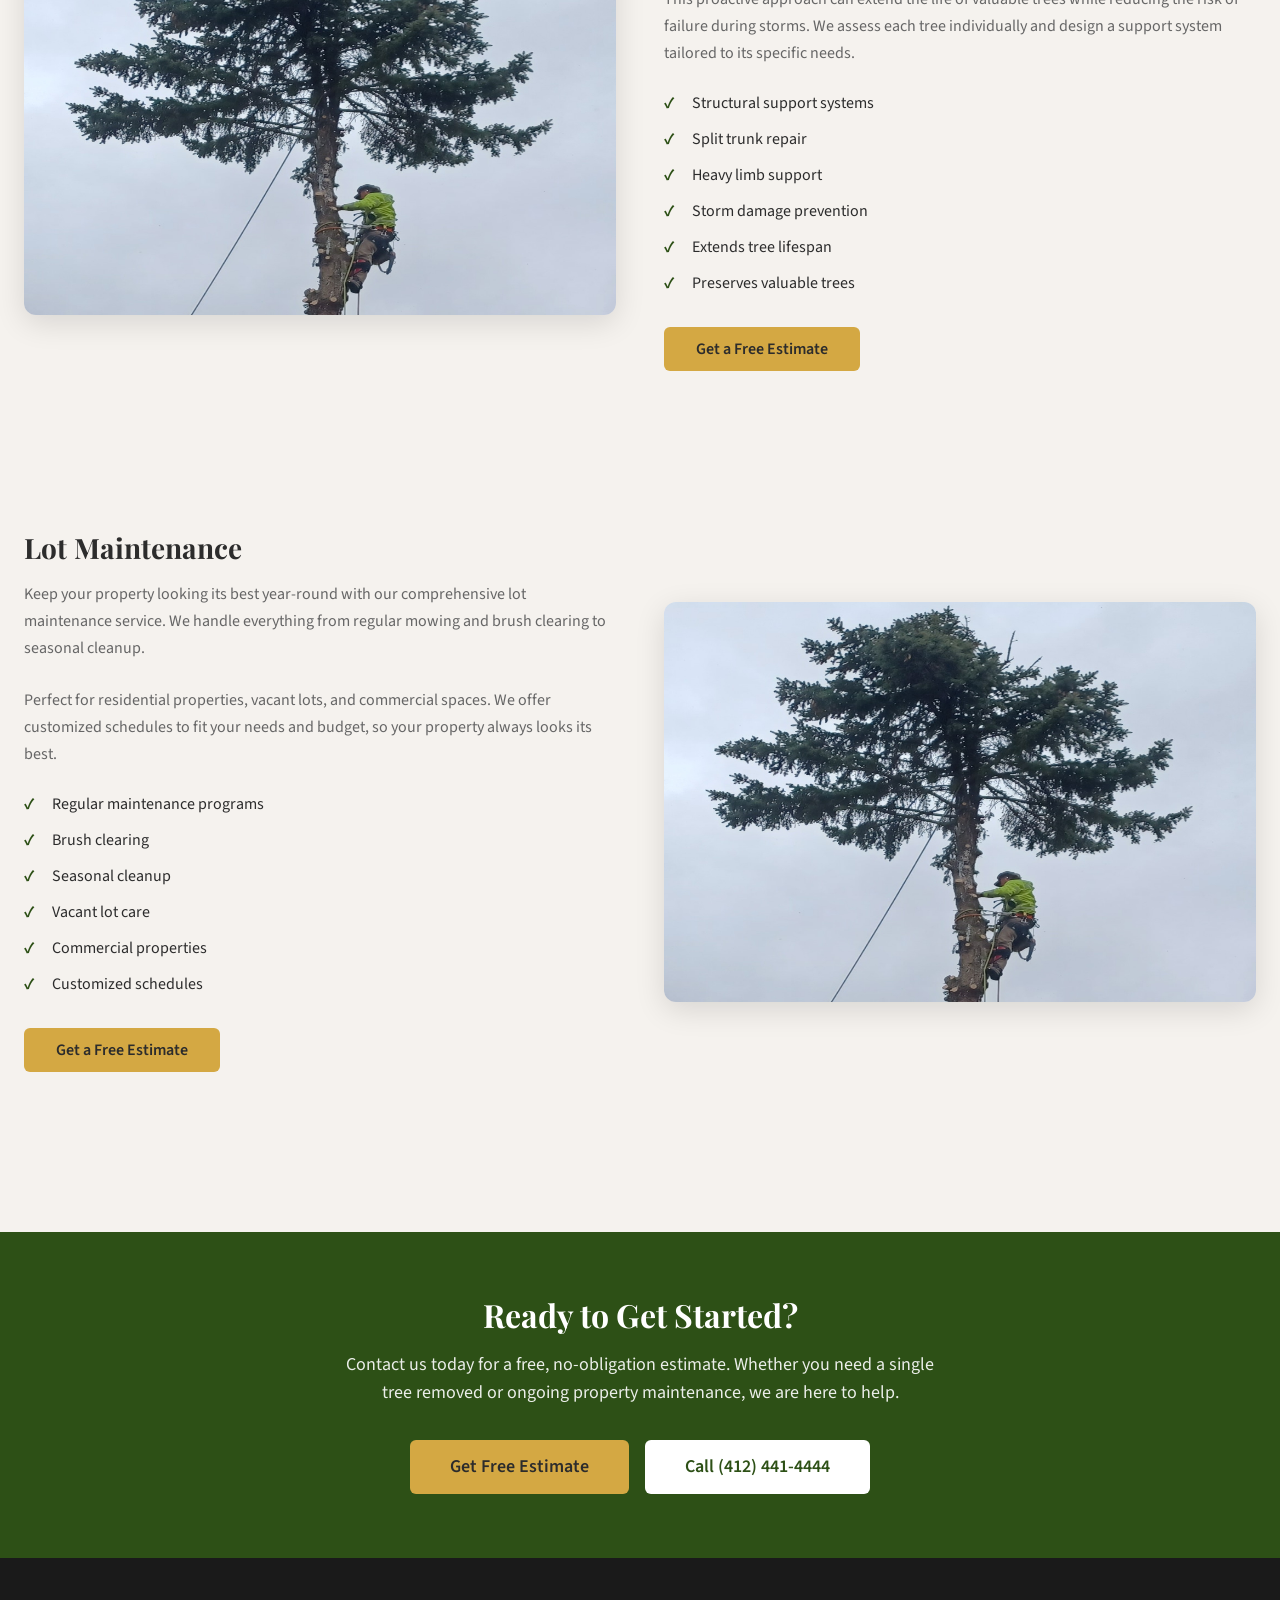
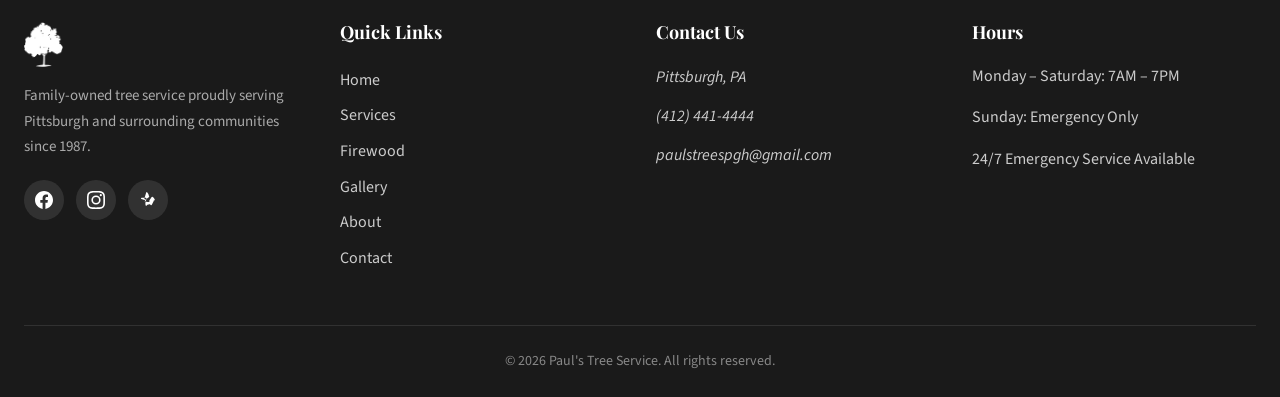
<file: services.html>
<!DOCTYPE html>
<html lang="en">
<head>
  <meta charset="UTF-8">
  <meta name="viewport" content="width=device-width, initial-scale=1.0">
  <title>Tree Services | Paul's Tree Service Pittsburgh - Removal, Trimming, Stump Grinding</title>
  <meta name="description" content="Professional tree services in Pittsburgh, PA. Tree removal, trimming, pruning, stump grinding, emergency service, land clearing, and more. Free estimates. Call (412) 441-4444.">

  <!-- Open Graph -->
  <meta property="og:title" content="Tree Services | Paul's Tree Service Pittsburgh - Removal, Trimming, Stump Grinding">
  <meta property="og:description" content="Professional tree services in Pittsburgh, PA. Tree removal, trimming, pruning, stump grinding, emergency service, land clearing, and more. Free estimates. Call (412) 441-4444.">
  <meta property="og:image" content="https://pauls-tree-service.com/images/og-image.jpg">
  <meta property="og:url" content="https://pauls-tree-service.com/services">
  <meta property="og:type" content="website">
  <meta property="og:locale" content="en_US">

  <!-- Twitter Card -->
  <meta name="twitter:card" content="summary_large_image">
  <meta name="twitter:title" content="Tree Services | Paul's Tree Service Pittsburgh - Removal, Trimming, Stump Grinding">
  <meta name="twitter:description" content="Professional tree services in Pittsburgh, PA. Tree removal, trimming, pruning, stump grinding, emergency service, land clearing, and more. Free estimates. Call (412) 441-4444.">
  <meta name="twitter:image" content="https://pauls-tree-service.com/images/og-image.jpg">

  <!-- Geo Meta Tags -->
  <meta name="geo.region" content="US-PA">
  <meta name="geo.placename" content="Pittsburgh">
  <meta name="geo.position" content="40.4406;-79.9959">
  <meta name="ICBM" content="40.4406, -79.9959">

  <!-- Canonical -->
  <link rel="canonical" href="https://pauls-tree-service.com/services">

  <!-- Preconnect to Google Fonts -->
  <link rel="preconnect" href="https://fonts.googleapis.com">
  <link rel="preconnect" href="https://fonts.gstatic.com" crossorigin>

  <!-- Google Fonts -->
  <link href="https://fonts.googleapis.com/css2?family=Playfair+Display:wght@400;700;900&family=Source+Sans+3:wght@300;400;600;700&display=swap" rel="stylesheet">

  <!-- Stylesheet -->
  <link rel="stylesheet" href="css/style.css">

  <!-- Favicons -->
  <link rel="icon" type="image/png" sizes="32x32" href="images/favicon-32x32.svg">
  <link rel="icon" type="image/png" sizes="16x16" href="images/favicon-16x16.svg">
  <link rel="apple-touch-icon" sizes="180x180" href="images/apple-touch-icon.svg">
  <link rel="manifest" href="site.webmanifest">

  <!-- Page Hero Styles -->
  <style>
    .page-hero {
      background: linear-gradient(135deg, #2D5016, #3d6b1e);
      color: white;
      padding: 4rem 0 3rem;
      text-align: center;
    }
    .page-hero__title {
      font-size: 2.5rem;
      color: white;
      margin-bottom: 0.75rem;
    }
    .page-hero__subtitle {
      font-size: 1.125rem;
      opacity: 0.9;
      max-width: 600px;
      margin: 0 auto;
    }
  </style>

  <!-- Schema.org JSON-LD -->
  <script type="application/ld+json">
  {
    "@context": "https://schema.org",
    "@type": "TreeService",
    "name": "Paul's Tree Service",
    "url": "https://pauls-tree-service.com/",
    "telephone": "+14124414444",
    "email": "paulstreespgh@gmail.com",
    "foundingDate": "1987",
    "founder": {
      "@type": "Person",
      "name": "Paul Gregorius"
    },
    "address": {
      "@type": "PostalAddress",
      "addressLocality": "Pittsburgh",
      "addressRegion": "PA",
      "postalCode": "15217",
      "addressCountry": "US"
    },
    "geo": {
      "@type": "GeoCoordinates",
      "latitude": 40.4406,
      "longitude": -79.9959
    },
    "areaServed": [
      "Squirrel Hill",
      "Shadyside",
      "Point Breeze",
      "Regent Square",
      "Edgewood",
      "Swissvale",
      "Wilkinsburg",
      "Oakland",
      "Bloomfield",
      "Lawrenceville",
      "Highland Park",
      "East Liberty",
      "Homewood"
    ],
    "priceRange": "$$",
    "sameAs": [
      "https://www.facebook.com/PaulGregorius86/",
      "https://www.instagram.com/paulstreespgh",
      "https://www.yelp.com/biz/pauls-tree-service-no-title",
      "https://www.bbb.org/us/pa/pittsburgh/profile/tree-service/pauls-tree-service-0141-11001605",
      "https://www.angi.com/companylist/us/pa/pittsburgh/paul%27s-tree-service-reviews-6303012.htm"
    ],
    "hasOfferCatalog": {
      "@type": "OfferCatalog",
      "name": "Tree Care Services",
      "itemListElement": [
        {
          "@type": "Offer",
          "itemOffered": {
            "@type": "Service",
            "name": "Tree Removal",
            "description": "Safe and efficient removal of trees of any size, including hazardous, dead, and storm-damaged trees."
          }
        },
        {
          "@type": "Offer",
          "itemOffered": {
            "@type": "Service",
            "name": "Tree Trimming & Pruning",
            "description": "Professional trimming and pruning to promote healthy growth, improve appearance, and prevent hazards."
          }
        },
        {
          "@type": "Offer",
          "itemOffered": {
            "@type": "Service",
            "name": "Stump Grinding",
            "description": "Professional stump grinding below ground level to reclaim your yard space."
          }
        },
        {
          "@type": "Offer",
          "itemOffered": {
            "@type": "Service",
            "name": "Emergency Tree Service",
            "description": "24/7 emergency response for fallen trees, hanging limbs, and storm damage."
          }
        },
        {
          "@type": "Offer",
          "itemOffered": {
            "@type": "Service",
            "name": "Land Clearing",
            "description": "Efficient and thorough land clearing for construction, landscaping, or development."
          }
        },
        {
          "@type": "Offer",
          "itemOffered": {
            "@type": "Service",
            "name": "Hedge Trimming",
            "description": "Professional shaping and maintenance for hedges and shrubs to enhance curb appeal."
          }
        },
        {
          "@type": "Offer",
          "itemOffered": {
            "@type": "Service",
            "name": "Cabling & Bracing",
            "description": "Structural support systems for trees with weak crotches, split trunks, or heavy limbs."
          }
        },
        {
          "@type": "Offer",
          "itemOffered": {
            "@type": "Service",
            "name": "Lot Maintenance",
            "description": "Comprehensive lot maintenance including mowing, brush clearing, and seasonal cleanup."
          }
        }
      ]
    }
  }
  </script>
</head>
<body>

  <!-- Skip Navigation -->
  <a href="#main" class="skip-link">Skip to main content</a>

  <!-- Top Bar -->
  <div class="top-bar">
    <div class="container">
      <div class="top-bar__left">
        <a href="tel:+14124414444" class="top-bar__phone">
          <svg xmlns="http://www.w3.org/2000/svg" width="16" height="16" viewBox="0 0 24 24" fill="none" stroke="currentColor" stroke-width="2" stroke-linecap="round" stroke-linejoin="round"><path d="M22 16.92v3a2 2 0 0 1-2.18 2 19.79 19.79 0 0 1-8.63-3.07 19.5 19.5 0 0 1-6-6 19.79 19.79 0 0 1-3.07-8.67A2 2 0 0 1 4.11 2h3a2 2 0 0 1 2 1.72 12.84 12.84 0 0 0 .7 2.81 2 2 0 0 1-.45 2.11L8.09 9.91a16 16 0 0 0 6 6l1.27-1.27a2 2 0 0 1 2.11-.45 12.84 12.84 0 0 0 2.81.7A2 2 0 0 1 22 16.92z"/></svg>
          (412) 441-4444
        </a>
        <span class="top-bar__divider">|</span>
        <span class="top-bar__text">Free Estimates</span>
        <span class="top-bar__divider">|</span>
        <span class="top-bar__text">24/7 Emergency Service</span>
      </div>
    </div>
  </div>

  <!-- Header -->
  <header class="header" id="header">
    <div class="container">
      <a href="index.html" class="header__logo">
        <img src="images/logo.png" alt="Paul's Tree Service" width="180" height="60">
        <span class="header__logo-text">Paul's Tree Service</span>
      </a>
      <nav class="header__nav" id="nav" aria-label="Main navigation">
        <ul class="header__nav-list">
          <li><a href="index.html" class="header__nav-link">Home</a></li>
          <li><a href="services.html" class="header__nav-link header__nav-link--active">Services</a></li>
          <li><a href="firewood.html" class="header__nav-link">Firewood</a></li>
          <li><a href="gallery.html" class="header__nav-link">Gallery</a></li>
          <li><a href="about.html" class="header__nav-link">About</a></li>
          <li><a href="contact.html" class="header__nav-link">Contact</a></li>
        </ul>
      </nav>
      <a href="tel:+14124414444" class="btn btn--primary header__cta">
        <svg xmlns="http://www.w3.org/2000/svg" width="18" height="18" viewBox="0 0 24 24" fill="none" stroke="currentColor" stroke-width="2" stroke-linecap="round" stroke-linejoin="round"><path d="M22 16.92v3a2 2 0 0 1-2.18 2 19.79 19.79 0 0 1-8.63-3.07 19.5 19.5 0 0 1-6-6 19.79 19.79 0 0 1-3.07-8.67A2 2 0 0 1 4.11 2h3a2 2 0 0 1 2 1.72 12.84 12.84 0 0 0 .7 2.81 2 2 0 0 1-.45 2.11L8.09 9.91a16 16 0 0 0 6 6l1.27-1.27a2 2 0 0 1 2.11-.45 12.84 12.84 0 0 0 2.81.7A2 2 0 0 1 22 16.92z"/></svg>
        Call Now
      </a>
      <button class="header__menu-toggle" id="menu-toggle" aria-label="Toggle navigation menu" aria-expanded="false">
        <span class="header__menu-icon"></span>
      </button>
    </div>
  </header>

  <!-- Main Content -->
  <main id="main">

    <!-- Page Hero -->
    <section class="page-hero">
      <div class="container">
        <h1 class="page-hero__title">Our Tree Services</h1>
        <p class="page-hero__subtitle">Comprehensive tree care solutions for residential and commercial properties throughout Pittsburgh.</p>
      </div>
    </section>

    <!-- Services -->
    <section class="section">
      <div class="container">

        <!-- Service 1: Tree Removal -->
        <div class="service-block" id="tree-removal">
          <div class="service-block__image">
            <img src="images/services/tree-removal.jpg" alt="Professional tree removal in Pittsburgh" width="600" height="400" loading="lazy">
          </div>
          <div class="service-block__content">
            <h2 class="service-block__title">Tree Removal</h2>
            <p class="service-block__text">Safe and efficient removal of trees of any size. Whether you have a dead tree posing a hazard, a tree too close to your home, or need to clear space for a project, our experienced crew handles it all.</p>
            <p class="service-block__text">We use the latest equipment and techniques to ensure safe removal while protecting your property. From small ornamental trees to massive hardwoods, no job is too big or too small for our team.</p>
            <ul class="service-block__list">
              <li>Hazardous tree removal</li>
              <li>Dead/dying tree removal</li>
              <li>Trees near structures</li>
              <li>Storm-damaged trees</li>
              <li>Complete debris cleanup</li>
              <li>Stump removal available</li>
            </ul>
            <a href="contact.html" class="btn btn--accent mt-2">Get a Free Estimate</a>
          </div>
        </div>

        <!-- Service 2: Tree Trimming & Pruning -->
        <div class="service-block" id="tree-trimming">
          <div class="service-block__image">
            <img src="images/services/tree-trimming.jpg" alt="Professional tree trimming and pruning in Pittsburgh" width="600" height="400" loading="lazy">
          </div>
          <div class="service-block__content">
            <h2 class="service-block__title">Tree Trimming &amp; Pruning</h2>
            <p class="service-block__text">Regular trimming and pruning is essential for the health and beauty of your trees. Our certified arborists know exactly where and when to make cuts to promote healthy growth, improve appearance, and prevent potential hazards.</p>
            <p class="service-block__text">From crown thinning to deadwood removal, we do it all. Proper pruning not only keeps your trees looking their best but also extends their lifespan and reduces the risk of limb failure.</p>
            <ul class="service-block__list">
              <li>Crown thinning &amp; shaping</li>
              <li>Deadwood removal</li>
              <li>Clearance pruning (buildings, power lines)</li>
              <li>Vista pruning</li>
              <li>Health &amp; safety inspections</li>
              <li>Seasonal maintenance programs</li>
            </ul>
            <a href="contact.html" class="btn btn--accent mt-2">Get a Free Estimate</a>
          </div>
        </div>

        <!-- Service 3: Stump Grinding -->
        <div class="service-block" id="stump-grinding">
          <div class="service-block__image">
            <img src="images/services/stump-grinding.jpg" alt="Professional stump grinding service in Pittsburgh" width="600" height="400" loading="lazy">
          </div>
          <div class="service-block__content">
            <h2 class="service-block__title">Stump Grinding</h2>
            <p class="service-block__text">Don't let old stumps ruin your yard. Our professional stump grinding service removes stumps below ground level, allowing you to reclaim your yard space.</p>
            <p class="service-block__text">We use powerful, specialized equipment that can handle stumps of any size, and we always clean up thoroughly when we're done. Once the stump is ground down, the area is ready for replanting, landscaping, or whatever you have in mind.</p>
            <ul class="service-block__list">
              <li>Stumps ground below grade</li>
              <li>Any size stump</li>
              <li>Minimal yard disruption</li>
              <li>Root removal available</li>
              <li>Area ready for replanting</li>
              <li>Affordable pricing</li>
            </ul>
            <a href="contact.html" class="btn btn--accent mt-2">Get a Free Estimate</a>
          </div>
        </div>

        <!-- Service 4: Emergency Tree Service -->
        <div class="service-block" id="emergency-service">
          <div class="service-block__image">
            <img src="images/services/emergency-service.jpg" alt="Emergency tree service and storm damage cleanup in Pittsburgh" width="600" height="400" loading="lazy">
          </div>
          <div class="service-block__content">
            <h2 class="service-block__title">Emergency Tree Service</h2>
            <p class="service-block__text">When storms strike Pittsburgh, trees can become immediate hazards. Our 24/7 emergency response team is ready to handle fallen trees, hanging limbs, and storm damage quickly and safely.</p>
            <p class="service-block__text">We prioritize emergency calls and work with insurance companies to make the process as smooth as possible. When disaster strikes, you can count on Paul's Tree Service to be there.</p>
            <ul class="service-block__list">
              <li>24/7 emergency response</li>
              <li>Storm damage cleanup</li>
              <li>Fallen tree removal</li>
              <li>Hanging limb removal</li>
              <li>Insurance claim assistance</li>
              <li>Priority scheduling</li>
            </ul>
            <a href="contact.html" class="btn btn--accent mt-2">Get a Free Estimate</a>
          </div>
        </div>

        <!-- Service 5: Land Clearing -->
        <div class="service-block" id="land-clearing">
          <div class="service-block__image">
            <img src="images/services/land-clearing.jpg" alt="Professional land clearing service in Pittsburgh" width="600" height="400" loading="lazy">
          </div>
          <div class="service-block__content">
            <h2 class="service-block__title">Land Clearing</h2>
            <p class="service-block__text">Need to clear land for construction, landscaping, or other development? We provide efficient and thorough land clearing services for properties of all sizes.</p>
            <p class="service-block__text">From removing underbrush to taking down large trees, our team has the equipment and expertise to get the job done right. We work with homeowners, builders, and developers to prepare sites for their next chapter.</p>
            <ul class="service-block__list">
              <li>Residential &amp; commercial clearing</li>
              <li>Brush &amp; underbrush removal</li>
              <li>Selective tree removal</li>
              <li>Grading preparation</li>
              <li>Debris hauling</li>
              <li>Environmentally responsible practices</li>
            </ul>
            <a href="contact.html" class="btn btn--accent mt-2">Get a Free Estimate</a>
          </div>
        </div>

        <!-- Service 6: Hedge Trimming -->
        <div class="service-block" id="hedge-trimming">
          <div class="service-block__image">
            <img src="images/services/hedge-trimming.jpg" alt="Professional hedge trimming service in Pittsburgh" width="600" height="400" loading="lazy">
          </div>
          <div class="service-block__content">
            <h2 class="service-block__title">Hedge Trimming</h2>
            <p class="service-block__text">Well-maintained hedges and shrubs enhance your property's curb appeal and value. Our hedge trimming service keeps your landscape looking sharp and professionally maintained.</p>
            <p class="service-block__text">We handle everything from routine shaping to overgrown hedge restoration. Whether you prefer a formal, manicured look or a more natural style, our team delivers results that exceed expectations.</p>
            <ul class="service-block__list">
              <li>Precision shaping</li>
              <li>Overgrown hedge restoration</li>
              <li>Formal &amp; informal styles</li>
              <li>Shrub maintenance</li>
              <li>Seasonal programs</li>
              <li>Curb appeal enhancement</li>
            </ul>
            <a href="contact.html" class="btn btn--accent mt-2">Get a Free Estimate</a>
          </div>
        </div>

        <!-- Service 7: Cabling & Bracing -->
        <div class="service-block" id="cabling-bracing">
          <div class="service-block__image">
            <img src="images/services/cabling-bracing.jpg" alt="Tree cabling and bracing structural support in Pittsburgh" width="600" height="400" loading="lazy">
          </div>
          <div class="service-block__content">
            <h2 class="service-block__title">Cabling &amp; Bracing</h2>
            <p class="service-block__text">Some trees are worth saving. Our cabling and bracing systems provide structural support to trees with weak crotches, split trunks, or heavy limbs.</p>
            <p class="service-block__text">This proactive approach can extend the life of valuable trees while reducing the risk of failure during storms. We assess each tree individually and design a support system tailored to its specific needs.</p>
            <ul class="service-block__list">
              <li>Structural support systems</li>
              <li>Split trunk repair</li>
              <li>Heavy limb support</li>
              <li>Storm damage prevention</li>
              <li>Extends tree lifespan</li>
              <li>Preserves valuable trees</li>
            </ul>
            <a href="contact.html" class="btn btn--accent mt-2">Get a Free Estimate</a>
          </div>
        </div>

        <!-- Service 8: Lot Maintenance -->
        <div class="service-block" id="lot-maintenance">
          <div class="service-block__image">
            <img src="images/services/lot-maintenance.jpg" alt="Professional lot maintenance and property upkeep in Pittsburgh" width="600" height="400" loading="lazy">
          </div>
          <div class="service-block__content">
            <h2 class="service-block__title">Lot Maintenance</h2>
            <p class="service-block__text">Keep your property looking its best year-round with our comprehensive lot maintenance service. We handle everything from regular mowing and brush clearing to seasonal cleanup.</p>
            <p class="service-block__text">Perfect for residential properties, vacant lots, and commercial spaces. We offer customized schedules to fit your needs and budget, so your property always looks its best.</p>
            <ul class="service-block__list">
              <li>Regular maintenance programs</li>
              <li>Brush clearing</li>
              <li>Seasonal cleanup</li>
              <li>Vacant lot care</li>
              <li>Commercial properties</li>
              <li>Customized schedules</li>
            </ul>
            <a href="contact.html" class="btn btn--accent mt-2">Get a Free Estimate</a>
          </div>
        </div>

      </div>
    </section>

    <!-- CTA Banner -->
    <section class="cta-banner">
      <div class="container">
        <h2 class="cta-banner__title">Ready to Get Started?</h2>
        <p class="cta-banner__text">Contact us today for a free, no-obligation estimate. Whether you need a single tree removed or ongoing property maintenance, we are here to help.</p>
        <div class="cta-banner__actions">
          <a href="contact.html" class="btn btn--accent btn--large">Get Free Estimate</a>
          <a href="tel:+14124414444" class="btn btn--white btn--large">Call (412) 441-4444</a>
        </div>
      </div>
    </section>

  </main>

  <!-- Footer -->
  <footer class="footer">
    <div class="container">
      <div class="footer__grid">
        <div class="footer__col">
          <img src="images/logo.png" alt="Paul's Tree Service" class="footer__logo" width="160" height="53">
          <p class="footer__desc">Family-owned tree service proudly serving Pittsburgh and surrounding communities since 1987.</p>
          <div class="footer__social">
            <a href="https://www.facebook.com/PaulGregorius86/" target="_blank" rel="noopener noreferrer" aria-label="Facebook">
              <svg xmlns="http://www.w3.org/2000/svg" width="20" height="20" viewBox="0 0 24 24" fill="currentColor"><path d="M24 12.073c0-6.627-5.373-12-12-12s-12 5.373-12 12c0 5.99 4.388 10.954 10.125 11.854v-8.385H7.078v-3.47h3.047V9.43c0-3.007 1.792-4.669 4.533-4.669 1.312 0 2.686.235 2.686.235v2.953H15.83c-1.491 0-1.956.925-1.956 1.874v2.25h3.328l-.532 3.47h-2.796v8.385C19.612 23.027 24 18.062 24 12.073z"/></svg>
            </a>
            <a href="https://www.instagram.com/paulstreespgh" target="_blank" rel="noopener noreferrer" aria-label="Instagram">
              <svg xmlns="http://www.w3.org/2000/svg" width="20" height="20" viewBox="0 0 24 24" fill="currentColor"><path d="M12 2.163c3.204 0 3.584.012 4.85.07 3.252.148 4.771 1.691 4.919 4.919.058 1.265.069 1.645.069 4.849 0 3.205-.012 3.584-.069 4.849-.149 3.225-1.664 4.771-4.919 4.919-1.266.058-1.644.07-4.85.07-3.204 0-3.584-.012-4.849-.07-3.26-.149-4.771-1.699-4.919-4.92-.058-1.265-.07-1.644-.07-4.849 0-3.204.013-3.583.07-4.849.149-3.227 1.664-4.771 4.919-4.919 1.266-.057 1.645-.069 4.849-.069zM12 0C8.741 0 8.333.014 7.053.072 2.695.272.273 2.69.073 7.052.014 8.333 0 8.741 0 12c0 3.259.014 3.668.072 4.948.2 4.358 2.618 6.78 6.98 6.98C8.333 23.986 8.741 24 12 24c3.259 0 3.668-.014 4.948-.072 4.354-.2 6.782-2.618 6.979-6.98.059-1.28.073-1.689.073-4.948 0-3.259-.014-3.667-.072-4.947-.196-4.354-2.617-6.78-6.979-6.98C15.668.014 15.259 0 12 0zm0 5.838a6.162 6.162 0 100 12.324 6.162 6.162 0 000-12.324zM12 16a4 4 0 110-8 4 4 0 010 8zm6.406-11.845a1.44 1.44 0 100 2.881 1.44 1.44 0 000-2.881z"/></svg>
            </a>
            <a href="https://www.yelp.com/biz/pauls-tree-service-no-title" target="_blank" rel="noopener noreferrer" aria-label="Yelp">
              <svg xmlns="http://www.w3.org/2000/svg" width="20" height="20" viewBox="0 0 24 24" fill="currentColor"><path d="M20.16 12.594l-4.995 1.433c-.96.276-1.74-.8-1.176-1.63l2.905-4.308a1.072 1.072 0 011.596-.206 9.194 9.194 0 012.364 3.2 1.073 1.073 0 01-.694 1.51zm-3.005 5.69a1.073 1.073 0 01-1.506.354 9.233 9.233 0 01-2.771-2.87 1.073 1.073 0 01.476-1.572l4.752-2.08c.913-.4 1.82.532 1.373 1.41l-2.324 4.758zM10.23 19.811a1.073 1.073 0 01-1.4-.725 9.2 9.2 0 01-.18-3.955 1.073 1.073 0 011.327-.852l5.095 1.192c.978.228.978 1.617 0 1.846l-4.842 1.494zm-2.12-7.39L3.2 10.696c-.944-.333-.7-1.682.37-1.682h5.248a1.073 1.073 0 011.06 1.178 9.233 9.233 0 01-1.085 3.64 1.073 1.073 0 01-1.593.282l.91.007zM10.8 1.5c-.5-.135-1.07.153-1.2.648L7.2 10.044c-.275.96.807 1.734 1.636 1.17l4.27-2.9a1.073 1.073 0 00.198-1.6A9.233 9.233 0 0010.8 1.5z"/></svg>
            </a>
          </div>
        </div>
        <div class="footer__col">
          <h3 class="footer__heading">Quick Links</h3>
          <ul class="footer__links">
            <li><a href="index.html">Home</a></li>
            <li><a href="services.html">Services</a></li>
            <li><a href="firewood.html">Firewood</a></li>
            <li><a href="gallery.html">Gallery</a></li>
            <li><a href="about.html">About</a></li>
            <li><a href="contact.html">Contact</a></li>
          </ul>
        </div>
        <div class="footer__col">
          <h3 class="footer__heading">Contact Us</h3>
          <address class="footer__contact">
            <p>Pittsburgh, PA</p>
            <p><a href="tel:+14124414444">(412) 441-4444</a></p>
            <p><a href="mailto:paulstreespgh@gmail.com">paulstreespgh@gmail.com</a></p>
          </address>
        </div>
        <div class="footer__col">
          <h3 class="footer__heading">Hours</h3>
          <p>Monday &ndash; Saturday: 7AM &ndash; 7PM</p>
          <p>Sunday: Emergency Only</p>
          <p>24/7 Emergency Service Available</p>
        </div>
      </div>
      <div class="footer__bottom">
        <p>&copy; 2026 Paul's Tree Service. All rights reserved.</p>
      </div>
    </div>
  </footer>

  <!-- Scripts -->
  <script src="js/main.js" defer></script>

</body>
</html>
</file>
<file: css/style.css>
@import 'variables.css';
@import 'reset.css';
@import 'base.css';
@import 'layout.css';
@import 'components.css';
@import 'header.css';
@import 'footer.css';
@import 'hero.css';
@import 'services.css';
@import 'testimonials.css';
@import 'gallery.css';
@import 'contact.css';
@import 'utilities.css';
</file>
